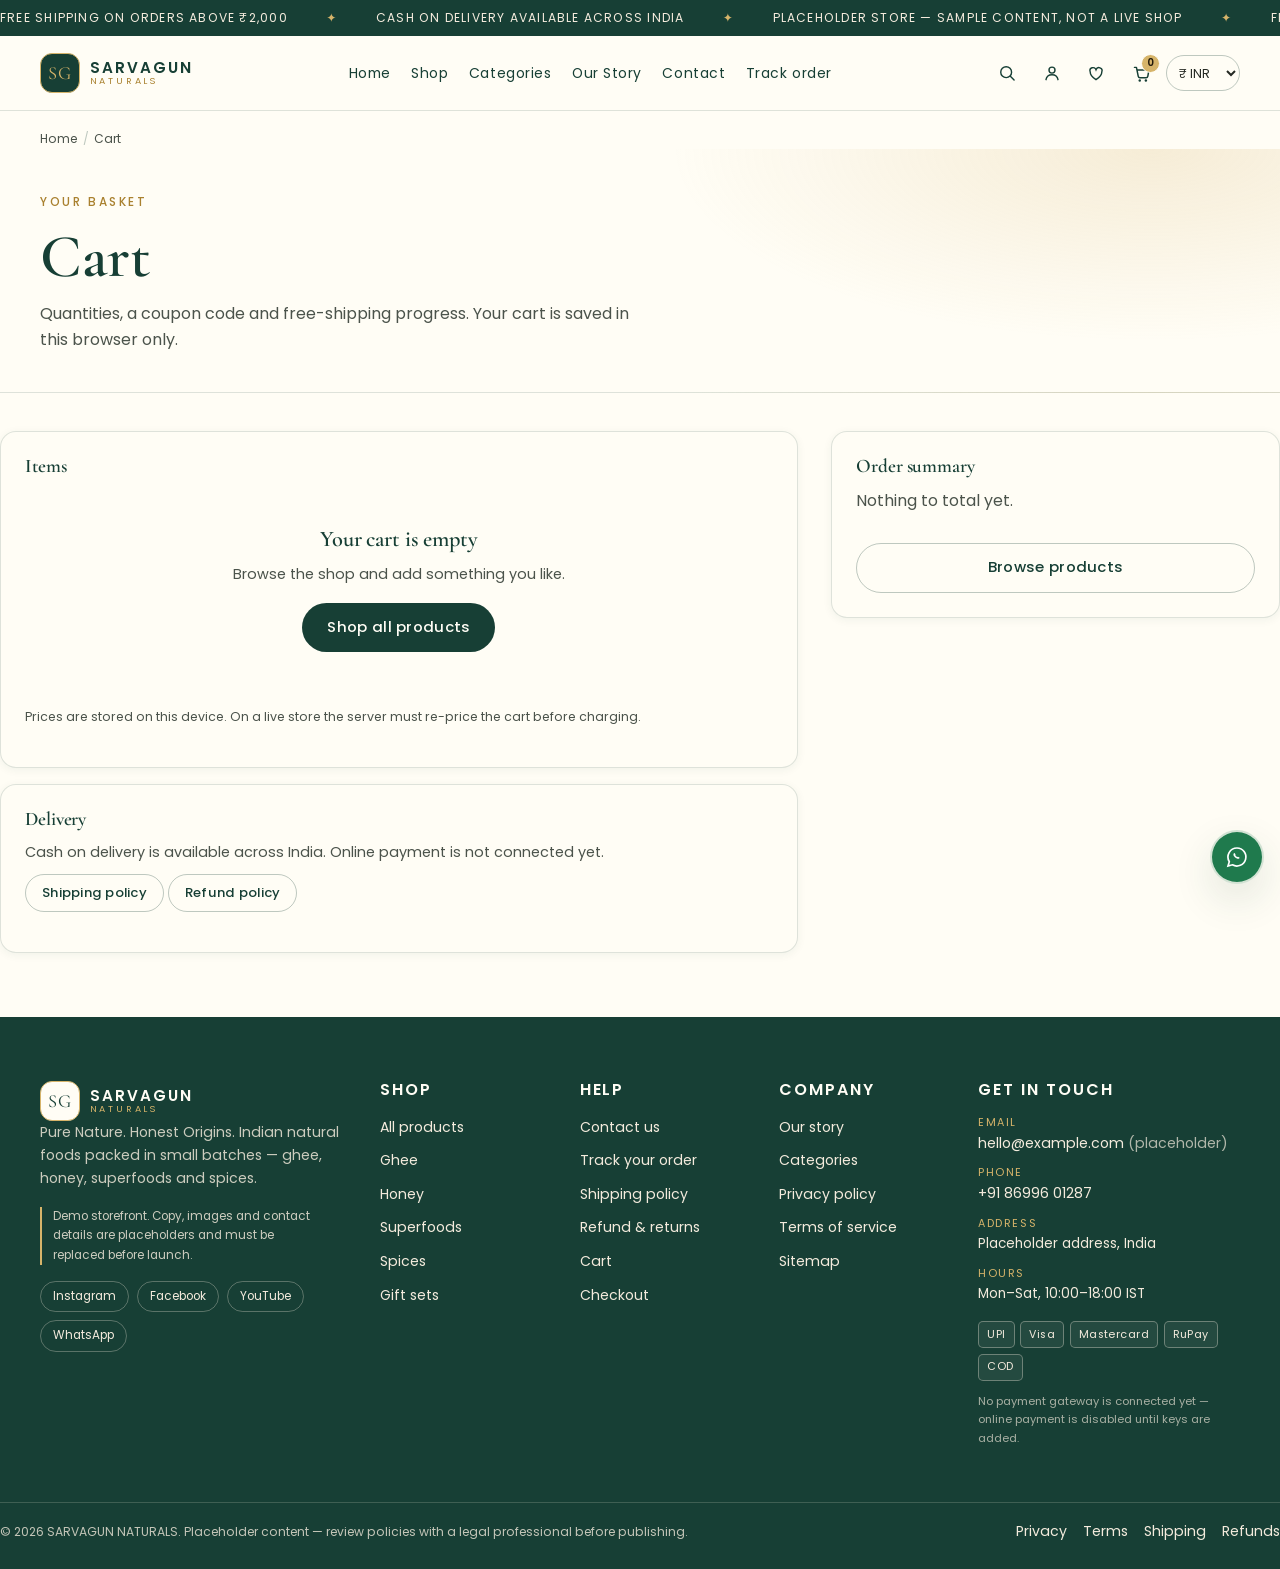
<file: bussiness/cart.html>
<!DOCTYPE html>
<html lang="en-IN">
<head>
<meta charset="utf-8">
<meta name="viewport" content="width=device-width, initial-scale=1">
<script>document.documentElement.className += " js";</script>
<title>Your cart | SARVAGUN NATURALS</title>
<meta name="description" content="Review your cart, change quantities, apply a coupon and see free-shipping progress. Your basket is stored in your own browser only.">
<link rel="canonical" href="https://sarvagunnaturals.example/cart.html">
<meta name="theme-color" content="#173F35">
<meta property="og:type" content="website">
<meta property="og:site_name" content="SARVAGUN NATURALS">
<meta property="og:title" content="Your cart | SARVAGUN NATURALS">
<meta property="og:description" content="Review your cart, change quantities, apply a coupon and see free-shipping progress. Your basket is stored in your own browser only.">
<meta property="og:url" content="https://sarvagunnaturals.example/cart.html">
<meta property="og:image" content="https://placehold.co/1200x630/173F35/F4EBDD?text=SARVAGUN+NATURALS">
<meta name="twitter:card" content="summary_large_image">
<meta name="twitter:title" content="Your cart | SARVAGUN NATURALS">
<meta name="twitter:description" content="Review your cart, change quantities, apply a coupon and see free-shipping progress. Your basket is stored in your own browser only.">
<meta name="twitter:image" content="https://placehold.co/1200x630/173F35/F4EBDD?text=SARVAGUN+NATURALS">
<link rel="preconnect" href="https://fonts.googleapis.com">
<link rel="preconnect" href="https://fonts.gstatic.com" crossorigin>
<link href="https://fonts.googleapis.com/css2?family=Cormorant+Garamond:wght@500;600;700&family=Poppins:wght@300;400;500;600&display=swap" rel="stylesheet">
<link rel="stylesheet" href="css/style.css">
<link rel="stylesheet" href="css/animations.css">
<link rel="stylesheet" href="css/responsive.css">
<link rel="icon" href="data:image/svg+xml,%3Csvg xmlns='http://www.w3.org/2000/svg' viewBox='0 0 64 64'%3E%3Crect width='64' height='64' rx='14' fill='%23173F35'/%3E%3Ctext x='32' y='42' font-family='Georgia,serif' font-size='26' fill='%23D6B46A' text-anchor='middle'%3ESG%3C/text%3E%3C/svg%3E">
<script type="application/ld+json">
{
  "@context": "https://schema.org",
  "@type": "BreadcrumbList",
  "itemListElement": [
    {
      "@type": "ListItem",
      "position": 1,
      "name": "Home",
      "item": "https://sarvagunnaturals.example/index.html"
    },
    {
      "@type": "ListItem",
      "position": 2,
      "name": "Cart",
      "item": "https://sarvagunnaturals.example/cart.html"
    }
  ]
}
</script>

</head>
<body class="page">
<a class="skip-link" href="#main">Skip to main content</a>

<div class="announce" role="region" aria-label="Store announcements">
  <div class="announce__track" aria-hidden="false">
    <span>Free shipping on orders above &#8377;2,000</span>
    <span aria-hidden="true">&#10022;</span>
    <span>Cash on Delivery available across India</span>
    <span aria-hidden="true">&#10022;</span>
    <span>Placeholder store &mdash; sample content, not a live shop</span>
    <span aria-hidden="true">&#10022;</span>
    <span>Free shipping on orders above &#8377;2,000</span>
    <span aria-hidden="true">&#10022;</span>
    <span>Cash on Delivery available across India</span>
    <span aria-hidden="true">&#10022;</span>
    <span>Placeholder store &mdash; sample content, not a live shop</span>
    <span aria-hidden="true">&#10022;</span>
  </div>
</div>

<header class="site-header" id="siteHeader">
  <div class="container header__inner">
    <button class="icon-btn nav-toggle" type="button" data-nav-toggle
            aria-label="Open menu" aria-expanded="false" aria-controls="mobileNav">
      <span class="burger" aria-hidden="true"></span>
    </button>

    <a class="logo" href="index.html" aria-label="SARVAGUN NATURALS home">
      <span class="logo__mark" aria-hidden="true">SG</span>
      <span class="logo__text">SARVAGUN<span>NATURALS</span></span>
    </a>

    <nav class="primary-nav" aria-label="Primary">
      <ul>
            <li><a href="index.html">Home</a></li>
            <li><a href="shop.html">Shop</a></li>
            <li><a href="categories.html">Categories</a></li>
            <li><a href="about.html">Our Story</a></li>
            <li><a href="contact.html">Contact</a></li>
            <li><a href="track-order.html">Track order</a></li>
      </ul>
    </nav>

    <div class="header__actions">
      <button class="icon-btn" type="button" data-search-toggle aria-expanded="false" aria-controls="searchBar" aria-label="Search products">
        <svg viewBox="0 0 24 24" width="20" height="20" aria-hidden="true"><circle cx="11" cy="11" r="6.5" fill="none" stroke="currentColor" stroke-width="1.7"/><path d="m16 16 4.5 4.5" stroke="currentColor" stroke-width="1.7" stroke-linecap="round"/></svg>
      </button>
      <a class="icon-btn" href="track-order.html" aria-label="Account and order tracking">
        <svg viewBox="0 0 24 24" width="20" height="20" aria-hidden="true"><circle cx="12" cy="8.5" r="3.6" fill="none" stroke="currentColor" stroke-width="1.7"/><path d="M4.8 20c.6-3.9 3.6-6 7.2-6s6.6 2.1 7.2 6" fill="none" stroke="currentColor" stroke-width="1.7" stroke-linecap="round"/></svg>
      </a>
      <button class="icon-btn icon-btn--wish" type="button" data-wishlist-open aria-label="Wishlist">
        <svg viewBox="0 0 24 24" width="20" height="20" aria-hidden="true"><path d="M12 20s-7-4.35-7-9.5A3.5 3.5 0 0 1 12 8a3.5 3.5 0 0 1 7 2.5C19 15.65 12 20 12 20Z" fill="none" stroke="currentColor" stroke-width="1.7"/></svg>
        <span class="badge-dot" data-wishlist-count hidden>0</span>
      </button>
      <button class="icon-btn icon-btn--cart" type="button" data-cart-open aria-label="Open cart">
        <svg viewBox="0 0 24 24" width="21" height="21" aria-hidden="true"><path d="M4 5h2.2l2.1 10.2a2 2 0 0 0 2 1.6h6.9a2 2 0 0 0 2-1.55L20.5 8H7" fill="none" stroke="currentColor" stroke-width="1.7" stroke-linecap="round" stroke-linejoin="round"/><circle cx="10" cy="20" r="1.4" fill="currentColor"/><circle cx="17" cy="20" r="1.4" fill="currentColor"/></svg>
        <span class="badge-count" data-cart-count>0</span>
      </button>
      <div class="currency">
        <label class="visually-hidden" for="currencySelect">Display currency</label>
        <select id="currencySelect" data-currency>
          <option value="INR">&#8377; INR</option>
          <option value="USD">$ USD</option>
          <option value="GBP">&pound; GBP</option>
          <option value="EUR">&euro; EUR</option>
          <option value="AED">AED</option>
          <option value="SAR">SAR</option>
        </select>
      </div>
    </div>
  </div>

  <div class="search-bar" id="searchBar" hidden>
    <form class="container search-bar__form" action="shop.html" method="get" role="search">
      <label class="visually-hidden" for="headerSearch">Search products</label>
      <input id="headerSearch" type="search" name="q" placeholder="Search ghee, honey, spices&hellip;">
      <button class="btn btn--primary" type="submit">Search</button>
    </form>
    <p class="search-bar__note container">Search runs on the shop page. Displayed prices are in INR; other currencies use a live exchange rate.</p>
  </div>

  <nav class="mobile-nav" id="mobileNav" aria-label="Mobile" hidden>
    <ul>
            <li><a href="index.html">Home</a></li>
            <li><a href="shop.html">Shop</a></li>
            <li><a href="categories.html">Categories</a></li>
            <li><a href="about.html">Our Story</a></li>
            <li><a href="contact.html">Contact</a></li>
            <li><a href="track-order.html">Track order</a></li>
      <li><a href="cart.html">Cart</a></li>
      <li><button class="mobile-nav__btn" type="button" data-wishlist-open>Wishlist</button></li>
    </ul>
    <label class="field-label" for="currencySelectMobile" style="margin-top:1rem">Display currency</label>
    <select id="currencySelectMobile" data-currency>
      <option value="INR">&#8377; INR</option>
      <option value="USD">$ USD</option>
      <option value="GBP">&pound; GBP</option>
      <option value="EUR">&euro; EUR</option>
      <option value="AED">AED</option>
      <option value="SAR">SAR</option>
    </select>
    <p class="mobile-nav__note">Prices are charged in INR. Cash on Delivery available.</p>
  </nav>
</header>

<main id="main">

<nav class="breadcrumbs container" aria-label="Breadcrumb"><ol><li><a href="index.html">Home</a></li><li aria-current="page">Cart</li></ol></nav>
<section class="page-hero">
  <div class="container">
    <p class="eyebrow" data-reveal>Your basket</p>
    <h1 data-reveal data-delay="1">Cart</h1>
    <p class="page-hero__sub" data-reveal data-delay="2">Quantities, a coupon code and free-shipping progress. Your cart is saved in this browser only.</p>
  </div>
</section>

<section class="container cart-layout">
  <div>
    <div class="panel">
      <h2>Items</h2>
      <div data-cart-lines>
        <p class="muted">Loading your cart&hellip;</p>
      </div>
      <p class="form-note" style="margin-top:1rem">Prices are stored on this device. On a live store the server must re-price the cart before charging.</p>
    </div>
    <div class="panel">
      <h2>Delivery</h2>
      <p class="muted" style="font-size:.9rem;margin-bottom:.6rem">Cash on delivery is available across India. Online payment is not connected yet.</p>
      <p><a class="btn btn--outline btn--sm" href="shipping-policy.html">Shipping policy</a>
         <a class="btn btn--outline btn--sm" href="refund-policy.html">Refund policy</a></p>
    </div>
  </div>

  <aside class="panel summary" aria-label="Order summary">
    <div data-cart-summary>
      <p class="muted">Loading summary&hellip;</p>
    </div>
  </aside>
</section>

</main>

<footer class="site-footer">
  <div class="container footer__grid">
    <div class="footer__brand">
      <a class="logo logo--footer" href="index.html">
        <span class="logo__mark" aria-hidden="true">SG</span>
        <span class="logo__text">SARVAGUN<span>NATURALS</span></span>
      </a>
      <p>Pure Nature. Honest Origins. Indian natural foods packed in small batches &mdash; ghee, honey, superfoods and spices.</p>
      <p class="footer__disclaimer">Demo storefront. Copy, images and contact details are placeholders and must be replaced before launch.</p>
      <ul class="social" aria-label="Social links">
        <li><a href="https://www.instagram.com/mr_jeetgill_75/?utm_source=ig_web_button_share_sheet" target="_blank" rel="noopener noreferrer" aria-label="Instagram">Instagram</a></li>
        <li><a href="#" data-placeholder-link aria-label="Facebook (link not set yet)">Facebook</a></li>
        <li><a href="#" data-placeholder-link aria-label="YouTube (link not set yet)">YouTube</a></li>
        <li><a href="https://wa.me/6284859751" aria-label="WhatsApp">WhatsApp</a></li>
      </ul>
    </div>

    <nav class="footer__col" aria-label="Shop">
      <h2>Shop</h2>
      <ul>
        <li><a href="shop.html">All products</a></li>
        <li><a href="shop.html?cat=ghee">Ghee</a></li>
        <li><a href="shop.html?cat=honey">Honey</a></li>
        <li><a href="shop.html?cat=superfoods">Superfoods</a></li>
        <li><a href="shop.html?cat=spices">Spices</a></li>
        <li><a href="shop.html?cat=gifts">Gift sets</a></li>
      </ul>
    </nav>

    <nav class="footer__col" aria-label="Help">
      <h2>Help</h2>
      <ul>
        <li><a href="contact.html">Contact us</a></li>
        <li><a href="track-order.html">Track your order</a></li>
        <li><a href="shipping-policy.html">Shipping policy</a></li>
        <li><a href="refund-policy.html">Refund &amp; returns</a></li>
        <li><a href="cart.html">Cart</a></li>
        <li><a href="checkout.html">Checkout</a></li>
      </ul>
    </nav>

    <nav class="footer__col" aria-label="Company">
      <h2>Company</h2>
      <ul>
        <li><a href="about.html">Our story</a></li>
        <li><a href="categories.html">Categories</a></li>
        <li><a href="privacy-policy.html">Privacy policy</a></li>
        <li><a href="terms.html">Terms of service</a></li>
        <li><a href="sitemap.xml">Sitemap</a></li>
      </ul>
    </nav>

    <div class="footer__contact">
      <h2>Get in touch</h2>
      <ul class="footer__contact-list">
        <li><span>Email</span><a href="mailto:hello@example.com">hello@example.com <em>(placeholder)</em></a></li>
        <li><span>Phone</span><a href="tel:+918699601287">+91 86996 01287</a></li>
        <li><span>Address</span>Placeholder address, India</li>
        <li><span>Hours</span>Mon&ndash;Sat, 10:00&ndash;18:00 IST</li>
      </ul>
      <div class="pay-icons" aria-label="Payment methods accepted">
        <span>UPI</span><span>Visa</span><span>Mastercard</span><span>RuPay</span><span>COD</span>
      </div>
      <p class="footer__small">No payment gateway is connected yet &mdash; online payment is disabled until keys are added.</p>
    </div>
  </div>

  <div class="container footer__bottom">
    <p>&copy; <span data-year>2025</span> SARVAGUN NATURALS. Placeholder content &mdash; review policies with a legal professional before publishing.</p>
    <ul>
      <li><a href="privacy-policy.html">Privacy</a></li>
      <li><a href="terms.html">Terms</a></li>
      <li><a href="shipping-policy.html">Shipping</a></li>
      <li><a href="refund-policy.html">Refunds</a></li>
    </ul>
  </div>
</footer>

<!-- cart drawer (shared markup, rendered by js/cart.js) -->
<aside class="cart-drawer" id="cartDrawer" role="dialog" aria-modal="true" aria-labelledby="cartDrawerTitle" aria-hidden="true">
  <div class="cart-drawer__head">
    <h2 id="cartDrawerTitle">Your cart</h2>
    <button class="icon-btn" type="button" data-cart-close aria-label="Close cart">
      <svg viewBox="0 0 24 24" width="20" height="20" aria-hidden="true"><path d="m6 6 12 12M18 6 6 18" stroke="currentColor" stroke-width="1.8" stroke-linecap="round"/></svg>
    </button>
  </div>
  <div class="cart-drawer__body" data-cart-drawer-items></div>
  <div class="cart-drawer__foot" data-cart-drawer-foot></div>
</aside>

<div class="overlay" data-overlay hidden></div>

<div class="toasts" id="toasts" role="status" aria-live="polite" aria-atomic="false"></div>

<a class="wa-float" href="https://wa.me/6284859751?text=Hello%20SARVAGUN%20NATURALS"
   aria-label="Chat on WhatsApp">
  <svg viewBox="0 0 24 24" width="24" height="24" aria-hidden="true"><path d="M12 3a9 9 0 0 0-7.7 13.7L3 21l4.4-1.2A9 9 0 1 0 12 3Z" fill="none" stroke="currentColor" stroke-width="1.7"/><path d="M8.7 8.4c-.3.7-.5 1.9.6 3.2 1.1 1.4 2.4 2 3.2 2.2.8.2 1.6-.1 1.9-.6l.3-.5-1.7-1-.5.4c-.6-.2-1.7-.8-2.3-2l.4-.6-1-1.6Z" fill="currentColor"/></svg>
  <span class="visually-hidden">WhatsApp</span>
</a>

<button class="to-top" type="button" data-to-top aria-label="Back to top">
  <svg viewBox="0 0 24 24" width="20" height="20" aria-hidden="true"><path d="m6 14 6-6 6 6" fill="none" stroke="currentColor" stroke-width="1.8" stroke-linecap="round" stroke-linejoin="round"/></svg>
</button>

<script src="js/main.js" defer></script>
<script src="js/cart.js" defer></script>

</body>
</html>
</file>
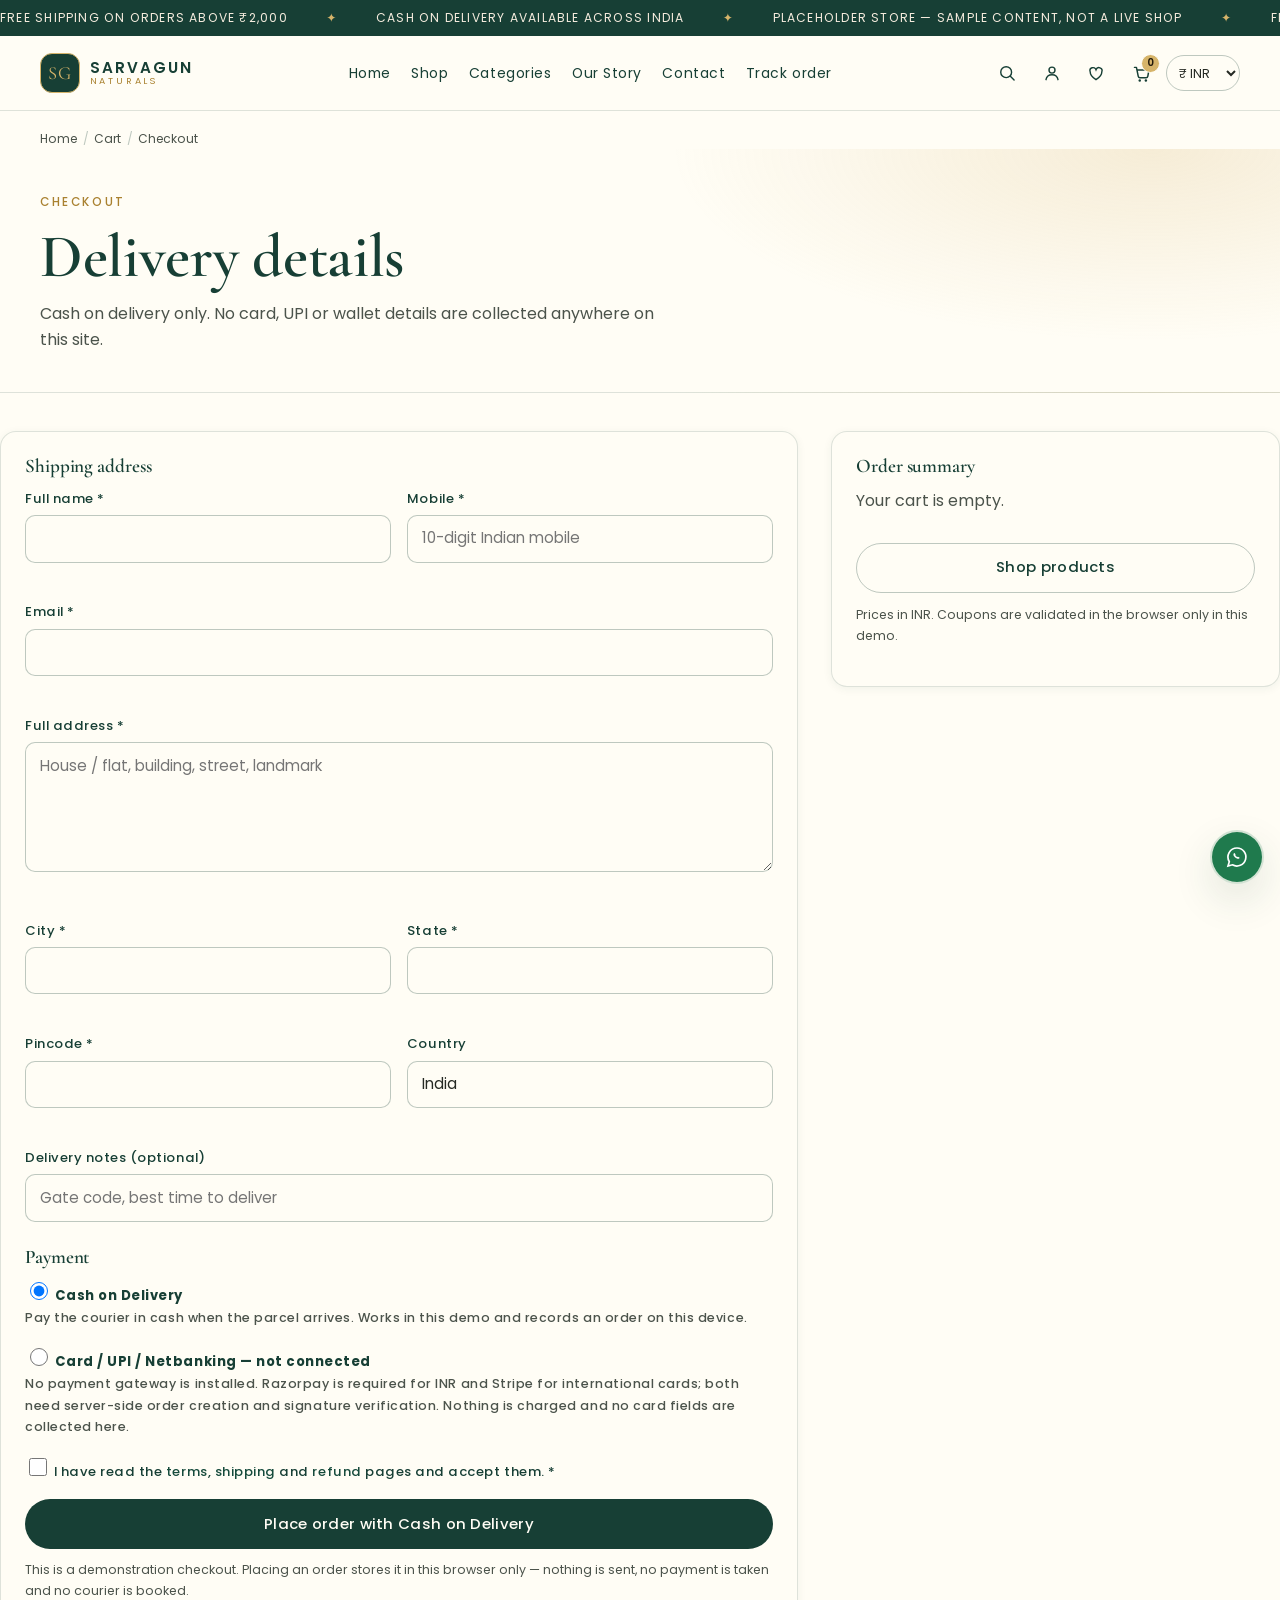
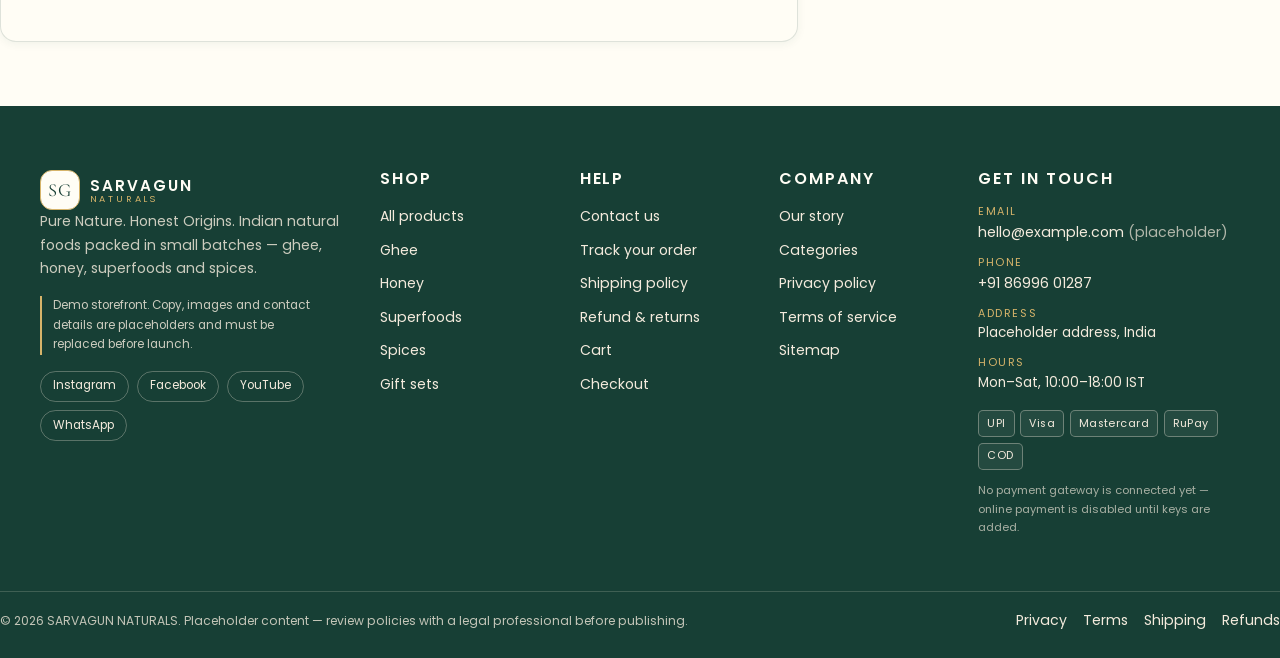
<file: bussiness/checkout.html>
<!DOCTYPE html>
<html lang="en-IN">
<head>
<meta charset="utf-8">
<meta name="viewport" content="width=device-width, initial-scale=1">
<script>document.documentElement.className += " js";</script>
<title>Checkout | SARVAGUN NATURALS</title>
<meta name="description" content="Cash on delivery checkout with address validation and an order summary. Online payment is not connected and no card details are collected.">
<link rel="canonical" href="https://sarvagunnaturals.example/checkout.html">
<meta name="theme-color" content="#173F35">
<meta property="og:type" content="website">
<meta property="og:site_name" content="SARVAGUN NATURALS">
<meta property="og:title" content="Checkout | SARVAGUN NATURALS">
<meta property="og:description" content="Cash on delivery checkout with address validation and an order summary. Online payment is not connected and no card details are collected.">
<meta property="og:url" content="https://sarvagunnaturals.example/checkout.html">
<meta property="og:image" content="https://placehold.co/1200x630/173F35/F4EBDD?text=SARVAGUN+NATURALS">
<meta name="twitter:card" content="summary_large_image">
<meta name="twitter:title" content="Checkout | SARVAGUN NATURALS">
<meta name="twitter:description" content="Cash on delivery checkout with address validation and an order summary. Online payment is not connected and no card details are collected.">
<meta name="twitter:image" content="https://placehold.co/1200x630/173F35/F4EBDD?text=SARVAGUN+NATURALS">
<link rel="preconnect" href="https://fonts.googleapis.com">
<link rel="preconnect" href="https://fonts.gstatic.com" crossorigin>
<link href="https://fonts.googleapis.com/css2?family=Cormorant+Garamond:wght@500;600;700&family=Poppins:wght@300;400;500;600&display=swap" rel="stylesheet">
<link rel="stylesheet" href="css/style.css">
<link rel="stylesheet" href="css/animations.css">
<link rel="stylesheet" href="css/responsive.css">
<link rel="icon" href="data:image/svg+xml,%3Csvg xmlns='http://www.w3.org/2000/svg' viewBox='0 0 64 64'%3E%3Crect width='64' height='64' rx='14' fill='%23173F35'/%3E%3Ctext x='32' y='42' font-family='Georgia,serif' font-size='26' fill='%23D6B46A' text-anchor='middle'%3ESG%3C/text%3E%3C/svg%3E">
<script type="application/ld+json">
{
  "@context": "https://schema.org",
  "@type": "BreadcrumbList",
  "itemListElement": [
    {
      "@type": "ListItem",
      "position": 1,
      "name": "Home",
      "item": "https://sarvagunnaturals.example/index.html"
    },
    {
      "@type": "ListItem",
      "position": 2,
      "name": "Cart",
      "item": "https://sarvagunnaturals.example/cart.html"
    },
    {
      "@type": "ListItem",
      "position": 3,
      "name": "Checkout",
      "item": "https://sarvagunnaturals.example/checkout.html"
    }
  ]
}
</script>

</head>
<body class="page">
<a class="skip-link" href="#main">Skip to main content</a>

<div class="announce" role="region" aria-label="Store announcements">
  <div class="announce__track" aria-hidden="false">
    <span>Free shipping on orders above &#8377;2,000</span>
    <span aria-hidden="true">&#10022;</span>
    <span>Cash on Delivery available across India</span>
    <span aria-hidden="true">&#10022;</span>
    <span>Placeholder store &mdash; sample content, not a live shop</span>
    <span aria-hidden="true">&#10022;</span>
    <span>Free shipping on orders above &#8377;2,000</span>
    <span aria-hidden="true">&#10022;</span>
    <span>Cash on Delivery available across India</span>
    <span aria-hidden="true">&#10022;</span>
    <span>Placeholder store &mdash; sample content, not a live shop</span>
    <span aria-hidden="true">&#10022;</span>
  </div>
</div>

<header class="site-header" id="siteHeader">
  <div class="container header__inner">
    <button class="icon-btn nav-toggle" type="button" data-nav-toggle
            aria-label="Open menu" aria-expanded="false" aria-controls="mobileNav">
      <span class="burger" aria-hidden="true"></span>
    </button>

    <a class="logo" href="index.html" aria-label="SARVAGUN NATURALS home">
      <span class="logo__mark" aria-hidden="true">SG</span>
      <span class="logo__text">SARVAGUN<span>NATURALS</span></span>
    </a>

    <nav class="primary-nav" aria-label="Primary">
      <ul>
            <li><a href="index.html">Home</a></li>
            <li><a href="shop.html">Shop</a></li>
            <li><a href="categories.html">Categories</a></li>
            <li><a href="about.html">Our Story</a></li>
            <li><a href="contact.html">Contact</a></li>
            <li><a href="track-order.html">Track order</a></li>
      </ul>
    </nav>

    <div class="header__actions">
      <button class="icon-btn" type="button" data-search-toggle aria-expanded="false" aria-controls="searchBar" aria-label="Search products">
        <svg viewBox="0 0 24 24" width="20" height="20" aria-hidden="true"><circle cx="11" cy="11" r="6.5" fill="none" stroke="currentColor" stroke-width="1.7"/><path d="m16 16 4.5 4.5" stroke="currentColor" stroke-width="1.7" stroke-linecap="round"/></svg>
      </button>
      <a class="icon-btn" href="track-order.html" aria-label="Account and order tracking">
        <svg viewBox="0 0 24 24" width="20" height="20" aria-hidden="true"><circle cx="12" cy="8.5" r="3.6" fill="none" stroke="currentColor" stroke-width="1.7"/><path d="M4.8 20c.6-3.9 3.6-6 7.2-6s6.6 2.1 7.2 6" fill="none" stroke="currentColor" stroke-width="1.7" stroke-linecap="round"/></svg>
      </a>
      <button class="icon-btn icon-btn--wish" type="button" data-wishlist-open aria-label="Wishlist">
        <svg viewBox="0 0 24 24" width="20" height="20" aria-hidden="true"><path d="M12 20s-7-4.35-7-9.5A3.5 3.5 0 0 1 12 8a3.5 3.5 0 0 1 7 2.5C19 15.65 12 20 12 20Z" fill="none" stroke="currentColor" stroke-width="1.7"/></svg>
        <span class="badge-dot" data-wishlist-count hidden>0</span>
      </button>
      <button class="icon-btn icon-btn--cart" type="button" data-cart-open aria-label="Open cart">
        <svg viewBox="0 0 24 24" width="21" height="21" aria-hidden="true"><path d="M4 5h2.2l2.1 10.2a2 2 0 0 0 2 1.6h6.9a2 2 0 0 0 2-1.55L20.5 8H7" fill="none" stroke="currentColor" stroke-width="1.7" stroke-linecap="round" stroke-linejoin="round"/><circle cx="10" cy="20" r="1.4" fill="currentColor"/><circle cx="17" cy="20" r="1.4" fill="currentColor"/></svg>
        <span class="badge-count" data-cart-count>0</span>
      </button>
      <div class="currency">
        <label class="visually-hidden" for="currencySelect">Display currency</label>
        <select id="currencySelect" data-currency>
          <option value="INR">&#8377; INR</option>
          <option value="USD">$ USD</option>
          <option value="GBP">&pound; GBP</option>
          <option value="EUR">&euro; EUR</option>
          <option value="AED">AED</option>
          <option value="SAR">SAR</option>
        </select>
      </div>
    </div>
  </div>

  <div class="search-bar" id="searchBar" hidden>
    <form class="container search-bar__form" action="shop.html" method="get" role="search">
      <label class="visually-hidden" for="headerSearch">Search products</label>
      <input id="headerSearch" type="search" name="q" placeholder="Search ghee, honey, spices&hellip;">
      <button class="btn btn--primary" type="submit">Search</button>
    </form>
    <p class="search-bar__note container">Search runs on the shop page. Displayed prices are in INR; other currencies use a live exchange rate.</p>
  </div>

  <nav class="mobile-nav" id="mobileNav" aria-label="Mobile" hidden>
    <ul>
            <li><a href="index.html">Home</a></li>
            <li><a href="shop.html">Shop</a></li>
            <li><a href="categories.html">Categories</a></li>
            <li><a href="about.html">Our Story</a></li>
            <li><a href="contact.html">Contact</a></li>
            <li><a href="track-order.html">Track order</a></li>
      <li><a href="cart.html">Cart</a></li>
      <li><button class="mobile-nav__btn" type="button" data-wishlist-open>Wishlist</button></li>
    </ul>
    <label class="field-label" for="currencySelectMobile" style="margin-top:1rem">Display currency</label>
    <select id="currencySelectMobile" data-currency>
      <option value="INR">&#8377; INR</option>
      <option value="USD">$ USD</option>
      <option value="GBP">&pound; GBP</option>
      <option value="EUR">&euro; EUR</option>
      <option value="AED">AED</option>
      <option value="SAR">SAR</option>
    </select>
    <p class="mobile-nav__note">Prices are charged in INR. Cash on Delivery available.</p>
  </nav>
</header>

<main id="main">

<nav class="breadcrumbs container" aria-label="Breadcrumb"><ol><li><a href="index.html">Home</a></li><li><a href="cart.html">Cart</a></li><li aria-current="page">Checkout</li></ol></nav>
<section class="page-hero">
  <div class="container">
    <p class="eyebrow" data-reveal>Checkout</p>
    <h1 data-reveal data-delay="1">Delivery details</h1>
    <p class="page-hero__sub" data-reveal data-delay="2">Cash on delivery only. No card, UPI or wallet details are collected anywhere on this site.</p>
  </div>
</section>

<section class="container cart-layout">
  <div>
    <div class="panel">
      <h2>Shipping address</h2>
      <form id="checkoutForm" novalidate>
        <div class="form-row" style="grid-template-columns:1fr 1fr">
          <div class="field">
            <label for="coName">Full name *</label>
            <input id="coName" name="name" type="text" autocomplete="name" required>
            <span class="field__error" role="alert"></span>
          </div>
          <div class="field">
            <label for="coPhone">Mobile *</label>
            <input id="coPhone" name="phone" type="tel" inputmode="numeric" autocomplete="tel" placeholder="10-digit Indian mobile" required>
            <span class="field__error" role="alert"></span>
          </div>
        </div>
        <div class="field">
          <label for="coEmail">Email *</label>
          <input id="coEmail" name="email" type="email" autocomplete="email" required>
          <span class="field__error" role="alert"></span>
        </div>
        <div class="field">
          <label for="coAddress">Full address *</label>
          <textarea id="coAddress" name="address" autocomplete="street-address" required placeholder="House / flat, building, street, landmark"></textarea>
          <span class="field__error" role="alert"></span>
        </div>
        <div class="form-row" style="grid-template-columns:1fr 1fr">
          <div class="field">
            <label for="coCity">City *</label>
            <input id="coCity" name="city" type="text" autocomplete="address-level2" required>
            <span class="field__error" role="alert"></span>
          </div>
          <div class="field">
            <label for="coState">State *</label>
            <input id="coState" name="state" type="text" autocomplete="address-level1" required>
            <span class="field__error" role="alert"></span>
          </div>
        </div>
        <div class="form-row" style="grid-template-columns:1fr 1fr">
          <div class="field">
            <label for="coPincode">Pincode *</label>
            <input id="coPincode" name="pincode" type="text" inputmode="numeric" maxlength="6" autocomplete="postal-code" required>
            <span class="field__error" role="alert"></span>
          </div>
          <div class="field">
            <label for="coCountry">Country</label>
            <input id="coCountry" name="country" type="text" value="India" readonly>
            <span class="field__error"></span>
          </div>
        </div>
        <div class="field">
          <label for="coNotes">Delivery notes (optional)</label>
          <input id="coNotes" name="notes" type="text" placeholder="Gate code, best time to deliver">
        </div>

        <h2 style="margin-top:1.6rem">Payment</h2>
        <div class="field">
          <label class="checkbox">
            <input type="radio" name="payment" value="cod" checked>
            <span><strong>Cash on Delivery</strong><br><span class="form-note">Pay the courier in cash when the parcel arrives. Works in this demo and records an order on this device.</span></span>
          </label>
        </div>
        <div class="field">
          <label class="checkbox">
            <input type="radio" name="payment" value="online" data-online-payment>
            <span><strong>Card / UPI / Netbanking &mdash; not connected</strong><br><span class="form-note">No payment gateway is installed. Razorpay is required for INR and Stripe for international cards; both need server-side order creation and signature verification. Nothing is charged and no card fields are collected here.</span></span>
          </label>
        </div>

        <div class="field">
          <label class="checkbox">
            <input type="checkbox" name="terms" required>
            <span>I have read the <a href="terms.html">terms</a>, <a href="shipping-policy.html">shipping</a> and <a href="refund-policy.html">refund</a> pages and accept them. *</span>
          </label>
        </div>

        <p class="notice" data-form-status hidden></p>
        <button class="btn btn--primary btn--block" type="submit">Place order with Cash on Delivery</button>
        <p class="form-note" style="margin-top:.7rem">This is a demonstration checkout. Placing an order stores it in this browser only &mdash; nothing is sent, no payment is taken and no courier is booked.</p>
      </form>
    </div>

    <div class="panel" id="orderConfirmation" hidden>
      <h2>Order recorded</h2>
      <p>Your order number is <strong data-order-number>&mdash;</strong>.</p>
      <p>Amount due: <strong data-order-total>&mdash;</strong></p>
      <p class="muted" style="font-size:.9rem">Keep this number. It is stored on this device only, so it cannot be looked up from another browser, and no email or SMS has been sent because no email or messaging service is connected.</p>
      <p><a class="btn btn--primary" data-order-track href="track-order.html">Track this order</a>
         <a class="btn btn--outline" href="shop.html">Continue shopping</a></p>
    </div>
  </div>

  <aside class="panel summary" aria-label="Order summary">
    <div data-checkout-summary>
      <p class="muted">Loading summary&hellip;</p>
    </div>
    <p class="form-note" style="margin-top:.8rem">Prices in INR. Coupons are validated in the browser only in this demo.</p>
  </aside>
</section>

</main>

<footer class="site-footer">
  <div class="container footer__grid">
    <div class="footer__brand">
      <a class="logo logo--footer" href="index.html">
        <span class="logo__mark" aria-hidden="true">SG</span>
        <span class="logo__text">SARVAGUN<span>NATURALS</span></span>
      </a>
      <p>Pure Nature. Honest Origins. Indian natural foods packed in small batches &mdash; ghee, honey, superfoods and spices.</p>
      <p class="footer__disclaimer">Demo storefront. Copy, images and contact details are placeholders and must be replaced before launch.</p>
      <ul class="social" aria-label="Social links">
        <li><a href="https://www.instagram.com/mr_jeetgill_75/?utm_source=ig_web_button_share_sheet" target="_blank" rel="noopener noreferrer" aria-label="Instagram">Instagram</a></li>
        <li><a href="#" data-placeholder-link aria-label="Facebook (link not set yet)">Facebook</a></li>
        <li><a href="#" data-placeholder-link aria-label="YouTube (link not set yet)">YouTube</a></li>
        <li><a href="https://wa.me/6284859751" aria-label="WhatsApp">WhatsApp</a></li>
      </ul>
    </div>

    <nav class="footer__col" aria-label="Shop">
      <h2>Shop</h2>
      <ul>
        <li><a href="shop.html">All products</a></li>
        <li><a href="shop.html?cat=ghee">Ghee</a></li>
        <li><a href="shop.html?cat=honey">Honey</a></li>
        <li><a href="shop.html?cat=superfoods">Superfoods</a></li>
        <li><a href="shop.html?cat=spices">Spices</a></li>
        <li><a href="shop.html?cat=gifts">Gift sets</a></li>
      </ul>
    </nav>

    <nav class="footer__col" aria-label="Help">
      <h2>Help</h2>
      <ul>
        <li><a href="contact.html">Contact us</a></li>
        <li><a href="track-order.html">Track your order</a></li>
        <li><a href="shipping-policy.html">Shipping policy</a></li>
        <li><a href="refund-policy.html">Refund &amp; returns</a></li>
        <li><a href="cart.html">Cart</a></li>
        <li><a href="checkout.html">Checkout</a></li>
      </ul>
    </nav>

    <nav class="footer__col" aria-label="Company">
      <h2>Company</h2>
      <ul>
        <li><a href="about.html">Our story</a></li>
        <li><a href="categories.html">Categories</a></li>
        <li><a href="privacy-policy.html">Privacy policy</a></li>
        <li><a href="terms.html">Terms of service</a></li>
        <li><a href="sitemap.xml">Sitemap</a></li>
      </ul>
    </nav>

    <div class="footer__contact">
      <h2>Get in touch</h2>
      <ul class="footer__contact-list">
        <li><span>Email</span><a href="mailto:hello@example.com">hello@example.com <em>(placeholder)</em></a></li>
        <li><span>Phone</span><a href="tel:+918699601287">+91 86996 01287</a></li>
        <li><span>Address</span>Placeholder address, India</li>
        <li><span>Hours</span>Mon&ndash;Sat, 10:00&ndash;18:00 IST</li>
      </ul>
      <div class="pay-icons" aria-label="Payment methods accepted">
        <span>UPI</span><span>Visa</span><span>Mastercard</span><span>RuPay</span><span>COD</span>
      </div>
      <p class="footer__small">No payment gateway is connected yet &mdash; online payment is disabled until keys are added.</p>
    </div>
  </div>

  <div class="container footer__bottom">
    <p>&copy; <span data-year>2025</span> SARVAGUN NATURALS. Placeholder content &mdash; review policies with a legal professional before publishing.</p>
    <ul>
      <li><a href="privacy-policy.html">Privacy</a></li>
      <li><a href="terms.html">Terms</a></li>
      <li><a href="shipping-policy.html">Shipping</a></li>
      <li><a href="refund-policy.html">Refunds</a></li>
    </ul>
  </div>
</footer>

<!-- cart drawer (shared markup, rendered by js/cart.js) -->
<aside class="cart-drawer" id="cartDrawer" role="dialog" aria-modal="true" aria-labelledby="cartDrawerTitle" aria-hidden="true">
  <div class="cart-drawer__head">
    <h2 id="cartDrawerTitle">Your cart</h2>
    <button class="icon-btn" type="button" data-cart-close aria-label="Close cart">
      <svg viewBox="0 0 24 24" width="20" height="20" aria-hidden="true"><path d="m6 6 12 12M18 6 6 18" stroke="currentColor" stroke-width="1.8" stroke-linecap="round"/></svg>
    </button>
  </div>
  <div class="cart-drawer__body" data-cart-drawer-items></div>
  <div class="cart-drawer__foot" data-cart-drawer-foot></div>
</aside>

<div class="overlay" data-overlay hidden></div>

<div class="toasts" id="toasts" role="status" aria-live="polite" aria-atomic="false"></div>

<a class="wa-float" href="https://wa.me/6284859751?text=Hello%20SARVAGUN%20NATURALS"
   aria-label="Chat on WhatsApp">
  <svg viewBox="0 0 24 24" width="24" height="24" aria-hidden="true"><path d="M12 3a9 9 0 0 0-7.7 13.7L3 21l4.4-1.2A9 9 0 1 0 12 3Z" fill="none" stroke="currentColor" stroke-width="1.7"/><path d="M8.7 8.4c-.3.7-.5 1.9.6 3.2 1.1 1.4 2.4 2 3.2 2.2.8.2 1.6-.1 1.9-.6l.3-.5-1.7-1-.5.4c-.6-.2-1.7-.8-2.3-2l.4-.6-1-1.6Z" fill="currentColor"/></svg>
  <span class="visually-hidden">WhatsApp</span>
</a>

<button class="to-top" type="button" data-to-top aria-label="Back to top">
  <svg viewBox="0 0 24 24" width="20" height="20" aria-hidden="true"><path d="m6 14 6-6 6 6" fill="none" stroke="currentColor" stroke-width="1.8" stroke-linecap="round" stroke-linejoin="round"/></svg>
</button>

<script src="js/main.js" defer></script>
<script src="js/cart.js" defer></script>

</body>
</html>
</file>
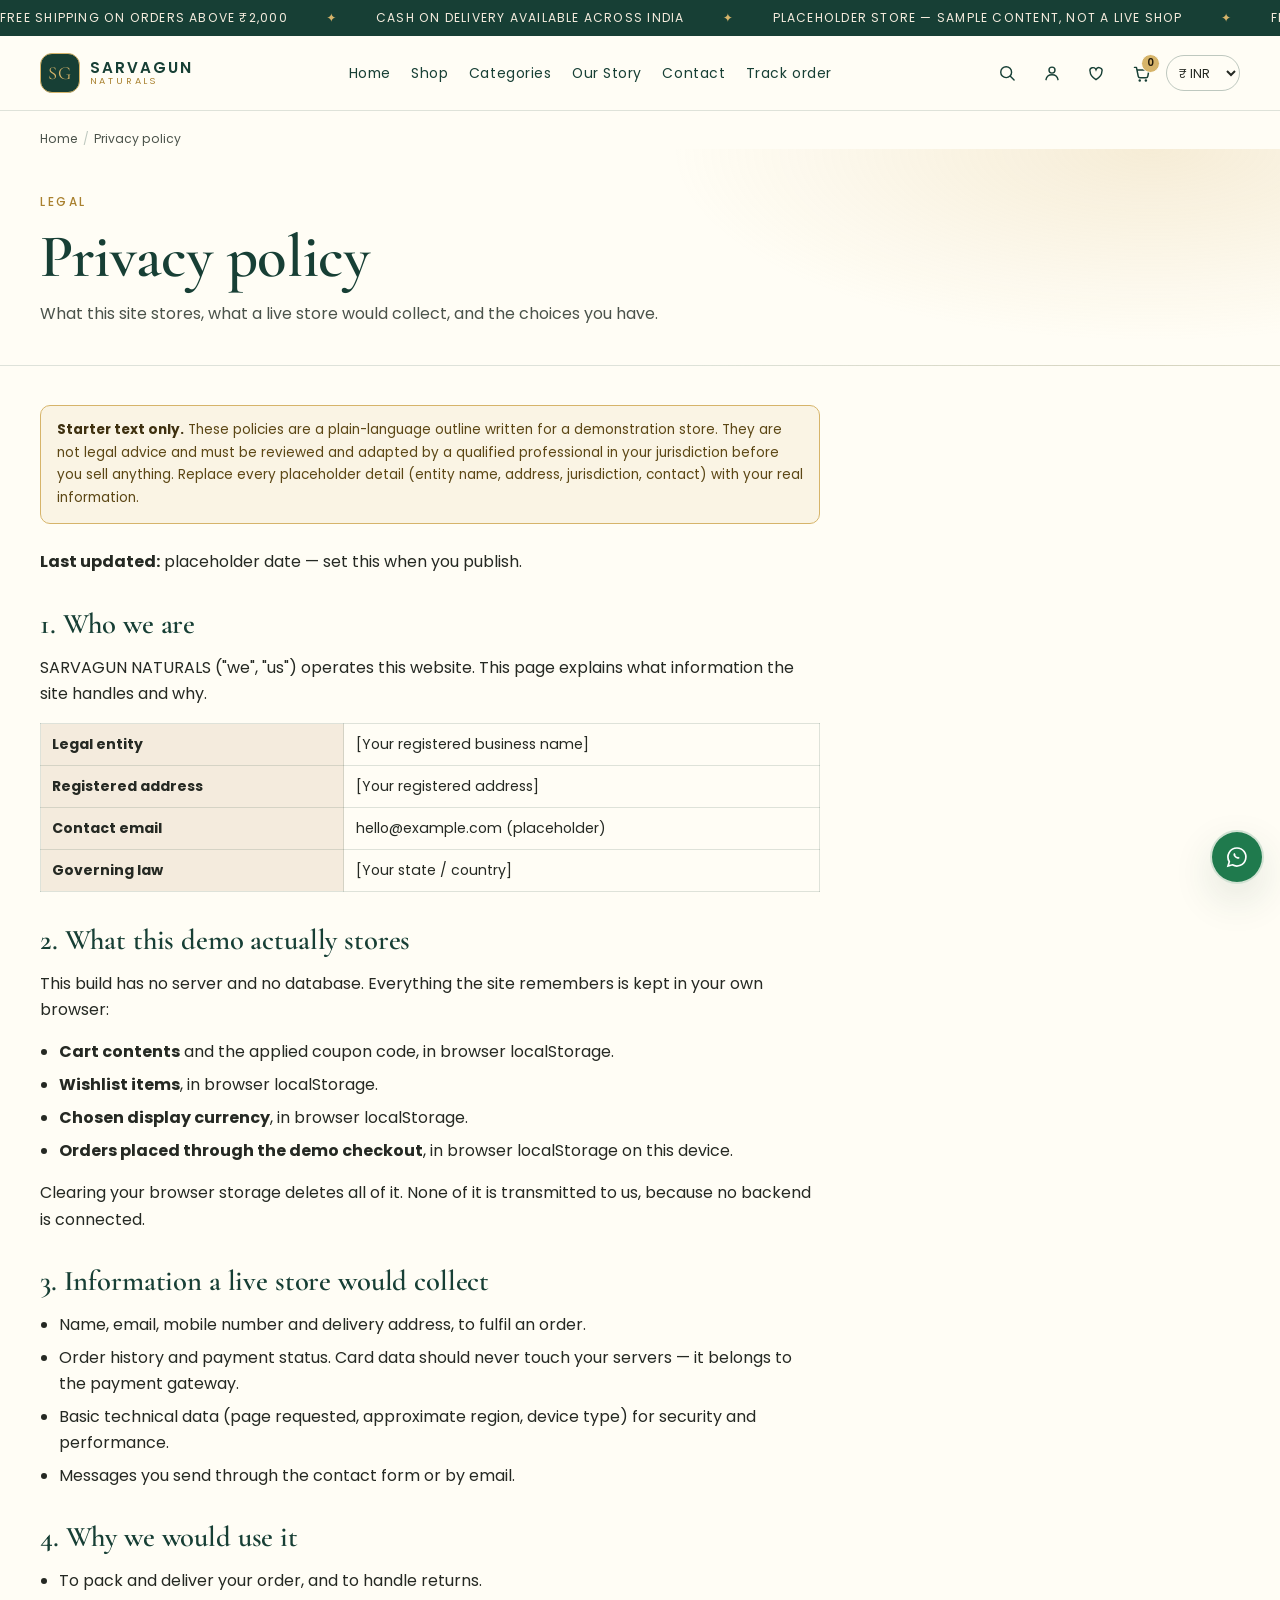
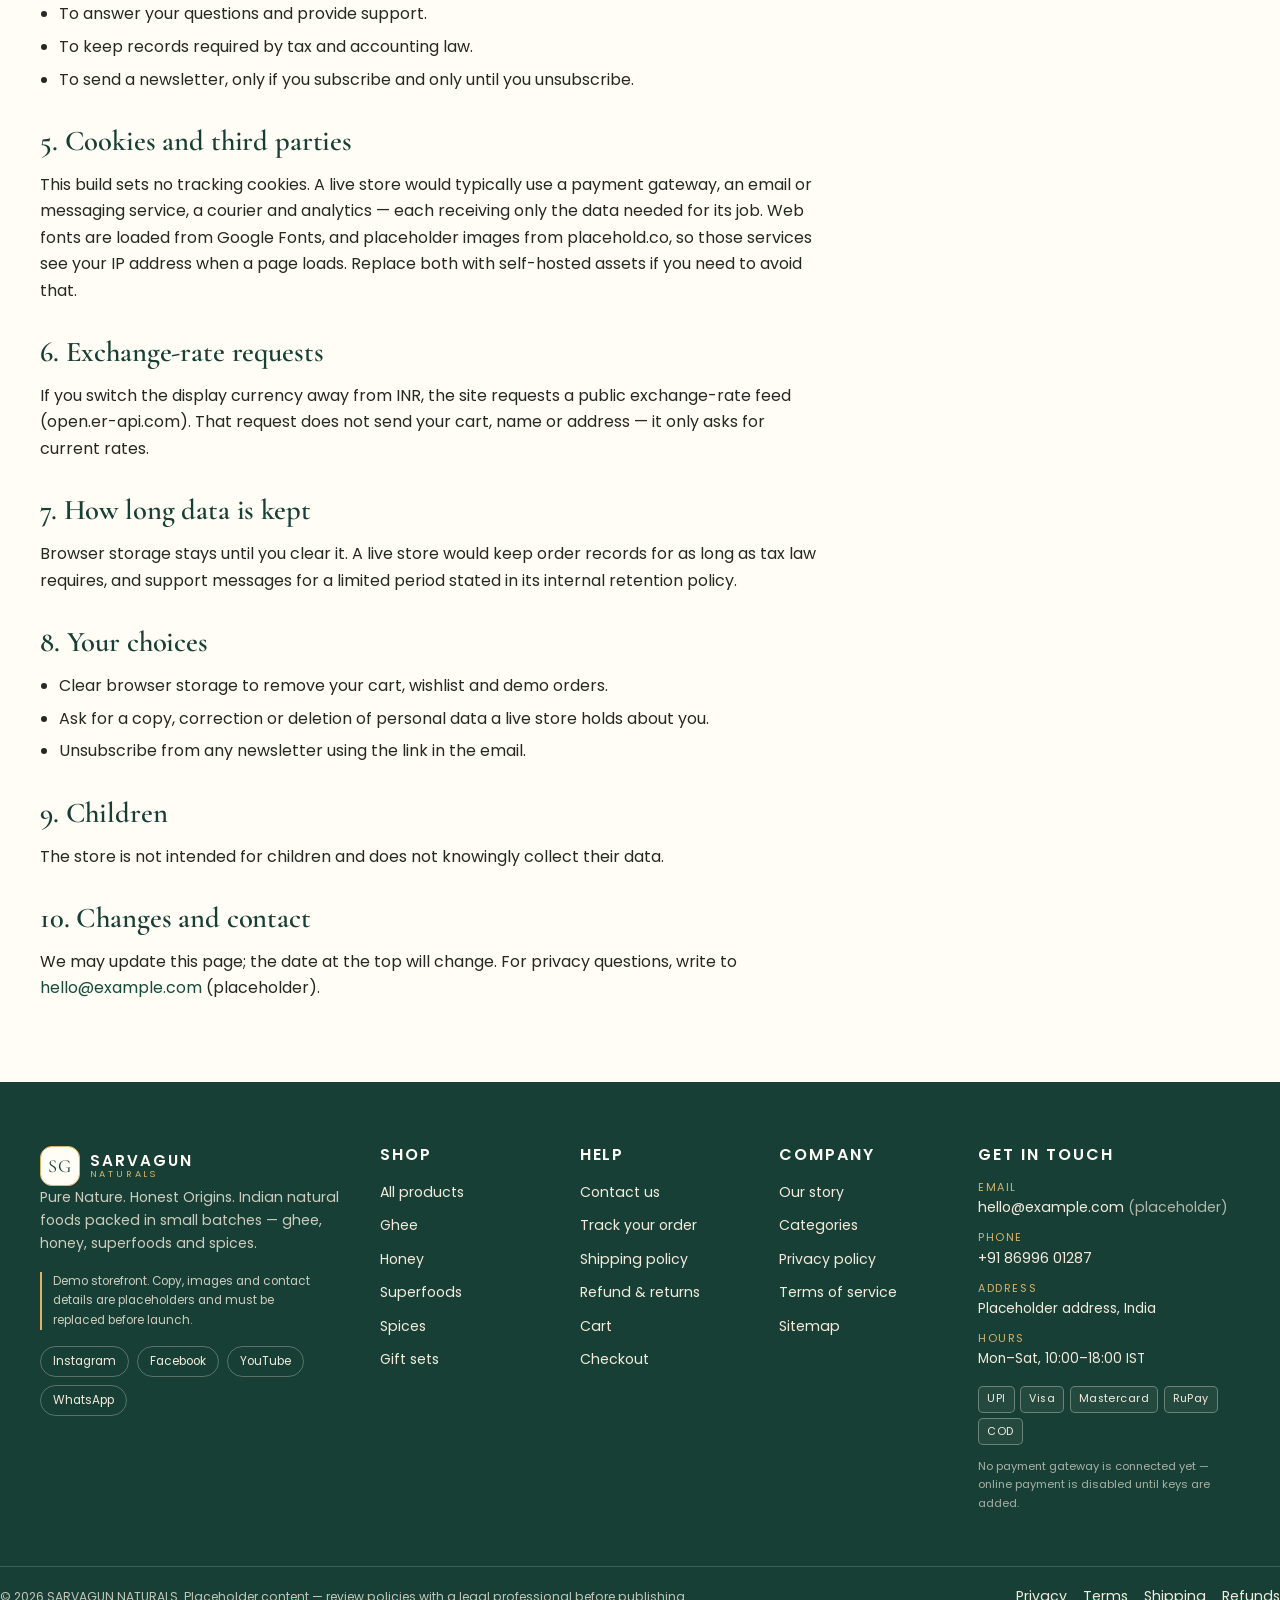
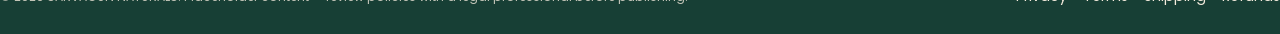
<file: bussiness/privacy-policy.html>
<!DOCTYPE html>
<html lang="en-IN">
<head>
<meta charset="utf-8">
<meta name="viewport" content="width=device-width, initial-scale=1">
<script>document.documentElement.className += " js";</script>
<title>Privacy policy | SARVAGUN NATURALS</title>
<meta name="description" content="What this site stores in your browser, what a live store would collect, and the choices you have. Starter text for legal review.">
<link rel="canonical" href="https://sarvagunnaturals.example/privacy-policy.html">
<meta name="theme-color" content="#173F35">
<meta property="og:type" content="website">
<meta property="og:site_name" content="SARVAGUN NATURALS">
<meta property="og:title" content="Privacy policy | SARVAGUN NATURALS">
<meta property="og:description" content="What this site stores in your browser, what a live store would collect, and the choices you have. Starter text for legal review.">
<meta property="og:url" content="https://sarvagunnaturals.example/privacy-policy.html">
<meta property="og:image" content="https://placehold.co/1200x630/173F35/F4EBDD?text=SARVAGUN+NATURALS">
<meta name="twitter:card" content="summary_large_image">
<meta name="twitter:title" content="Privacy policy | SARVAGUN NATURALS">
<meta name="twitter:description" content="What this site stores in your browser, what a live store would collect, and the choices you have. Starter text for legal review.">
<meta name="twitter:image" content="https://placehold.co/1200x630/173F35/F4EBDD?text=SARVAGUN+NATURALS">
<link rel="preconnect" href="https://fonts.googleapis.com">
<link rel="preconnect" href="https://fonts.gstatic.com" crossorigin>
<link href="https://fonts.googleapis.com/css2?family=Cormorant+Garamond:wght@500;600;700&family=Poppins:wght@300;400;500;600&display=swap" rel="stylesheet">
<link rel="stylesheet" href="css/style.css">
<link rel="stylesheet" href="css/animations.css">
<link rel="stylesheet" href="css/responsive.css">
<link rel="icon" href="data:image/svg+xml,%3Csvg xmlns='http://www.w3.org/2000/svg' viewBox='0 0 64 64'%3E%3Crect width='64' height='64' rx='14' fill='%23173F35'/%3E%3Ctext x='32' y='42' font-family='Georgia,serif' font-size='26' fill='%23D6B46A' text-anchor='middle'%3ESG%3C/text%3E%3C/svg%3E">
<script type="application/ld+json">
{
  "@context": "https://schema.org",
  "@type": "BreadcrumbList",
  "itemListElement": [
    {
      "@type": "ListItem",
      "position": 1,
      "name": "Home",
      "item": "https://sarvagunnaturals.example/index.html"
    },
    {
      "@type": "ListItem",
      "position": 2,
      "name": "Privacy policy",
      "item": "https://sarvagunnaturals.example/privacy-policy.html"
    }
  ]
}
</script>

</head>
<body class="page">
<a class="skip-link" href="#main">Skip to main content</a>

<div class="announce" role="region" aria-label="Store announcements">
  <div class="announce__track" aria-hidden="false">
    <span>Free shipping on orders above &#8377;2,000</span>
    <span aria-hidden="true">&#10022;</span>
    <span>Cash on Delivery available across India</span>
    <span aria-hidden="true">&#10022;</span>
    <span>Placeholder store &mdash; sample content, not a live shop</span>
    <span aria-hidden="true">&#10022;</span>
    <span>Free shipping on orders above &#8377;2,000</span>
    <span aria-hidden="true">&#10022;</span>
    <span>Cash on Delivery available across India</span>
    <span aria-hidden="true">&#10022;</span>
    <span>Placeholder store &mdash; sample content, not a live shop</span>
    <span aria-hidden="true">&#10022;</span>
  </div>
</div>

<header class="site-header" id="siteHeader">
  <div class="container header__inner">
    <button class="icon-btn nav-toggle" type="button" data-nav-toggle
            aria-label="Open menu" aria-expanded="false" aria-controls="mobileNav">
      <span class="burger" aria-hidden="true"></span>
    </button>

    <a class="logo" href="index.html" aria-label="SARVAGUN NATURALS home">
      <span class="logo__mark" aria-hidden="true">SG</span>
      <span class="logo__text">SARVAGUN<span>NATURALS</span></span>
    </a>

    <nav class="primary-nav" aria-label="Primary">
      <ul>
            <li><a href="index.html">Home</a></li>
            <li><a href="shop.html">Shop</a></li>
            <li><a href="categories.html">Categories</a></li>
            <li><a href="about.html">Our Story</a></li>
            <li><a href="contact.html">Contact</a></li>
            <li><a href="track-order.html">Track order</a></li>
      </ul>
    </nav>

    <div class="header__actions">
      <button class="icon-btn" type="button" data-search-toggle aria-expanded="false" aria-controls="searchBar" aria-label="Search products">
        <svg viewBox="0 0 24 24" width="20" height="20" aria-hidden="true"><circle cx="11" cy="11" r="6.5" fill="none" stroke="currentColor" stroke-width="1.7"/><path d="m16 16 4.5 4.5" stroke="currentColor" stroke-width="1.7" stroke-linecap="round"/></svg>
      </button>
      <a class="icon-btn" href="track-order.html" aria-label="Account and order tracking">
        <svg viewBox="0 0 24 24" width="20" height="20" aria-hidden="true"><circle cx="12" cy="8.5" r="3.6" fill="none" stroke="currentColor" stroke-width="1.7"/><path d="M4.8 20c.6-3.9 3.6-6 7.2-6s6.6 2.1 7.2 6" fill="none" stroke="currentColor" stroke-width="1.7" stroke-linecap="round"/></svg>
      </a>
      <button class="icon-btn icon-btn--wish" type="button" data-wishlist-open aria-label="Wishlist">
        <svg viewBox="0 0 24 24" width="20" height="20" aria-hidden="true"><path d="M12 20s-7-4.35-7-9.5A3.5 3.5 0 0 1 12 8a3.5 3.5 0 0 1 7 2.5C19 15.65 12 20 12 20Z" fill="none" stroke="currentColor" stroke-width="1.7"/></svg>
        <span class="badge-dot" data-wishlist-count hidden>0</span>
      </button>
      <button class="icon-btn icon-btn--cart" type="button" data-cart-open aria-label="Open cart">
        <svg viewBox="0 0 24 24" width="21" height="21" aria-hidden="true"><path d="M4 5h2.2l2.1 10.2a2 2 0 0 0 2 1.6h6.9a2 2 0 0 0 2-1.55L20.5 8H7" fill="none" stroke="currentColor" stroke-width="1.7" stroke-linecap="round" stroke-linejoin="round"/><circle cx="10" cy="20" r="1.4" fill="currentColor"/><circle cx="17" cy="20" r="1.4" fill="currentColor"/></svg>
        <span class="badge-count" data-cart-count>0</span>
      </button>
      <div class="currency">
        <label class="visually-hidden" for="currencySelect">Display currency</label>
        <select id="currencySelect" data-currency>
          <option value="INR">&#8377; INR</option>
          <option value="USD">$ USD</option>
          <option value="GBP">&pound; GBP</option>
          <option value="EUR">&euro; EUR</option>
          <option value="AED">AED</option>
          <option value="SAR">SAR</option>
        </select>
      </div>
    </div>
  </div>

  <div class="search-bar" id="searchBar" hidden>
    <form class="container search-bar__form" action="shop.html" method="get" role="search">
      <label class="visually-hidden" for="headerSearch">Search products</label>
      <input id="headerSearch" type="search" name="q" placeholder="Search ghee, honey, spices&hellip;">
      <button class="btn btn--primary" type="submit">Search</button>
    </form>
    <p class="search-bar__note container">Search runs on the shop page. Displayed prices are in INR; other currencies use a live exchange rate.</p>
  </div>

  <nav class="mobile-nav" id="mobileNav" aria-label="Mobile" hidden>
    <ul>
            <li><a href="index.html">Home</a></li>
            <li><a href="shop.html">Shop</a></li>
            <li><a href="categories.html">Categories</a></li>
            <li><a href="about.html">Our Story</a></li>
            <li><a href="contact.html">Contact</a></li>
            <li><a href="track-order.html">Track order</a></li>
      <li><a href="cart.html">Cart</a></li>
      <li><button class="mobile-nav__btn" type="button" data-wishlist-open>Wishlist</button></li>
    </ul>
    <label class="field-label" for="currencySelectMobile" style="margin-top:1rem">Display currency</label>
    <select id="currencySelectMobile" data-currency>
      <option value="INR">&#8377; INR</option>
      <option value="USD">$ USD</option>
      <option value="GBP">&pound; GBP</option>
      <option value="EUR">&euro; EUR</option>
      <option value="AED">AED</option>
      <option value="SAR">SAR</option>
    </select>
    <p class="mobile-nav__note">Prices are charged in INR. Cash on Delivery available.</p>
  </nav>
</header>

<main id="main">

<nav class="breadcrumbs container" aria-label="Breadcrumb"><ol><li><a href="index.html">Home</a></li><li aria-current="page">Privacy policy</li></ol></nav>
<section class="page-hero">
  <div class="container">
    <p class="eyebrow" data-reveal>Legal</p>
    <h1 data-reveal data-delay="1">Privacy policy</h1>
    <p class="page-hero__sub" data-reveal data-delay="2">What this site stores, what a live store would collect, and the choices you have.</p>
  </div>
</section>
<section class="container">
  <div class="prose">
    <div class="notice" style="margin-bottom:1.6rem">
  <strong>Starter text only.</strong> These policies are a plain-language outline written for a demonstration store. They are not legal advice and must be reviewed and adapted by a qualified professional in your jurisdiction before you sell anything. Replace every placeholder detail (entity name, address, jurisdiction, contact) with your real information.
</div>
    
    <p><strong>Last updated:</strong> placeholder date &mdash; set this when you publish.</p>

    <h2>1. Who we are</h2>
    <p>SARVAGUN NATURALS ("we", "us") operates this website. This page explains what information the site handles and why.</p>
    <table>
  <caption class="visually-hidden">Placeholder company details</caption>
  <tr><th>Legal entity</th><td>[Your registered business name]</td></tr>
  <tr><th>Registered address</th><td>[Your registered address]</td></tr>
  <tr><th>Contact email</th><td>hello@example.com (placeholder)</td></tr>
  <tr><th>Governing law</th><td>[Your state / country]</td></tr>
</table>

    <h2>2. What this demo actually stores</h2>
    <p>This build has no server and no database. Everything the site remembers is kept in your own browser:</p>
    <ul>
      <li><strong>Cart contents</strong> and the applied coupon code, in browser localStorage.</li>
      <li><strong>Wishlist items</strong>, in browser localStorage.</li>
      <li><strong>Chosen display currency</strong>, in browser localStorage.</li>
      <li><strong>Orders placed through the demo checkout</strong>, in browser localStorage on this device.</li>
    </ul>
    <p>Clearing your browser storage deletes all of it. None of it is transmitted to us, because no backend is connected.</p>

    <h2>3. Information a live store would collect</h2>
    <ul>
      <li>Name, email, mobile number and delivery address, to fulfil an order.</li>
      <li>Order history and payment status. Card data should never touch your servers &mdash; it belongs to the payment gateway.</li>
      <li>Basic technical data (page requested, approximate region, device type) for security and performance.</li>
      <li>Messages you send through the contact form or by email.</li>
    </ul>

    <h2>4. Why we would use it</h2>
    <ul>
      <li>To pack and deliver your order, and to handle returns.</li>
      <li>To answer your questions and provide support.</li>
      <li>To keep records required by tax and accounting law.</li>
      <li>To send a newsletter, only if you subscribe and only until you unsubscribe.</li>
    </ul>

    <h2>5. Cookies and third parties</h2>
    <p>This build sets no tracking cookies. A live store would typically use a payment gateway, an email or messaging service, a courier and analytics &mdash; each receiving only the data needed for its job. Web fonts are loaded from Google Fonts, and placeholder images from placehold.co, so those services see your IP address when a page loads. Replace both with self-hosted assets if you need to avoid that.</p>

    <h2>6. Exchange-rate requests</h2>
    <p>If you switch the display currency away from INR, the site requests a public exchange-rate feed (open.er-api.com). That request does not send your cart, name or address &mdash; it only asks for current rates.</p>

    <h2>7. How long data is kept</h2>
    <p>Browser storage stays until you clear it. A live store would keep order records for as long as tax law requires, and support messages for a limited period stated in its internal retention policy.</p>

    <h2>8. Your choices</h2>
    <ul>
      <li>Clear browser storage to remove your cart, wishlist and demo orders.</li>
      <li>Ask for a copy, correction or deletion of personal data a live store holds about you.</li>
      <li>Unsubscribe from any newsletter using the link in the email.</li>
    </ul>

    <h2>9. Children</h2>
    <p>The store is not intended for children and does not knowingly collect their data.</p>

    <h2>10. Changes and contact</h2>
    <p>We may update this page; the date at the top will change. For privacy questions, write to <a href="mailto:hello@example.com">hello@example.com</a> (placeholder).</p>
    
  </div>
</section>

</main>

<footer class="site-footer">
  <div class="container footer__grid">
    <div class="footer__brand">
      <a class="logo logo--footer" href="index.html">
        <span class="logo__mark" aria-hidden="true">SG</span>
        <span class="logo__text">SARVAGUN<span>NATURALS</span></span>
      </a>
      <p>Pure Nature. Honest Origins. Indian natural foods packed in small batches &mdash; ghee, honey, superfoods and spices.</p>
      <p class="footer__disclaimer">Demo storefront. Copy, images and contact details are placeholders and must be replaced before launch.</p>
      <ul class="social" aria-label="Social links">
        <li><a href="https://www.instagram.com/mr_jeetgill_75/?utm_source=ig_web_button_share_sheet" target="_blank" rel="noopener noreferrer" aria-label="Instagram">Instagram</a></li>
        <li><a href="#" data-placeholder-link aria-label="Facebook (link not set yet)">Facebook</a></li>
        <li><a href="#" data-placeholder-link aria-label="YouTube (link not set yet)">YouTube</a></li>
        <li><a href="https://wa.me/6284859751" aria-label="WhatsApp">WhatsApp</a></li>
      </ul>
    </div>

    <nav class="footer__col" aria-label="Shop">
      <h2>Shop</h2>
      <ul>
        <li><a href="shop.html">All products</a></li>
        <li><a href="shop.html?cat=ghee">Ghee</a></li>
        <li><a href="shop.html?cat=honey">Honey</a></li>
        <li><a href="shop.html?cat=superfoods">Superfoods</a></li>
        <li><a href="shop.html?cat=spices">Spices</a></li>
        <li><a href="shop.html?cat=gifts">Gift sets</a></li>
      </ul>
    </nav>

    <nav class="footer__col" aria-label="Help">
      <h2>Help</h2>
      <ul>
        <li><a href="contact.html">Contact us</a></li>
        <li><a href="track-order.html">Track your order</a></li>
        <li><a href="shipping-policy.html">Shipping policy</a></li>
        <li><a href="refund-policy.html">Refund &amp; returns</a></li>
        <li><a href="cart.html">Cart</a></li>
        <li><a href="checkout.html">Checkout</a></li>
      </ul>
    </nav>

    <nav class="footer__col" aria-label="Company">
      <h2>Company</h2>
      <ul>
        <li><a href="about.html">Our story</a></li>
        <li><a href="categories.html">Categories</a></li>
        <li><a href="privacy-policy.html">Privacy policy</a></li>
        <li><a href="terms.html">Terms of service</a></li>
        <li><a href="sitemap.xml">Sitemap</a></li>
      </ul>
    </nav>

    <div class="footer__contact">
      <h2>Get in touch</h2>
      <ul class="footer__contact-list">
        <li><span>Email</span><a href="mailto:hello@example.com">hello@example.com <em>(placeholder)</em></a></li>
        <li><span>Phone</span><a href="tel:+918699601287">+91 86996 01287</a></li>
        <li><span>Address</span>Placeholder address, India</li>
        <li><span>Hours</span>Mon&ndash;Sat, 10:00&ndash;18:00 IST</li>
      </ul>
      <div class="pay-icons" aria-label="Payment methods accepted">
        <span>UPI</span><span>Visa</span><span>Mastercard</span><span>RuPay</span><span>COD</span>
      </div>
      <p class="footer__small">No payment gateway is connected yet &mdash; online payment is disabled until keys are added.</p>
    </div>
  </div>

  <div class="container footer__bottom">
    <p>&copy; <span data-year>2025</span> SARVAGUN NATURALS. Placeholder content &mdash; review policies with a legal professional before publishing.</p>
    <ul>
      <li><a href="privacy-policy.html">Privacy</a></li>
      <li><a href="terms.html">Terms</a></li>
      <li><a href="shipping-policy.html">Shipping</a></li>
      <li><a href="refund-policy.html">Refunds</a></li>
    </ul>
  </div>
</footer>

<!-- cart drawer (shared markup, rendered by js/cart.js) -->
<aside class="cart-drawer" id="cartDrawer" role="dialog" aria-modal="true" aria-labelledby="cartDrawerTitle" aria-hidden="true">
  <div class="cart-drawer__head">
    <h2 id="cartDrawerTitle">Your cart</h2>
    <button class="icon-btn" type="button" data-cart-close aria-label="Close cart">
      <svg viewBox="0 0 24 24" width="20" height="20" aria-hidden="true"><path d="m6 6 12 12M18 6 6 18" stroke="currentColor" stroke-width="1.8" stroke-linecap="round"/></svg>
    </button>
  </div>
  <div class="cart-drawer__body" data-cart-drawer-items></div>
  <div class="cart-drawer__foot" data-cart-drawer-foot></div>
</aside>

<div class="overlay" data-overlay hidden></div>

<div class="toasts" id="toasts" role="status" aria-live="polite" aria-atomic="false"></div>

<a class="wa-float" href="https://wa.me/6284859751?text=Hello%20SARVAGUN%20NATURALS"
   aria-label="Chat on WhatsApp">
  <svg viewBox="0 0 24 24" width="24" height="24" aria-hidden="true"><path d="M12 3a9 9 0 0 0-7.7 13.7L3 21l4.4-1.2A9 9 0 1 0 12 3Z" fill="none" stroke="currentColor" stroke-width="1.7"/><path d="M8.7 8.4c-.3.7-.5 1.9.6 3.2 1.1 1.4 2.4 2 3.2 2.2.8.2 1.6-.1 1.9-.6l.3-.5-1.7-1-.5.4c-.6-.2-1.7-.8-2.3-2l.4-.6-1-1.6Z" fill="currentColor"/></svg>
  <span class="visually-hidden">WhatsApp</span>
</a>

<button class="to-top" type="button" data-to-top aria-label="Back to top">
  <svg viewBox="0 0 24 24" width="20" height="20" aria-hidden="true"><path d="m6 14 6-6 6 6" fill="none" stroke="currentColor" stroke-width="1.8" stroke-linecap="round" stroke-linejoin="round"/></svg>
</button>

<script src="js/main.js" defer></script>
<script src="js/cart.js" defer></script>

</body>
</html>
</file>
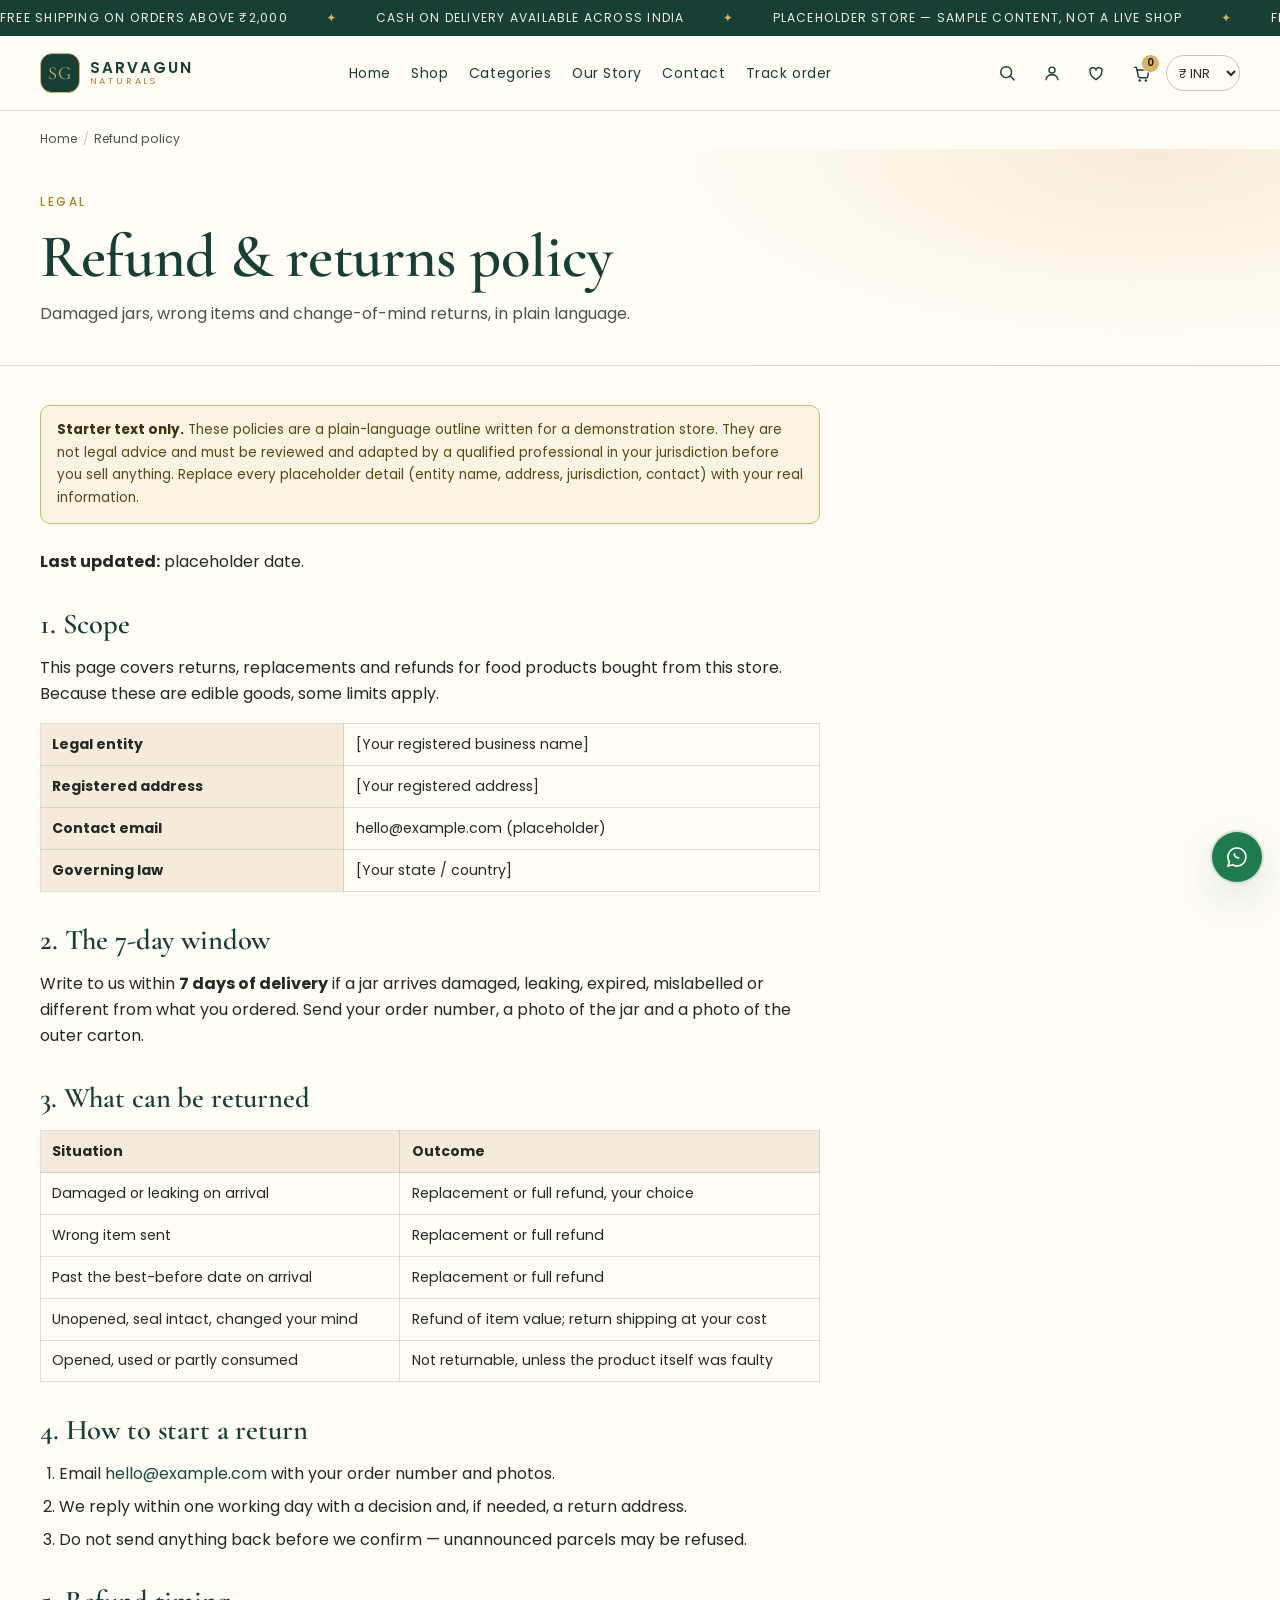
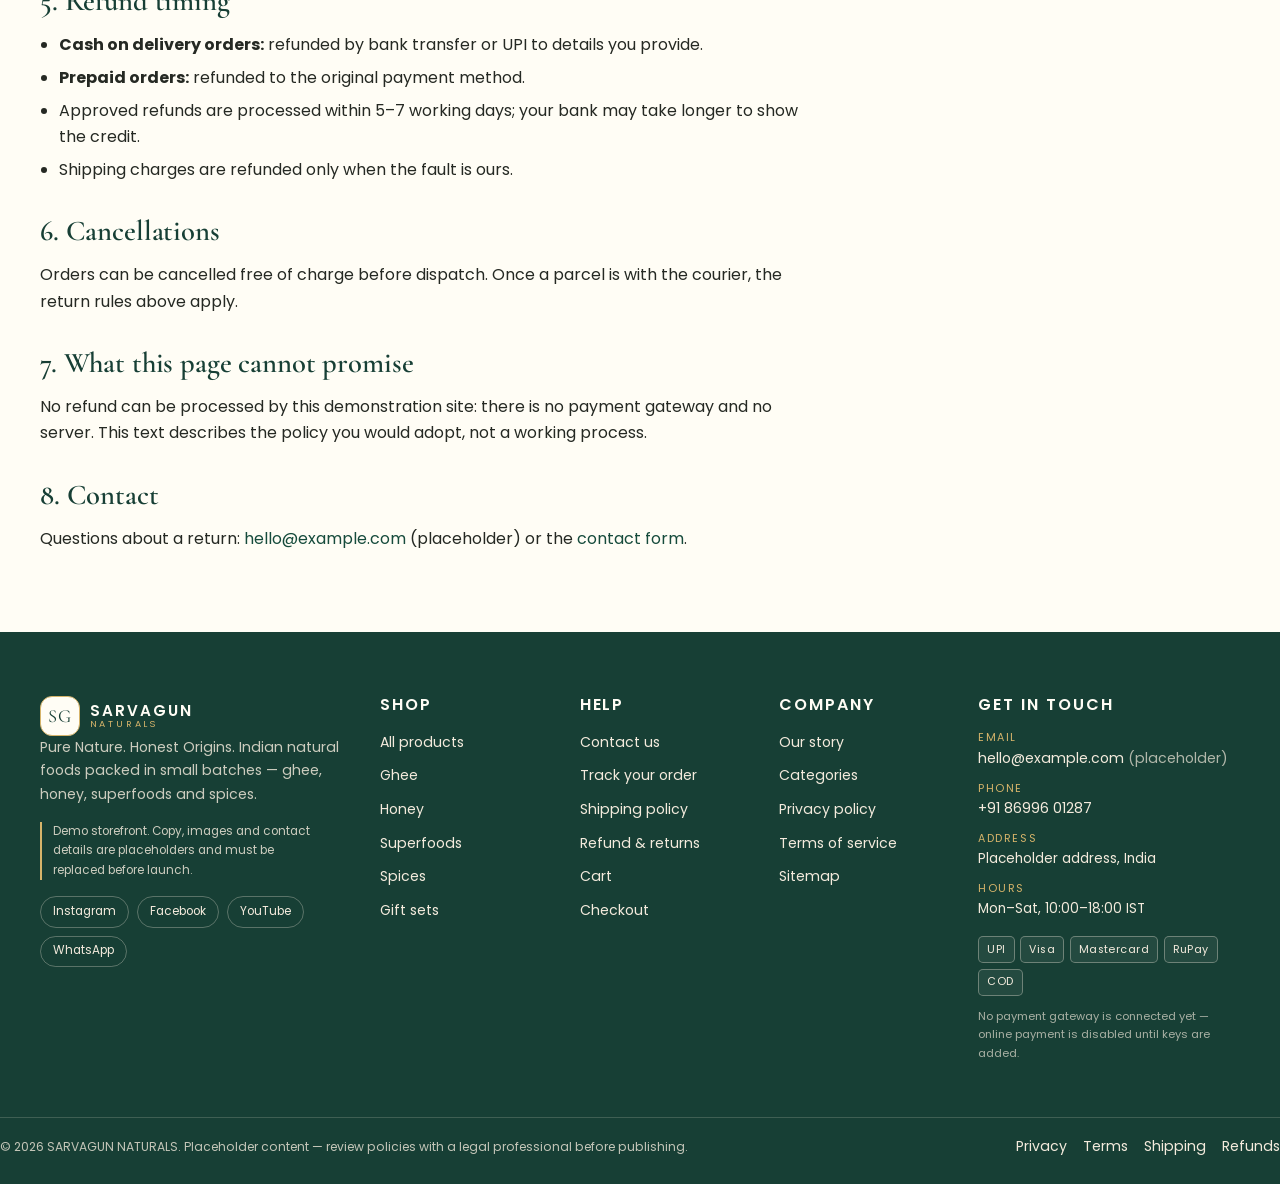
<file: bussiness/refund-policy.html>
<!DOCTYPE html>
<html lang="en-IN">
<head>
<meta charset="utf-8">
<meta name="viewport" content="width=device-width, initial-scale=1">
<script>document.documentElement.className += " js";</script>
<title>Refund and returns policy | SARVAGUN NATURALS</title>
<meta name="description" content="Damaged, wrong or unwanted jars: the returns window, what can be returned and how refunds are processed. Starter text for legal review.">
<link rel="canonical" href="https://sarvagunnaturals.example/refund-policy.html">
<meta name="theme-color" content="#173F35">
<meta property="og:type" content="website">
<meta property="og:site_name" content="SARVAGUN NATURALS">
<meta property="og:title" content="Refund and returns policy | SARVAGUN NATURALS">
<meta property="og:description" content="Damaged, wrong or unwanted jars: the returns window, what can be returned and how refunds are processed. Starter text for legal review.">
<meta property="og:url" content="https://sarvagunnaturals.example/refund-policy.html">
<meta property="og:image" content="https://placehold.co/1200x630/173F35/F4EBDD?text=SARVAGUN+NATURALS">
<meta name="twitter:card" content="summary_large_image">
<meta name="twitter:title" content="Refund and returns policy | SARVAGUN NATURALS">
<meta name="twitter:description" content="Damaged, wrong or unwanted jars: the returns window, what can be returned and how refunds are processed. Starter text for legal review.">
<meta name="twitter:image" content="https://placehold.co/1200x630/173F35/F4EBDD?text=SARVAGUN+NATURALS">
<link rel="preconnect" href="https://fonts.googleapis.com">
<link rel="preconnect" href="https://fonts.gstatic.com" crossorigin>
<link href="https://fonts.googleapis.com/css2?family=Cormorant+Garamond:wght@500;600;700&family=Poppins:wght@300;400;500;600&display=swap" rel="stylesheet">
<link rel="stylesheet" href="css/style.css">
<link rel="stylesheet" href="css/animations.css">
<link rel="stylesheet" href="css/responsive.css">
<link rel="icon" href="data:image/svg+xml,%3Csvg xmlns='http://www.w3.org/2000/svg' viewBox='0 0 64 64'%3E%3Crect width='64' height='64' rx='14' fill='%23173F35'/%3E%3Ctext x='32' y='42' font-family='Georgia,serif' font-size='26' fill='%23D6B46A' text-anchor='middle'%3ESG%3C/text%3E%3C/svg%3E">
<script type="application/ld+json">
{
  "@context": "https://schema.org",
  "@type": "BreadcrumbList",
  "itemListElement": [
    {
      "@type": "ListItem",
      "position": 1,
      "name": "Home",
      "item": "https://sarvagunnaturals.example/index.html"
    },
    {
      "@type": "ListItem",
      "position": 2,
      "name": "Refund policy",
      "item": "https://sarvagunnaturals.example/refund-policy.html"
    }
  ]
}
</script>

</head>
<body class="page">
<a class="skip-link" href="#main">Skip to main content</a>

<div class="announce" role="region" aria-label="Store announcements">
  <div class="announce__track" aria-hidden="false">
    <span>Free shipping on orders above &#8377;2,000</span>
    <span aria-hidden="true">&#10022;</span>
    <span>Cash on Delivery available across India</span>
    <span aria-hidden="true">&#10022;</span>
    <span>Placeholder store &mdash; sample content, not a live shop</span>
    <span aria-hidden="true">&#10022;</span>
    <span>Free shipping on orders above &#8377;2,000</span>
    <span aria-hidden="true">&#10022;</span>
    <span>Cash on Delivery available across India</span>
    <span aria-hidden="true">&#10022;</span>
    <span>Placeholder store &mdash; sample content, not a live shop</span>
    <span aria-hidden="true">&#10022;</span>
  </div>
</div>

<header class="site-header" id="siteHeader">
  <div class="container header__inner">
    <button class="icon-btn nav-toggle" type="button" data-nav-toggle
            aria-label="Open menu" aria-expanded="false" aria-controls="mobileNav">
      <span class="burger" aria-hidden="true"></span>
    </button>

    <a class="logo" href="index.html" aria-label="SARVAGUN NATURALS home">
      <span class="logo__mark" aria-hidden="true">SG</span>
      <span class="logo__text">SARVAGUN<span>NATURALS</span></span>
    </a>

    <nav class="primary-nav" aria-label="Primary">
      <ul>
            <li><a href="index.html">Home</a></li>
            <li><a href="shop.html">Shop</a></li>
            <li><a href="categories.html">Categories</a></li>
            <li><a href="about.html">Our Story</a></li>
            <li><a href="contact.html">Contact</a></li>
            <li><a href="track-order.html">Track order</a></li>
      </ul>
    </nav>

    <div class="header__actions">
      <button class="icon-btn" type="button" data-search-toggle aria-expanded="false" aria-controls="searchBar" aria-label="Search products">
        <svg viewBox="0 0 24 24" width="20" height="20" aria-hidden="true"><circle cx="11" cy="11" r="6.5" fill="none" stroke="currentColor" stroke-width="1.7"/><path d="m16 16 4.5 4.5" stroke="currentColor" stroke-width="1.7" stroke-linecap="round"/></svg>
      </button>
      <a class="icon-btn" href="track-order.html" aria-label="Account and order tracking">
        <svg viewBox="0 0 24 24" width="20" height="20" aria-hidden="true"><circle cx="12" cy="8.5" r="3.6" fill="none" stroke="currentColor" stroke-width="1.7"/><path d="M4.8 20c.6-3.9 3.6-6 7.2-6s6.6 2.1 7.2 6" fill="none" stroke="currentColor" stroke-width="1.7" stroke-linecap="round"/></svg>
      </a>
      <button class="icon-btn icon-btn--wish" type="button" data-wishlist-open aria-label="Wishlist">
        <svg viewBox="0 0 24 24" width="20" height="20" aria-hidden="true"><path d="M12 20s-7-4.35-7-9.5A3.5 3.5 0 0 1 12 8a3.5 3.5 0 0 1 7 2.5C19 15.65 12 20 12 20Z" fill="none" stroke="currentColor" stroke-width="1.7"/></svg>
        <span class="badge-dot" data-wishlist-count hidden>0</span>
      </button>
      <button class="icon-btn icon-btn--cart" type="button" data-cart-open aria-label="Open cart">
        <svg viewBox="0 0 24 24" width="21" height="21" aria-hidden="true"><path d="M4 5h2.2l2.1 10.2a2 2 0 0 0 2 1.6h6.9a2 2 0 0 0 2-1.55L20.5 8H7" fill="none" stroke="currentColor" stroke-width="1.7" stroke-linecap="round" stroke-linejoin="round"/><circle cx="10" cy="20" r="1.4" fill="currentColor"/><circle cx="17" cy="20" r="1.4" fill="currentColor"/></svg>
        <span class="badge-count" data-cart-count>0</span>
      </button>
      <div class="currency">
        <label class="visually-hidden" for="currencySelect">Display currency</label>
        <select id="currencySelect" data-currency>
          <option value="INR">&#8377; INR</option>
          <option value="USD">$ USD</option>
          <option value="GBP">&pound; GBP</option>
          <option value="EUR">&euro; EUR</option>
          <option value="AED">AED</option>
          <option value="SAR">SAR</option>
        </select>
      </div>
    </div>
  </div>

  <div class="search-bar" id="searchBar" hidden>
    <form class="container search-bar__form" action="shop.html" method="get" role="search">
      <label class="visually-hidden" for="headerSearch">Search products</label>
      <input id="headerSearch" type="search" name="q" placeholder="Search ghee, honey, spices&hellip;">
      <button class="btn btn--primary" type="submit">Search</button>
    </form>
    <p class="search-bar__note container">Search runs on the shop page. Displayed prices are in INR; other currencies use a live exchange rate.</p>
  </div>

  <nav class="mobile-nav" id="mobileNav" aria-label="Mobile" hidden>
    <ul>
            <li><a href="index.html">Home</a></li>
            <li><a href="shop.html">Shop</a></li>
            <li><a href="categories.html">Categories</a></li>
            <li><a href="about.html">Our Story</a></li>
            <li><a href="contact.html">Contact</a></li>
            <li><a href="track-order.html">Track order</a></li>
      <li><a href="cart.html">Cart</a></li>
      <li><button class="mobile-nav__btn" type="button" data-wishlist-open>Wishlist</button></li>
    </ul>
    <label class="field-label" for="currencySelectMobile" style="margin-top:1rem">Display currency</label>
    <select id="currencySelectMobile" data-currency>
      <option value="INR">&#8377; INR</option>
      <option value="USD">$ USD</option>
      <option value="GBP">&pound; GBP</option>
      <option value="EUR">&euro; EUR</option>
      <option value="AED">AED</option>
      <option value="SAR">SAR</option>
    </select>
    <p class="mobile-nav__note">Prices are charged in INR. Cash on Delivery available.</p>
  </nav>
</header>

<main id="main">

<nav class="breadcrumbs container" aria-label="Breadcrumb"><ol><li><a href="index.html">Home</a></li><li aria-current="page">Refund policy</li></ol></nav>
<section class="page-hero">
  <div class="container">
    <p class="eyebrow" data-reveal>Legal</p>
    <h1 data-reveal data-delay="1">Refund &amp; returns policy</h1>
    <p class="page-hero__sub" data-reveal data-delay="2">Damaged jars, wrong items and change-of-mind returns, in plain language.</p>
  </div>
</section>
<section class="container">
  <div class="prose">
    <div class="notice" style="margin-bottom:1.6rem">
  <strong>Starter text only.</strong> These policies are a plain-language outline written for a demonstration store. They are not legal advice and must be reviewed and adapted by a qualified professional in your jurisdiction before you sell anything. Replace every placeholder detail (entity name, address, jurisdiction, contact) with your real information.
</div>
    
    <p><strong>Last updated:</strong> placeholder date.</p>

    <h2>1. Scope</h2>
    <p>This page covers returns, replacements and refunds for food products bought from this store. Because these are edible goods, some limits apply.</p>
    <table>
  <caption class="visually-hidden">Placeholder company details</caption>
  <tr><th>Legal entity</th><td>[Your registered business name]</td></tr>
  <tr><th>Registered address</th><td>[Your registered address]</td></tr>
  <tr><th>Contact email</th><td>hello@example.com (placeholder)</td></tr>
  <tr><th>Governing law</th><td>[Your state / country]</td></tr>
</table>

    <h2>2. The 7-day window</h2>
    <p>Write to us within <strong>7 days of delivery</strong> if a jar arrives damaged, leaking, expired, mislabelled or different from what you ordered. Send your order number, a photo of the jar and a photo of the outer carton.</p>

    <h2>3. What can be returned</h2>
    <table>
      <tr><th>Situation</th><th>Outcome</th></tr>
      <tr><td>Damaged or leaking on arrival</td><td>Replacement or full refund, your choice</td></tr>
      <tr><td>Wrong item sent</td><td>Replacement or full refund</td></tr>
      <tr><td>Past the best-before date on arrival</td><td>Replacement or full refund</td></tr>
      <tr><td>Unopened, seal intact, changed your mind</td><td>Refund of item value; return shipping at your cost</td></tr>
      <tr><td>Opened, used or partly consumed</td><td>Not returnable, unless the product itself was faulty</td></tr>
    </table>

    <h2>4. How to start a return</h2>
    <ol>
      <li>Email <a href="mailto:hello@example.com">hello@example.com</a> with your order number and photos.</li>
      <li>We reply within one working day with a decision and, if needed, a return address.</li>
      <li>Do not send anything back before we confirm &mdash; unannounced parcels may be refused.</li>
    </ol>

    <h2>5. Refund timing</h2>
    <ul>
      <li><strong>Cash on delivery orders:</strong> refunded by bank transfer or UPI to details you provide.</li>
      <li><strong>Prepaid orders:</strong> refunded to the original payment method.</li>
      <li>Approved refunds are processed within 5&ndash;7 working days; your bank may take longer to show the credit.</li>
      <li>Shipping charges are refunded only when the fault is ours.</li>
    </ul>

    <h2>6. Cancellations</h2>
    <p>Orders can be cancelled free of charge before dispatch. Once a parcel is with the courier, the return rules above apply.</p>

    <h2>7. What this page cannot promise</h2>
    <p>No refund can be processed by this demonstration site: there is no payment gateway and no server. This text describes the policy you would adopt, not a working process.</p>

    <h2>8. Contact</h2>
    <p>Questions about a return: <a href="mailto:hello@example.com">hello@example.com</a> (placeholder) or the <a href="contact.html">contact form</a>.</p>
    
  </div>
</section>

</main>

<footer class="site-footer">
  <div class="container footer__grid">
    <div class="footer__brand">
      <a class="logo logo--footer" href="index.html">
        <span class="logo__mark" aria-hidden="true">SG</span>
        <span class="logo__text">SARVAGUN<span>NATURALS</span></span>
      </a>
      <p>Pure Nature. Honest Origins. Indian natural foods packed in small batches &mdash; ghee, honey, superfoods and spices.</p>
      <p class="footer__disclaimer">Demo storefront. Copy, images and contact details are placeholders and must be replaced before launch.</p>
      <ul class="social" aria-label="Social links">
        <li><a href="https://www.instagram.com/mr_jeetgill_75/?utm_source=ig_web_button_share_sheet" target="_blank" rel="noopener noreferrer" aria-label="Instagram">Instagram</a></li>
        <li><a href="#" data-placeholder-link aria-label="Facebook (link not set yet)">Facebook</a></li>
        <li><a href="#" data-placeholder-link aria-label="YouTube (link not set yet)">YouTube</a></li>
        <li><a href="https://wa.me/6284859751" aria-label="WhatsApp">WhatsApp</a></li>
      </ul>
    </div>

    <nav class="footer__col" aria-label="Shop">
      <h2>Shop</h2>
      <ul>
        <li><a href="shop.html">All products</a></li>
        <li><a href="shop.html?cat=ghee">Ghee</a></li>
        <li><a href="shop.html?cat=honey">Honey</a></li>
        <li><a href="shop.html?cat=superfoods">Superfoods</a></li>
        <li><a href="shop.html?cat=spices">Spices</a></li>
        <li><a href="shop.html?cat=gifts">Gift sets</a></li>
      </ul>
    </nav>

    <nav class="footer__col" aria-label="Help">
      <h2>Help</h2>
      <ul>
        <li><a href="contact.html">Contact us</a></li>
        <li><a href="track-order.html">Track your order</a></li>
        <li><a href="shipping-policy.html">Shipping policy</a></li>
        <li><a href="refund-policy.html">Refund &amp; returns</a></li>
        <li><a href="cart.html">Cart</a></li>
        <li><a href="checkout.html">Checkout</a></li>
      </ul>
    </nav>

    <nav class="footer__col" aria-label="Company">
      <h2>Company</h2>
      <ul>
        <li><a href="about.html">Our story</a></li>
        <li><a href="categories.html">Categories</a></li>
        <li><a href="privacy-policy.html">Privacy policy</a></li>
        <li><a href="terms.html">Terms of service</a></li>
        <li><a href="sitemap.xml">Sitemap</a></li>
      </ul>
    </nav>

    <div class="footer__contact">
      <h2>Get in touch</h2>
      <ul class="footer__contact-list">
        <li><span>Email</span><a href="mailto:hello@example.com">hello@example.com <em>(placeholder)</em></a></li>
        <li><span>Phone</span><a href="tel:+918699601287">+91 86996 01287</a></li>
        <li><span>Address</span>Placeholder address, India</li>
        <li><span>Hours</span>Mon&ndash;Sat, 10:00&ndash;18:00 IST</li>
      </ul>
      <div class="pay-icons" aria-label="Payment methods accepted">
        <span>UPI</span><span>Visa</span><span>Mastercard</span><span>RuPay</span><span>COD</span>
      </div>
      <p class="footer__small">No payment gateway is connected yet &mdash; online payment is disabled until keys are added.</p>
    </div>
  </div>

  <div class="container footer__bottom">
    <p>&copy; <span data-year>2025</span> SARVAGUN NATURALS. Placeholder content &mdash; review policies with a legal professional before publishing.</p>
    <ul>
      <li><a href="privacy-policy.html">Privacy</a></li>
      <li><a href="terms.html">Terms</a></li>
      <li><a href="shipping-policy.html">Shipping</a></li>
      <li><a href="refund-policy.html">Refunds</a></li>
    </ul>
  </div>
</footer>

<!-- cart drawer (shared markup, rendered by js/cart.js) -->
<aside class="cart-drawer" id="cartDrawer" role="dialog" aria-modal="true" aria-labelledby="cartDrawerTitle" aria-hidden="true">
  <div class="cart-drawer__head">
    <h2 id="cartDrawerTitle">Your cart</h2>
    <button class="icon-btn" type="button" data-cart-close aria-label="Close cart">
      <svg viewBox="0 0 24 24" width="20" height="20" aria-hidden="true"><path d="m6 6 12 12M18 6 6 18" stroke="currentColor" stroke-width="1.8" stroke-linecap="round"/></svg>
    </button>
  </div>
  <div class="cart-drawer__body" data-cart-drawer-items></div>
  <div class="cart-drawer__foot" data-cart-drawer-foot></div>
</aside>

<div class="overlay" data-overlay hidden></div>

<div class="toasts" id="toasts" role="status" aria-live="polite" aria-atomic="false"></div>

<a class="wa-float" href="https://wa.me/6284859751?text=Hello%20SARVAGUN%20NATURALS"
   aria-label="Chat on WhatsApp">
  <svg viewBox="0 0 24 24" width="24" height="24" aria-hidden="true"><path d="M12 3a9 9 0 0 0-7.7 13.7L3 21l4.4-1.2A9 9 0 1 0 12 3Z" fill="none" stroke="currentColor" stroke-width="1.7"/><path d="M8.7 8.4c-.3.7-.5 1.9.6 3.2 1.1 1.4 2.4 2 3.2 2.2.8.2 1.6-.1 1.9-.6l.3-.5-1.7-1-.5.4c-.6-.2-1.7-.8-2.3-2l.4-.6-1-1.6Z" fill="currentColor"/></svg>
  <span class="visually-hidden">WhatsApp</span>
</a>

<button class="to-top" type="button" data-to-top aria-label="Back to top">
  <svg viewBox="0 0 24 24" width="20" height="20" aria-hidden="true"><path d="m6 14 6-6 6 6" fill="none" stroke="currentColor" stroke-width="1.8" stroke-linecap="round" stroke-linejoin="round"/></svg>
</button>

<script src="js/main.js" defer></script>
<script src="js/cart.js" defer></script>

</body>
</html>
</file>
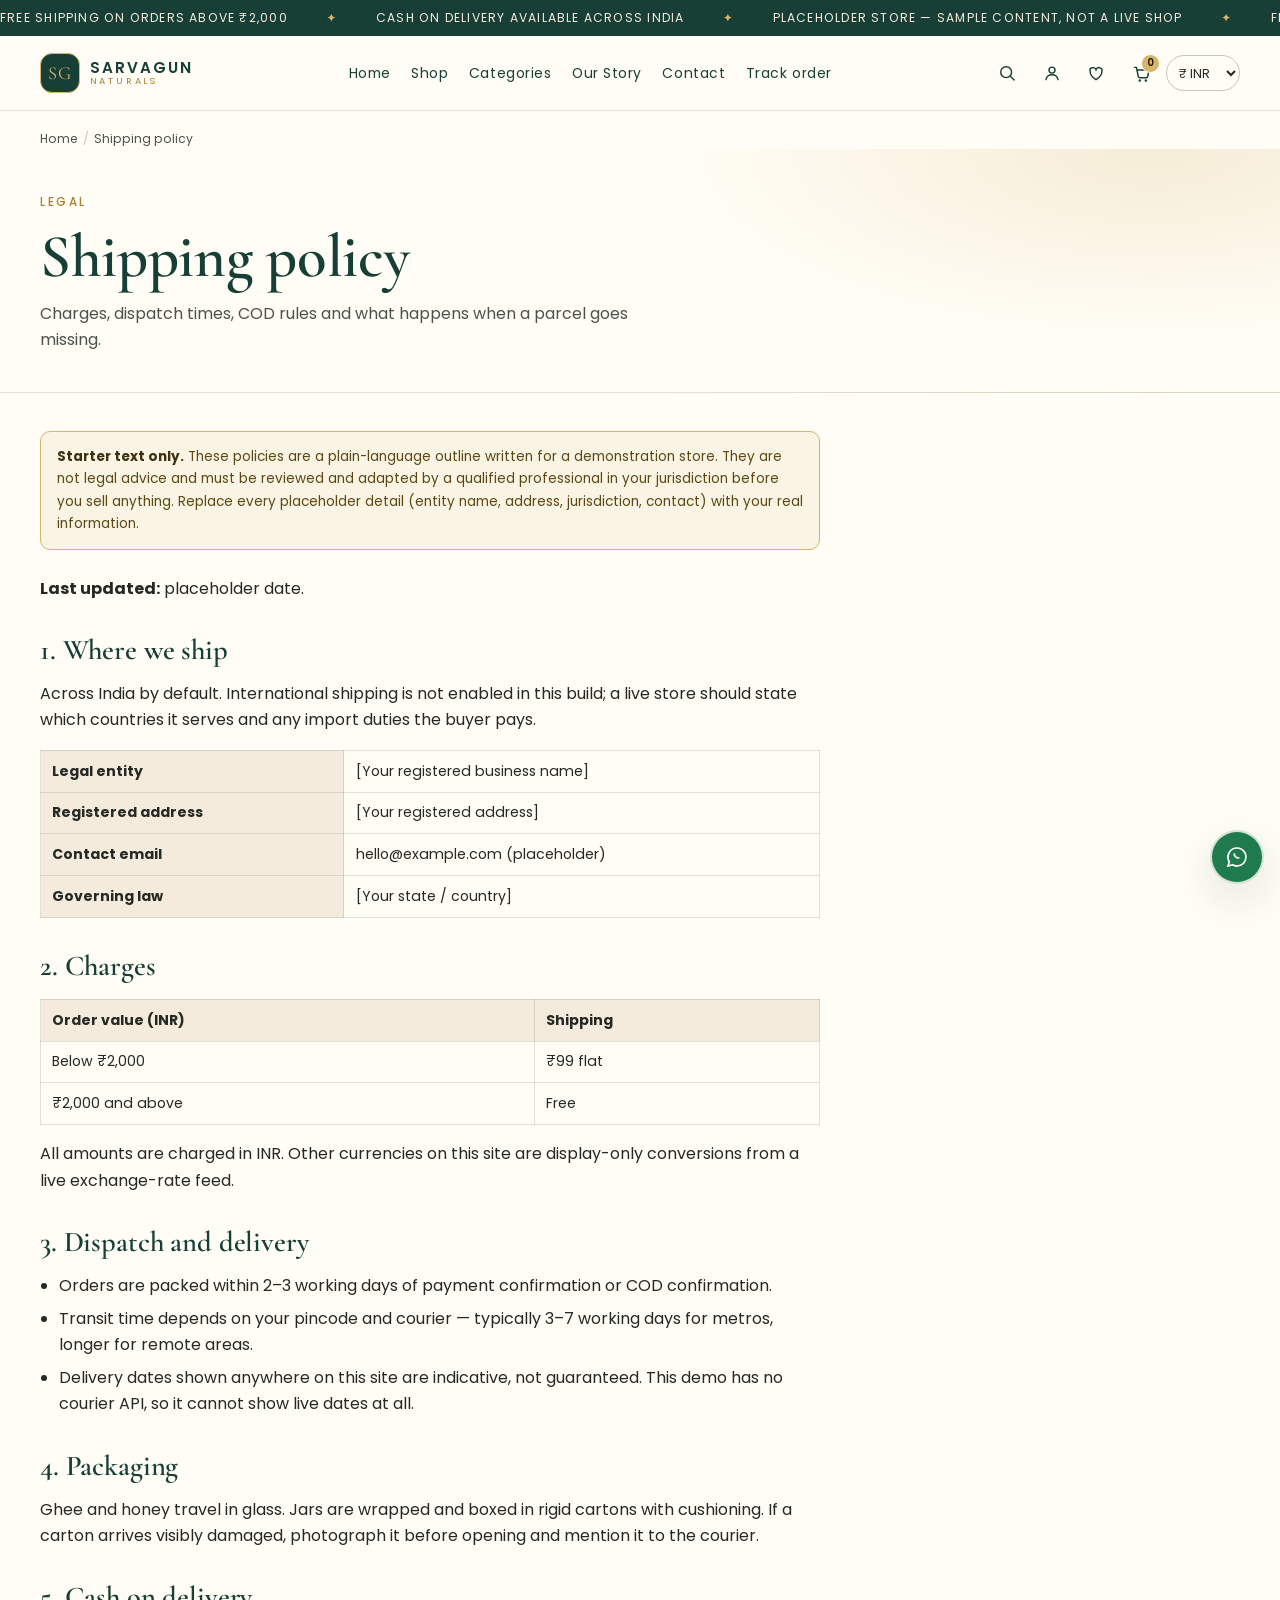
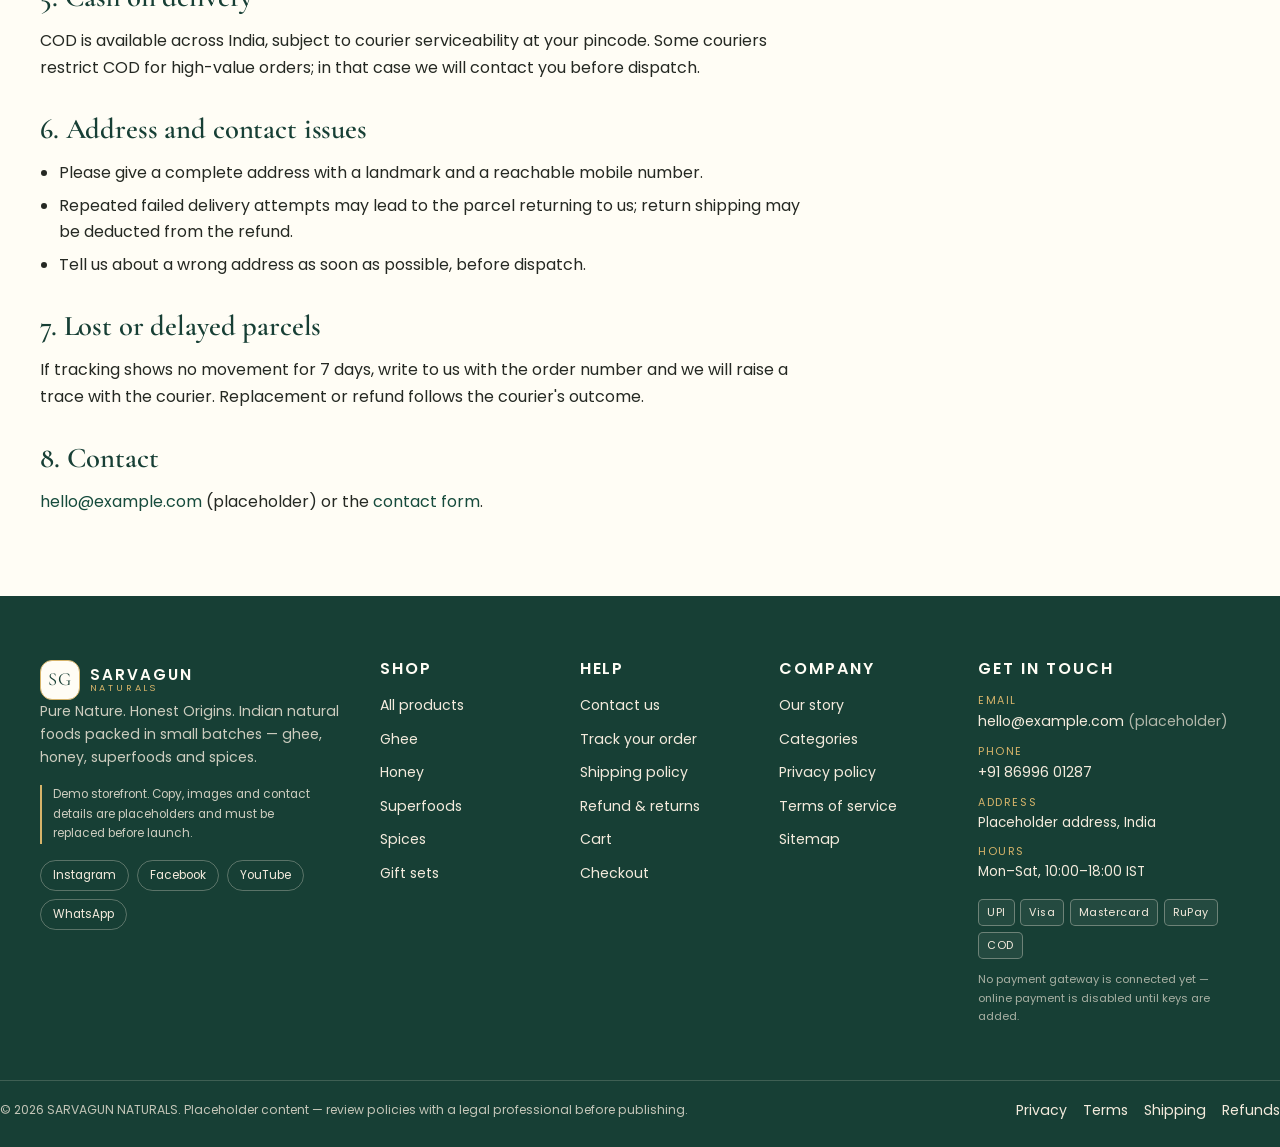
<file: bussiness/shipping-policy.html>
<!DOCTYPE html>
<html lang="en-IN">
<head>
<meta charset="utf-8">
<meta name="viewport" content="width=device-width, initial-scale=1">
<script>document.documentElement.className += " js";</script>
<title>Shipping policy | SARVAGUN NATURALS</title>
<meta name="description" content="Shipping charges, the free-shipping threshold at Rs 2,000, dispatch times, packaging and cash-on-delivery rules. Starter text for legal review.">
<link rel="canonical" href="https://sarvagunnaturals.example/shipping-policy.html">
<meta name="theme-color" content="#173F35">
<meta property="og:type" content="website">
<meta property="og:site_name" content="SARVAGUN NATURALS">
<meta property="og:title" content="Shipping policy | SARVAGUN NATURALS">
<meta property="og:description" content="Shipping charges, the free-shipping threshold at Rs 2,000, dispatch times, packaging and cash-on-delivery rules. Starter text for legal review.">
<meta property="og:url" content="https://sarvagunnaturals.example/shipping-policy.html">
<meta property="og:image" content="https://placehold.co/1200x630/173F35/F4EBDD?text=SARVAGUN+NATURALS">
<meta name="twitter:card" content="summary_large_image">
<meta name="twitter:title" content="Shipping policy | SARVAGUN NATURALS">
<meta name="twitter:description" content="Shipping charges, the free-shipping threshold at Rs 2,000, dispatch times, packaging and cash-on-delivery rules. Starter text for legal review.">
<meta name="twitter:image" content="https://placehold.co/1200x630/173F35/F4EBDD?text=SARVAGUN+NATURALS">
<link rel="preconnect" href="https://fonts.googleapis.com">
<link rel="preconnect" href="https://fonts.gstatic.com" crossorigin>
<link href="https://fonts.googleapis.com/css2?family=Cormorant+Garamond:wght@500;600;700&family=Poppins:wght@300;400;500;600&display=swap" rel="stylesheet">
<link rel="stylesheet" href="css/style.css">
<link rel="stylesheet" href="css/animations.css">
<link rel="stylesheet" href="css/responsive.css">
<link rel="icon" href="data:image/svg+xml,%3Csvg xmlns='http://www.w3.org/2000/svg' viewBox='0 0 64 64'%3E%3Crect width='64' height='64' rx='14' fill='%23173F35'/%3E%3Ctext x='32' y='42' font-family='Georgia,serif' font-size='26' fill='%23D6B46A' text-anchor='middle'%3ESG%3C/text%3E%3C/svg%3E">
<script type="application/ld+json">
{
  "@context": "https://schema.org",
  "@type": "BreadcrumbList",
  "itemListElement": [
    {
      "@type": "ListItem",
      "position": 1,
      "name": "Home",
      "item": "https://sarvagunnaturals.example/index.html"
    },
    {
      "@type": "ListItem",
      "position": 2,
      "name": "Shipping policy",
      "item": "https://sarvagunnaturals.example/shipping-policy.html"
    }
  ]
}
</script>

</head>
<body class="page">
<a class="skip-link" href="#main">Skip to main content</a>

<div class="announce" role="region" aria-label="Store announcements">
  <div class="announce__track" aria-hidden="false">
    <span>Free shipping on orders above &#8377;2,000</span>
    <span aria-hidden="true">&#10022;</span>
    <span>Cash on Delivery available across India</span>
    <span aria-hidden="true">&#10022;</span>
    <span>Placeholder store &mdash; sample content, not a live shop</span>
    <span aria-hidden="true">&#10022;</span>
    <span>Free shipping on orders above &#8377;2,000</span>
    <span aria-hidden="true">&#10022;</span>
    <span>Cash on Delivery available across India</span>
    <span aria-hidden="true">&#10022;</span>
    <span>Placeholder store &mdash; sample content, not a live shop</span>
    <span aria-hidden="true">&#10022;</span>
  </div>
</div>

<header class="site-header" id="siteHeader">
  <div class="container header__inner">
    <button class="icon-btn nav-toggle" type="button" data-nav-toggle
            aria-label="Open menu" aria-expanded="false" aria-controls="mobileNav">
      <span class="burger" aria-hidden="true"></span>
    </button>

    <a class="logo" href="index.html" aria-label="SARVAGUN NATURALS home">
      <span class="logo__mark" aria-hidden="true">SG</span>
      <span class="logo__text">SARVAGUN<span>NATURALS</span></span>
    </a>

    <nav class="primary-nav" aria-label="Primary">
      <ul>
            <li><a href="index.html">Home</a></li>
            <li><a href="shop.html">Shop</a></li>
            <li><a href="categories.html">Categories</a></li>
            <li><a href="about.html">Our Story</a></li>
            <li><a href="contact.html">Contact</a></li>
            <li><a href="track-order.html">Track order</a></li>
      </ul>
    </nav>

    <div class="header__actions">
      <button class="icon-btn" type="button" data-search-toggle aria-expanded="false" aria-controls="searchBar" aria-label="Search products">
        <svg viewBox="0 0 24 24" width="20" height="20" aria-hidden="true"><circle cx="11" cy="11" r="6.5" fill="none" stroke="currentColor" stroke-width="1.7"/><path d="m16 16 4.5 4.5" stroke="currentColor" stroke-width="1.7" stroke-linecap="round"/></svg>
      </button>
      <a class="icon-btn" href="track-order.html" aria-label="Account and order tracking">
        <svg viewBox="0 0 24 24" width="20" height="20" aria-hidden="true"><circle cx="12" cy="8.5" r="3.6" fill="none" stroke="currentColor" stroke-width="1.7"/><path d="M4.8 20c.6-3.9 3.6-6 7.2-6s6.6 2.1 7.2 6" fill="none" stroke="currentColor" stroke-width="1.7" stroke-linecap="round"/></svg>
      </a>
      <button class="icon-btn icon-btn--wish" type="button" data-wishlist-open aria-label="Wishlist">
        <svg viewBox="0 0 24 24" width="20" height="20" aria-hidden="true"><path d="M12 20s-7-4.35-7-9.5A3.5 3.5 0 0 1 12 8a3.5 3.5 0 0 1 7 2.5C19 15.65 12 20 12 20Z" fill="none" stroke="currentColor" stroke-width="1.7"/></svg>
        <span class="badge-dot" data-wishlist-count hidden>0</span>
      </button>
      <button class="icon-btn icon-btn--cart" type="button" data-cart-open aria-label="Open cart">
        <svg viewBox="0 0 24 24" width="21" height="21" aria-hidden="true"><path d="M4 5h2.2l2.1 10.2a2 2 0 0 0 2 1.6h6.9a2 2 0 0 0 2-1.55L20.5 8H7" fill="none" stroke="currentColor" stroke-width="1.7" stroke-linecap="round" stroke-linejoin="round"/><circle cx="10" cy="20" r="1.4" fill="currentColor"/><circle cx="17" cy="20" r="1.4" fill="currentColor"/></svg>
        <span class="badge-count" data-cart-count>0</span>
      </button>
      <div class="currency">
        <label class="visually-hidden" for="currencySelect">Display currency</label>
        <select id="currencySelect" data-currency>
          <option value="INR">&#8377; INR</option>
          <option value="USD">$ USD</option>
          <option value="GBP">&pound; GBP</option>
          <option value="EUR">&euro; EUR</option>
          <option value="AED">AED</option>
          <option value="SAR">SAR</option>
        </select>
      </div>
    </div>
  </div>

  <div class="search-bar" id="searchBar" hidden>
    <form class="container search-bar__form" action="shop.html" method="get" role="search">
      <label class="visually-hidden" for="headerSearch">Search products</label>
      <input id="headerSearch" type="search" name="q" placeholder="Search ghee, honey, spices&hellip;">
      <button class="btn btn--primary" type="submit">Search</button>
    </form>
    <p class="search-bar__note container">Search runs on the shop page. Displayed prices are in INR; other currencies use a live exchange rate.</p>
  </div>

  <nav class="mobile-nav" id="mobileNav" aria-label="Mobile" hidden>
    <ul>
            <li><a href="index.html">Home</a></li>
            <li><a href="shop.html">Shop</a></li>
            <li><a href="categories.html">Categories</a></li>
            <li><a href="about.html">Our Story</a></li>
            <li><a href="contact.html">Contact</a></li>
            <li><a href="track-order.html">Track order</a></li>
      <li><a href="cart.html">Cart</a></li>
      <li><button class="mobile-nav__btn" type="button" data-wishlist-open>Wishlist</button></li>
    </ul>
    <label class="field-label" for="currencySelectMobile" style="margin-top:1rem">Display currency</label>
    <select id="currencySelectMobile" data-currency>
      <option value="INR">&#8377; INR</option>
      <option value="USD">$ USD</option>
      <option value="GBP">&pound; GBP</option>
      <option value="EUR">&euro; EUR</option>
      <option value="AED">AED</option>
      <option value="SAR">SAR</option>
    </select>
    <p class="mobile-nav__note">Prices are charged in INR. Cash on Delivery available.</p>
  </nav>
</header>

<main id="main">

<nav class="breadcrumbs container" aria-label="Breadcrumb"><ol><li><a href="index.html">Home</a></li><li aria-current="page">Shipping policy</li></ol></nav>
<section class="page-hero">
  <div class="container">
    <p class="eyebrow" data-reveal>Legal</p>
    <h1 data-reveal data-delay="1">Shipping policy</h1>
    <p class="page-hero__sub" data-reveal data-delay="2">Charges, dispatch times, COD rules and what happens when a parcel goes missing.</p>
  </div>
</section>
<section class="container">
  <div class="prose">
    <div class="notice" style="margin-bottom:1.6rem">
  <strong>Starter text only.</strong> These policies are a plain-language outline written for a demonstration store. They are not legal advice and must be reviewed and adapted by a qualified professional in your jurisdiction before you sell anything. Replace every placeholder detail (entity name, address, jurisdiction, contact) with your real information.
</div>
    
    <p><strong>Last updated:</strong> placeholder date.</p>

    <h2>1. Where we ship</h2>
    <p>Across India by default. International shipping is not enabled in this build; a live store should state which countries it serves and any import duties the buyer pays.</p>
    <table>
  <caption class="visually-hidden">Placeholder company details</caption>
  <tr><th>Legal entity</th><td>[Your registered business name]</td></tr>
  <tr><th>Registered address</th><td>[Your registered address]</td></tr>
  <tr><th>Contact email</th><td>hello@example.com (placeholder)</td></tr>
  <tr><th>Governing law</th><td>[Your state / country]</td></tr>
</table>

    <h2>2. Charges</h2>
    <table>
      <tr><th>Order value (INR)</th><th>Shipping</th></tr>
      <tr><td>Below &#8377;2,000</td><td>&#8377;99 flat</td></tr>
      <tr><td>&#8377;2,000 and above</td><td>Free</td></tr>
    </table>
    <p>All amounts are charged in INR. Other currencies on this site are display-only conversions from a live exchange-rate feed.</p>

    <h2>3. Dispatch and delivery</h2>
    <ul>
      <li>Orders are packed within 2&ndash;3 working days of payment confirmation or COD confirmation.</li>
      <li>Transit time depends on your pincode and courier &mdash; typically 3&ndash;7 working days for metros, longer for remote areas.</li>
      <li>Delivery dates shown anywhere on this site are indicative, not guaranteed. This demo has no courier API, so it cannot show live dates at all.</li>
    </ul>

    <h2>4. Packaging</h2>
    <p>Ghee and honey travel in glass. Jars are wrapped and boxed in rigid cartons with cushioning. If a carton arrives visibly damaged, photograph it before opening and mention it to the courier.</p>

    <h2>5. Cash on delivery</h2>
    <p>COD is available across India, subject to courier serviceability at your pincode. Some couriers restrict COD for high-value orders; in that case we will contact you before dispatch.</p>

    <h2>6. Address and contact issues</h2>
    <ul>
      <li>Please give a complete address with a landmark and a reachable mobile number.</li>
      <li>Repeated failed delivery attempts may lead to the parcel returning to us; return shipping may be deducted from the refund.</li>
      <li>Tell us about a wrong address as soon as possible, before dispatch.</li>
    </ul>

    <h2>7. Lost or delayed parcels</h2>
    <p>If tracking shows no movement for 7 days, write to us with the order number and we will raise a trace with the courier. Replacement or refund follows the courier's outcome.</p>

    <h2>8. Contact</h2>
    <p><a href="mailto:hello@example.com">hello@example.com</a> (placeholder) or the <a href="contact.html">contact form</a>.</p>
    
  </div>
</section>

</main>

<footer class="site-footer">
  <div class="container footer__grid">
    <div class="footer__brand">
      <a class="logo logo--footer" href="index.html">
        <span class="logo__mark" aria-hidden="true">SG</span>
        <span class="logo__text">SARVAGUN<span>NATURALS</span></span>
      </a>
      <p>Pure Nature. Honest Origins. Indian natural foods packed in small batches &mdash; ghee, honey, superfoods and spices.</p>
      <p class="footer__disclaimer">Demo storefront. Copy, images and contact details are placeholders and must be replaced before launch.</p>
      <ul class="social" aria-label="Social links">
        <li><a href="https://www.instagram.com/mr_jeetgill_75/?utm_source=ig_web_button_share_sheet" target="_blank" rel="noopener noreferrer" aria-label="Instagram">Instagram</a></li>
        <li><a href="#" data-placeholder-link aria-label="Facebook (link not set yet)">Facebook</a></li>
        <li><a href="#" data-placeholder-link aria-label="YouTube (link not set yet)">YouTube</a></li>
        <li><a href="https://wa.me/6284859751" aria-label="WhatsApp">WhatsApp</a></li>
      </ul>
    </div>

    <nav class="footer__col" aria-label="Shop">
      <h2>Shop</h2>
      <ul>
        <li><a href="shop.html">All products</a></li>
        <li><a href="shop.html?cat=ghee">Ghee</a></li>
        <li><a href="shop.html?cat=honey">Honey</a></li>
        <li><a href="shop.html?cat=superfoods">Superfoods</a></li>
        <li><a href="shop.html?cat=spices">Spices</a></li>
        <li><a href="shop.html?cat=gifts">Gift sets</a></li>
      </ul>
    </nav>

    <nav class="footer__col" aria-label="Help">
      <h2>Help</h2>
      <ul>
        <li><a href="contact.html">Contact us</a></li>
        <li><a href="track-order.html">Track your order</a></li>
        <li><a href="shipping-policy.html">Shipping policy</a></li>
        <li><a href="refund-policy.html">Refund &amp; returns</a></li>
        <li><a href="cart.html">Cart</a></li>
        <li><a href="checkout.html">Checkout</a></li>
      </ul>
    </nav>

    <nav class="footer__col" aria-label="Company">
      <h2>Company</h2>
      <ul>
        <li><a href="about.html">Our story</a></li>
        <li><a href="categories.html">Categories</a></li>
        <li><a href="privacy-policy.html">Privacy policy</a></li>
        <li><a href="terms.html">Terms of service</a></li>
        <li><a href="sitemap.xml">Sitemap</a></li>
      </ul>
    </nav>

    <div class="footer__contact">
      <h2>Get in touch</h2>
      <ul class="footer__contact-list">
        <li><span>Email</span><a href="mailto:hello@example.com">hello@example.com <em>(placeholder)</em></a></li>
        <li><span>Phone</span><a href="tel:+918699601287">+91 86996 01287</a></li>
        <li><span>Address</span>Placeholder address, India</li>
        <li><span>Hours</span>Mon&ndash;Sat, 10:00&ndash;18:00 IST</li>
      </ul>
      <div class="pay-icons" aria-label="Payment methods accepted">
        <span>UPI</span><span>Visa</span><span>Mastercard</span><span>RuPay</span><span>COD</span>
      </div>
      <p class="footer__small">No payment gateway is connected yet &mdash; online payment is disabled until keys are added.</p>
    </div>
  </div>

  <div class="container footer__bottom">
    <p>&copy; <span data-year>2025</span> SARVAGUN NATURALS. Placeholder content &mdash; review policies with a legal professional before publishing.</p>
    <ul>
      <li><a href="privacy-policy.html">Privacy</a></li>
      <li><a href="terms.html">Terms</a></li>
      <li><a href="shipping-policy.html">Shipping</a></li>
      <li><a href="refund-policy.html">Refunds</a></li>
    </ul>
  </div>
</footer>

<!-- cart drawer (shared markup, rendered by js/cart.js) -->
<aside class="cart-drawer" id="cartDrawer" role="dialog" aria-modal="true" aria-labelledby="cartDrawerTitle" aria-hidden="true">
  <div class="cart-drawer__head">
    <h2 id="cartDrawerTitle">Your cart</h2>
    <button class="icon-btn" type="button" data-cart-close aria-label="Close cart">
      <svg viewBox="0 0 24 24" width="20" height="20" aria-hidden="true"><path d="m6 6 12 12M18 6 6 18" stroke="currentColor" stroke-width="1.8" stroke-linecap="round"/></svg>
    </button>
  </div>
  <div class="cart-drawer__body" data-cart-drawer-items></div>
  <div class="cart-drawer__foot" data-cart-drawer-foot></div>
</aside>

<div class="overlay" data-overlay hidden></div>

<div class="toasts" id="toasts" role="status" aria-live="polite" aria-atomic="false"></div>

<a class="wa-float" href="https://wa.me/6284859751?text=Hello%20SARVAGUN%20NATURALS"
   aria-label="Chat on WhatsApp">
  <svg viewBox="0 0 24 24" width="24" height="24" aria-hidden="true"><path d="M12 3a9 9 0 0 0-7.7 13.7L3 21l4.4-1.2A9 9 0 1 0 12 3Z" fill="none" stroke="currentColor" stroke-width="1.7"/><path d="M8.7 8.4c-.3.7-.5 1.9.6 3.2 1.1 1.4 2.4 2 3.2 2.2.8.2 1.6-.1 1.9-.6l.3-.5-1.7-1-.5.4c-.6-.2-1.7-.8-2.3-2l.4-.6-1-1.6Z" fill="currentColor"/></svg>
  <span class="visually-hidden">WhatsApp</span>
</a>

<button class="to-top" type="button" data-to-top aria-label="Back to top">
  <svg viewBox="0 0 24 24" width="20" height="20" aria-hidden="true"><path d="m6 14 6-6 6 6" fill="none" stroke="currentColor" stroke-width="1.8" stroke-linecap="round" stroke-linejoin="round"/></svg>
</button>

<script src="js/main.js" defer></script>
<script src="js/cart.js" defer></script>

</body>
</html>
</file>
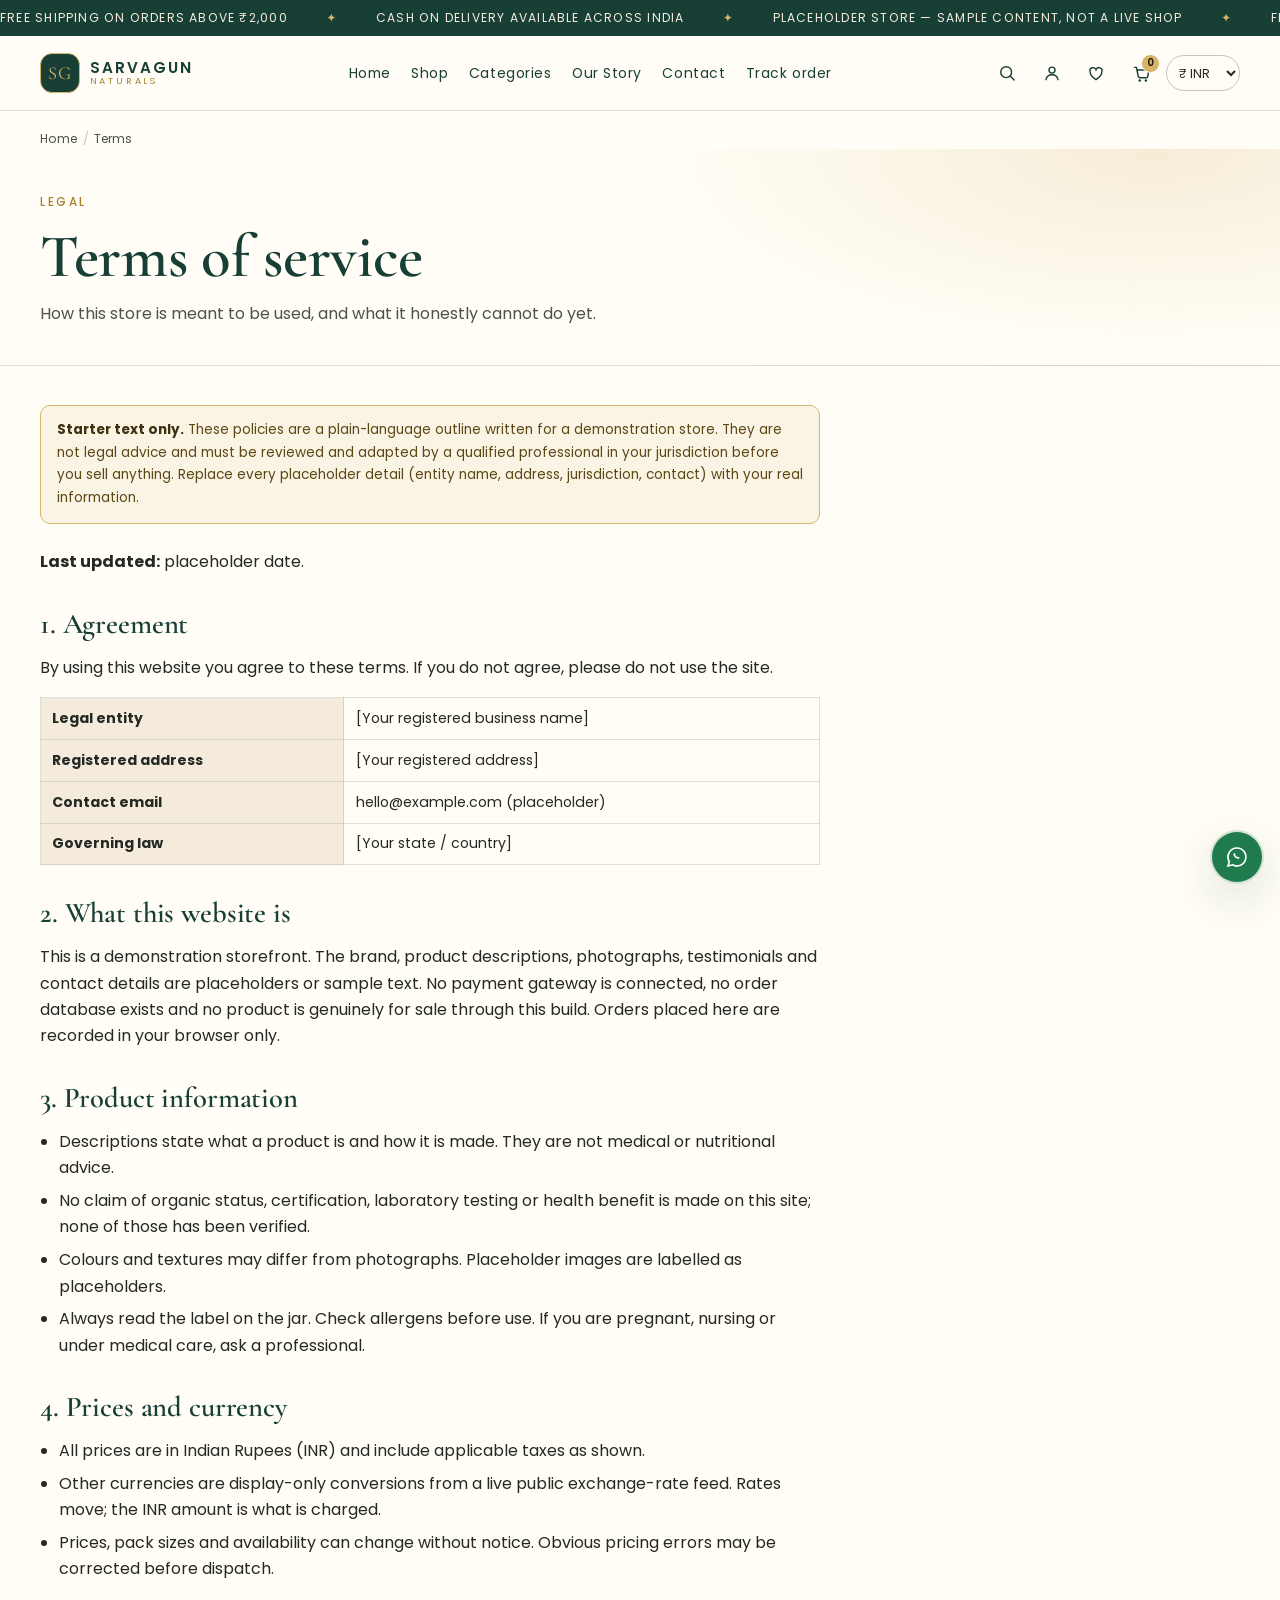
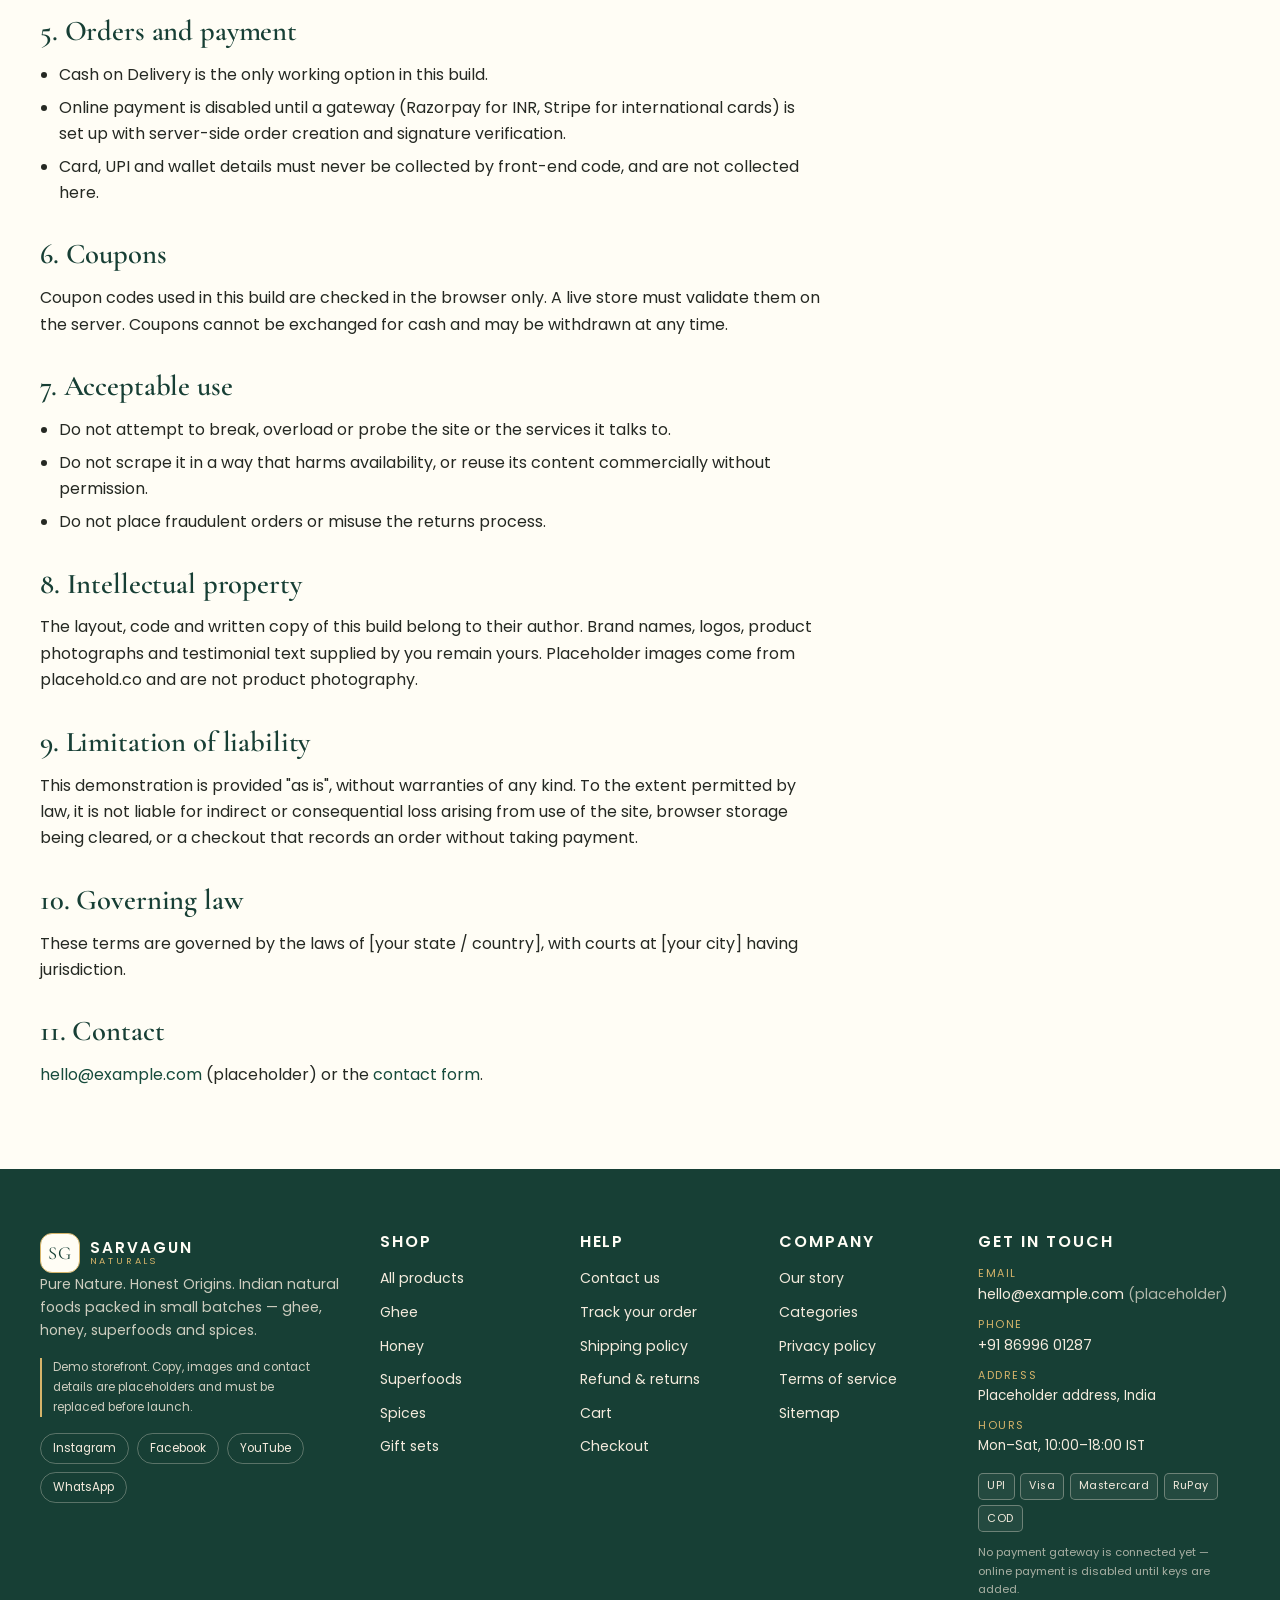
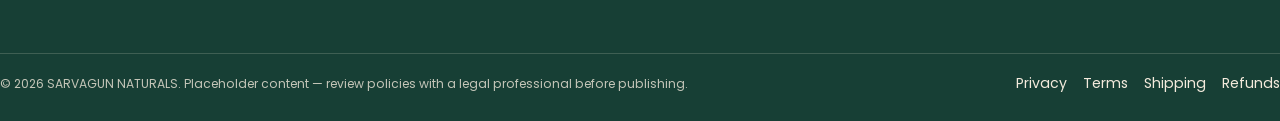
<file: bussiness/terms.html>
<!DOCTYPE html>
<html lang="en-IN">
<head>
<meta charset="utf-8">
<meta name="viewport" content="width=device-width, initial-scale=1">
<script>document.documentElement.className += " js";</script>
<title>Terms of service | SARVAGUN NATURALS</title>
<meta name="description" content="How this store may be used, how prices and currency work, payment limits, coupons and liability. Starter text for legal review.">
<link rel="canonical" href="https://sarvagunnaturals.example/terms.html">
<meta name="theme-color" content="#173F35">
<meta property="og:type" content="website">
<meta property="og:site_name" content="SARVAGUN NATURALS">
<meta property="og:title" content="Terms of service | SARVAGUN NATURALS">
<meta property="og:description" content="How this store may be used, how prices and currency work, payment limits, coupons and liability. Starter text for legal review.">
<meta property="og:url" content="https://sarvagunnaturals.example/terms.html">
<meta property="og:image" content="https://placehold.co/1200x630/173F35/F4EBDD?text=SARVAGUN+NATURALS">
<meta name="twitter:card" content="summary_large_image">
<meta name="twitter:title" content="Terms of service | SARVAGUN NATURALS">
<meta name="twitter:description" content="How this store may be used, how prices and currency work, payment limits, coupons and liability. Starter text for legal review.">
<meta name="twitter:image" content="https://placehold.co/1200x630/173F35/F4EBDD?text=SARVAGUN+NATURALS">
<link rel="preconnect" href="https://fonts.googleapis.com">
<link rel="preconnect" href="https://fonts.gstatic.com" crossorigin>
<link href="https://fonts.googleapis.com/css2?family=Cormorant+Garamond:wght@500;600;700&family=Poppins:wght@300;400;500;600&display=swap" rel="stylesheet">
<link rel="stylesheet" href="css/style.css">
<link rel="stylesheet" href="css/animations.css">
<link rel="stylesheet" href="css/responsive.css">
<link rel="icon" href="data:image/svg+xml,%3Csvg xmlns='http://www.w3.org/2000/svg' viewBox='0 0 64 64'%3E%3Crect width='64' height='64' rx='14' fill='%23173F35'/%3E%3Ctext x='32' y='42' font-family='Georgia,serif' font-size='26' fill='%23D6B46A' text-anchor='middle'%3ESG%3C/text%3E%3C/svg%3E">
<script type="application/ld+json">
{
  "@context": "https://schema.org",
  "@type": "BreadcrumbList",
  "itemListElement": [
    {
      "@type": "ListItem",
      "position": 1,
      "name": "Home",
      "item": "https://sarvagunnaturals.example/index.html"
    },
    {
      "@type": "ListItem",
      "position": 2,
      "name": "Terms",
      "item": "https://sarvagunnaturals.example/terms.html"
    }
  ]
}
</script>

</head>
<body class="page">
<a class="skip-link" href="#main">Skip to main content</a>

<div class="announce" role="region" aria-label="Store announcements">
  <div class="announce__track" aria-hidden="false">
    <span>Free shipping on orders above &#8377;2,000</span>
    <span aria-hidden="true">&#10022;</span>
    <span>Cash on Delivery available across India</span>
    <span aria-hidden="true">&#10022;</span>
    <span>Placeholder store &mdash; sample content, not a live shop</span>
    <span aria-hidden="true">&#10022;</span>
    <span>Free shipping on orders above &#8377;2,000</span>
    <span aria-hidden="true">&#10022;</span>
    <span>Cash on Delivery available across India</span>
    <span aria-hidden="true">&#10022;</span>
    <span>Placeholder store &mdash; sample content, not a live shop</span>
    <span aria-hidden="true">&#10022;</span>
  </div>
</div>

<header class="site-header" id="siteHeader">
  <div class="container header__inner">
    <button class="icon-btn nav-toggle" type="button" data-nav-toggle
            aria-label="Open menu" aria-expanded="false" aria-controls="mobileNav">
      <span class="burger" aria-hidden="true"></span>
    </button>

    <a class="logo" href="index.html" aria-label="SARVAGUN NATURALS home">
      <span class="logo__mark" aria-hidden="true">SG</span>
      <span class="logo__text">SARVAGUN<span>NATURALS</span></span>
    </a>

    <nav class="primary-nav" aria-label="Primary">
      <ul>
            <li><a href="index.html">Home</a></li>
            <li><a href="shop.html">Shop</a></li>
            <li><a href="categories.html">Categories</a></li>
            <li><a href="about.html">Our Story</a></li>
            <li><a href="contact.html">Contact</a></li>
            <li><a href="track-order.html">Track order</a></li>
      </ul>
    </nav>

    <div class="header__actions">
      <button class="icon-btn" type="button" data-search-toggle aria-expanded="false" aria-controls="searchBar" aria-label="Search products">
        <svg viewBox="0 0 24 24" width="20" height="20" aria-hidden="true"><circle cx="11" cy="11" r="6.5" fill="none" stroke="currentColor" stroke-width="1.7"/><path d="m16 16 4.5 4.5" stroke="currentColor" stroke-width="1.7" stroke-linecap="round"/></svg>
      </button>
      <a class="icon-btn" href="track-order.html" aria-label="Account and order tracking">
        <svg viewBox="0 0 24 24" width="20" height="20" aria-hidden="true"><circle cx="12" cy="8.5" r="3.6" fill="none" stroke="currentColor" stroke-width="1.7"/><path d="M4.8 20c.6-3.9 3.6-6 7.2-6s6.6 2.1 7.2 6" fill="none" stroke="currentColor" stroke-width="1.7" stroke-linecap="round"/></svg>
      </a>
      <button class="icon-btn icon-btn--wish" type="button" data-wishlist-open aria-label="Wishlist">
        <svg viewBox="0 0 24 24" width="20" height="20" aria-hidden="true"><path d="M12 20s-7-4.35-7-9.5A3.5 3.5 0 0 1 12 8a3.5 3.5 0 0 1 7 2.5C19 15.65 12 20 12 20Z" fill="none" stroke="currentColor" stroke-width="1.7"/></svg>
        <span class="badge-dot" data-wishlist-count hidden>0</span>
      </button>
      <button class="icon-btn icon-btn--cart" type="button" data-cart-open aria-label="Open cart">
        <svg viewBox="0 0 24 24" width="21" height="21" aria-hidden="true"><path d="M4 5h2.2l2.1 10.2a2 2 0 0 0 2 1.6h6.9a2 2 0 0 0 2-1.55L20.5 8H7" fill="none" stroke="currentColor" stroke-width="1.7" stroke-linecap="round" stroke-linejoin="round"/><circle cx="10" cy="20" r="1.4" fill="currentColor"/><circle cx="17" cy="20" r="1.4" fill="currentColor"/></svg>
        <span class="badge-count" data-cart-count>0</span>
      </button>
      <div class="currency">
        <label class="visually-hidden" for="currencySelect">Display currency</label>
        <select id="currencySelect" data-currency>
          <option value="INR">&#8377; INR</option>
          <option value="USD">$ USD</option>
          <option value="GBP">&pound; GBP</option>
          <option value="EUR">&euro; EUR</option>
          <option value="AED">AED</option>
          <option value="SAR">SAR</option>
        </select>
      </div>
    </div>
  </div>

  <div class="search-bar" id="searchBar" hidden>
    <form class="container search-bar__form" action="shop.html" method="get" role="search">
      <label class="visually-hidden" for="headerSearch">Search products</label>
      <input id="headerSearch" type="search" name="q" placeholder="Search ghee, honey, spices&hellip;">
      <button class="btn btn--primary" type="submit">Search</button>
    </form>
    <p class="search-bar__note container">Search runs on the shop page. Displayed prices are in INR; other currencies use a live exchange rate.</p>
  </div>

  <nav class="mobile-nav" id="mobileNav" aria-label="Mobile" hidden>
    <ul>
            <li><a href="index.html">Home</a></li>
            <li><a href="shop.html">Shop</a></li>
            <li><a href="categories.html">Categories</a></li>
            <li><a href="about.html">Our Story</a></li>
            <li><a href="contact.html">Contact</a></li>
            <li><a href="track-order.html">Track order</a></li>
      <li><a href="cart.html">Cart</a></li>
      <li><button class="mobile-nav__btn" type="button" data-wishlist-open>Wishlist</button></li>
    </ul>
    <label class="field-label" for="currencySelectMobile" style="margin-top:1rem">Display currency</label>
    <select id="currencySelectMobile" data-currency>
      <option value="INR">&#8377; INR</option>
      <option value="USD">$ USD</option>
      <option value="GBP">&pound; GBP</option>
      <option value="EUR">&euro; EUR</option>
      <option value="AED">AED</option>
      <option value="SAR">SAR</option>
    </select>
    <p class="mobile-nav__note">Prices are charged in INR. Cash on Delivery available.</p>
  </nav>
</header>

<main id="main">

<nav class="breadcrumbs container" aria-label="Breadcrumb"><ol><li><a href="index.html">Home</a></li><li aria-current="page">Terms</li></ol></nav>
<section class="page-hero">
  <div class="container">
    <p class="eyebrow" data-reveal>Legal</p>
    <h1 data-reveal data-delay="1">Terms of service</h1>
    <p class="page-hero__sub" data-reveal data-delay="2">How this store is meant to be used, and what it honestly cannot do yet.</p>
  </div>
</section>
<section class="container">
  <div class="prose">
    <div class="notice" style="margin-bottom:1.6rem">
  <strong>Starter text only.</strong> These policies are a plain-language outline written for a demonstration store. They are not legal advice and must be reviewed and adapted by a qualified professional in your jurisdiction before you sell anything. Replace every placeholder detail (entity name, address, jurisdiction, contact) with your real information.
</div>
    
    <p><strong>Last updated:</strong> placeholder date.</p>

    <h2>1. Agreement</h2>
    <p>By using this website you agree to these terms. If you do not agree, please do not use the site.</p>
    <table>
  <caption class="visually-hidden">Placeholder company details</caption>
  <tr><th>Legal entity</th><td>[Your registered business name]</td></tr>
  <tr><th>Registered address</th><td>[Your registered address]</td></tr>
  <tr><th>Contact email</th><td>hello@example.com (placeholder)</td></tr>
  <tr><th>Governing law</th><td>[Your state / country]</td></tr>
</table>

    <h2>2. What this website is</h2>
    <p>This is a demonstration storefront. The brand, product descriptions, photographs, testimonials and contact details are placeholders or sample text. No payment gateway is connected, no order database exists and no product is genuinely for sale through this build. Orders placed here are recorded in your browser only.</p>

    <h2>3. Product information</h2>
    <ul>
      <li>Descriptions state what a product is and how it is made. They are not medical or nutritional advice.</li>
      <li>No claim of organic status, certification, laboratory testing or health benefit is made on this site; none of those has been verified.</li>
      <li>Colours and textures may differ from photographs. Placeholder images are labelled as placeholders.</li>
      <li>Always read the label on the jar. Check allergens before use. If you are pregnant, nursing or under medical care, ask a professional.</li>
    </ul>

    <h2>4. Prices and currency</h2>
    <ul>
      <li>All prices are in Indian Rupees (INR) and include applicable taxes as shown.</li>
      <li>Other currencies are display-only conversions from a live public exchange-rate feed. Rates move; the INR amount is what is charged.</li>
      <li>Prices, pack sizes and availability can change without notice. Obvious pricing errors may be corrected before dispatch.</li>
    </ul>

    <h2>5. Orders and payment</h2>
    <ul>
      <li>Cash on Delivery is the only working option in this build.</li>
      <li>Online payment is disabled until a gateway (Razorpay for INR, Stripe for international cards) is set up with server-side order creation and signature verification.</li>
      <li>Card, UPI and wallet details must never be collected by front-end code, and are not collected here.</li>
    </ul>

    <h2>6. Coupons</h2>
    <p>Coupon codes used in this build are checked in the browser only. A live store must validate them on the server. Coupons cannot be exchanged for cash and may be withdrawn at any time.</p>

    <h2>7. Acceptable use</h2>
    <ul>
      <li>Do not attempt to break, overload or probe the site or the services it talks to.</li>
      <li>Do not scrape it in a way that harms availability, or reuse its content commercially without permission.</li>
      <li>Do not place fraudulent orders or misuse the returns process.</li>
    </ul>

    <h2>8. Intellectual property</h2>
    <p>The layout, code and written copy of this build belong to their author. Brand names, logos, product photographs and testimonial text supplied by you remain yours. Placeholder images come from placehold.co and are not product photography.</p>

    <h2>9. Limitation of liability</h2>
    <p>This demonstration is provided "as is", without warranties of any kind. To the extent permitted by law, it is not liable for indirect or consequential loss arising from use of the site, browser storage being cleared, or a checkout that records an order without taking payment.</p>

    <h2>10. Governing law</h2>
    <p>These terms are governed by the laws of [your state / country], with courts at [your city] having jurisdiction.</p>

    <h2>11. Contact</h2>
    <p><a href="mailto:hello@example.com">hello@example.com</a> (placeholder) or the <a href="contact.html">contact form</a>.</p>
    
  </div>
</section>

</main>

<footer class="site-footer">
  <div class="container footer__grid">
    <div class="footer__brand">
      <a class="logo logo--footer" href="index.html">
        <span class="logo__mark" aria-hidden="true">SG</span>
        <span class="logo__text">SARVAGUN<span>NATURALS</span></span>
      </a>
      <p>Pure Nature. Honest Origins. Indian natural foods packed in small batches &mdash; ghee, honey, superfoods and spices.</p>
      <p class="footer__disclaimer">Demo storefront. Copy, images and contact details are placeholders and must be replaced before launch.</p>
      <ul class="social" aria-label="Social links">
        <li><a href="https://www.instagram.com/mr_jeetgill_75/?utm_source=ig_web_button_share_sheet" target="_blank" rel="noopener noreferrer" aria-label="Instagram">Instagram</a></li>
        <li><a href="#" data-placeholder-link aria-label="Facebook (link not set yet)">Facebook</a></li>
        <li><a href="#" data-placeholder-link aria-label="YouTube (link not set yet)">YouTube</a></li>
        <li><a href="https://wa.me/6284859751" aria-label="WhatsApp">WhatsApp</a></li>
      </ul>
    </div>

    <nav class="footer__col" aria-label="Shop">
      <h2>Shop</h2>
      <ul>
        <li><a href="shop.html">All products</a></li>
        <li><a href="shop.html?cat=ghee">Ghee</a></li>
        <li><a href="shop.html?cat=honey">Honey</a></li>
        <li><a href="shop.html?cat=superfoods">Superfoods</a></li>
        <li><a href="shop.html?cat=spices">Spices</a></li>
        <li><a href="shop.html?cat=gifts">Gift sets</a></li>
      </ul>
    </nav>

    <nav class="footer__col" aria-label="Help">
      <h2>Help</h2>
      <ul>
        <li><a href="contact.html">Contact us</a></li>
        <li><a href="track-order.html">Track your order</a></li>
        <li><a href="shipping-policy.html">Shipping policy</a></li>
        <li><a href="refund-policy.html">Refund &amp; returns</a></li>
        <li><a href="cart.html">Cart</a></li>
        <li><a href="checkout.html">Checkout</a></li>
      </ul>
    </nav>

    <nav class="footer__col" aria-label="Company">
      <h2>Company</h2>
      <ul>
        <li><a href="about.html">Our story</a></li>
        <li><a href="categories.html">Categories</a></li>
        <li><a href="privacy-policy.html">Privacy policy</a></li>
        <li><a href="terms.html">Terms of service</a></li>
        <li><a href="sitemap.xml">Sitemap</a></li>
      </ul>
    </nav>

    <div class="footer__contact">
      <h2>Get in touch</h2>
      <ul class="footer__contact-list">
        <li><span>Email</span><a href="mailto:hello@example.com">hello@example.com <em>(placeholder)</em></a></li>
        <li><span>Phone</span><a href="tel:+918699601287">+91 86996 01287</a></li>
        <li><span>Address</span>Placeholder address, India</li>
        <li><span>Hours</span>Mon&ndash;Sat, 10:00&ndash;18:00 IST</li>
      </ul>
      <div class="pay-icons" aria-label="Payment methods accepted">
        <span>UPI</span><span>Visa</span><span>Mastercard</span><span>RuPay</span><span>COD</span>
      </div>
      <p class="footer__small">No payment gateway is connected yet &mdash; online payment is disabled until keys are added.</p>
    </div>
  </div>

  <div class="container footer__bottom">
    <p>&copy; <span data-year>2025</span> SARVAGUN NATURALS. Placeholder content &mdash; review policies with a legal professional before publishing.</p>
    <ul>
      <li><a href="privacy-policy.html">Privacy</a></li>
      <li><a href="terms.html">Terms</a></li>
      <li><a href="shipping-policy.html">Shipping</a></li>
      <li><a href="refund-policy.html">Refunds</a></li>
    </ul>
  </div>
</footer>

<!-- cart drawer (shared markup, rendered by js/cart.js) -->
<aside class="cart-drawer" id="cartDrawer" role="dialog" aria-modal="true" aria-labelledby="cartDrawerTitle" aria-hidden="true">
  <div class="cart-drawer__head">
    <h2 id="cartDrawerTitle">Your cart</h2>
    <button class="icon-btn" type="button" data-cart-close aria-label="Close cart">
      <svg viewBox="0 0 24 24" width="20" height="20" aria-hidden="true"><path d="m6 6 12 12M18 6 6 18" stroke="currentColor" stroke-width="1.8" stroke-linecap="round"/></svg>
    </button>
  </div>
  <div class="cart-drawer__body" data-cart-drawer-items></div>
  <div class="cart-drawer__foot" data-cart-drawer-foot></div>
</aside>

<div class="overlay" data-overlay hidden></div>

<div class="toasts" id="toasts" role="status" aria-live="polite" aria-atomic="false"></div>

<a class="wa-float" href="https://wa.me/6284859751?text=Hello%20SARVAGUN%20NATURALS"
   aria-label="Chat on WhatsApp">
  <svg viewBox="0 0 24 24" width="24" height="24" aria-hidden="true"><path d="M12 3a9 9 0 0 0-7.7 13.7L3 21l4.4-1.2A9 9 0 1 0 12 3Z" fill="none" stroke="currentColor" stroke-width="1.7"/><path d="M8.7 8.4c-.3.7-.5 1.9.6 3.2 1.1 1.4 2.4 2 3.2 2.2.8.2 1.6-.1 1.9-.6l.3-.5-1.7-1-.5.4c-.6-.2-1.7-.8-2.3-2l.4-.6-1-1.6Z" fill="currentColor"/></svg>
  <span class="visually-hidden">WhatsApp</span>
</a>

<button class="to-top" type="button" data-to-top aria-label="Back to top">
  <svg viewBox="0 0 24 24" width="20" height="20" aria-hidden="true"><path d="m6 14 6-6 6 6" fill="none" stroke="currentColor" stroke-width="1.8" stroke-linecap="round" stroke-linejoin="round"/></svg>
</button>

<script src="js/main.js" defer></script>
<script src="js/cart.js" defer></script>

</body>
</html>
</file>
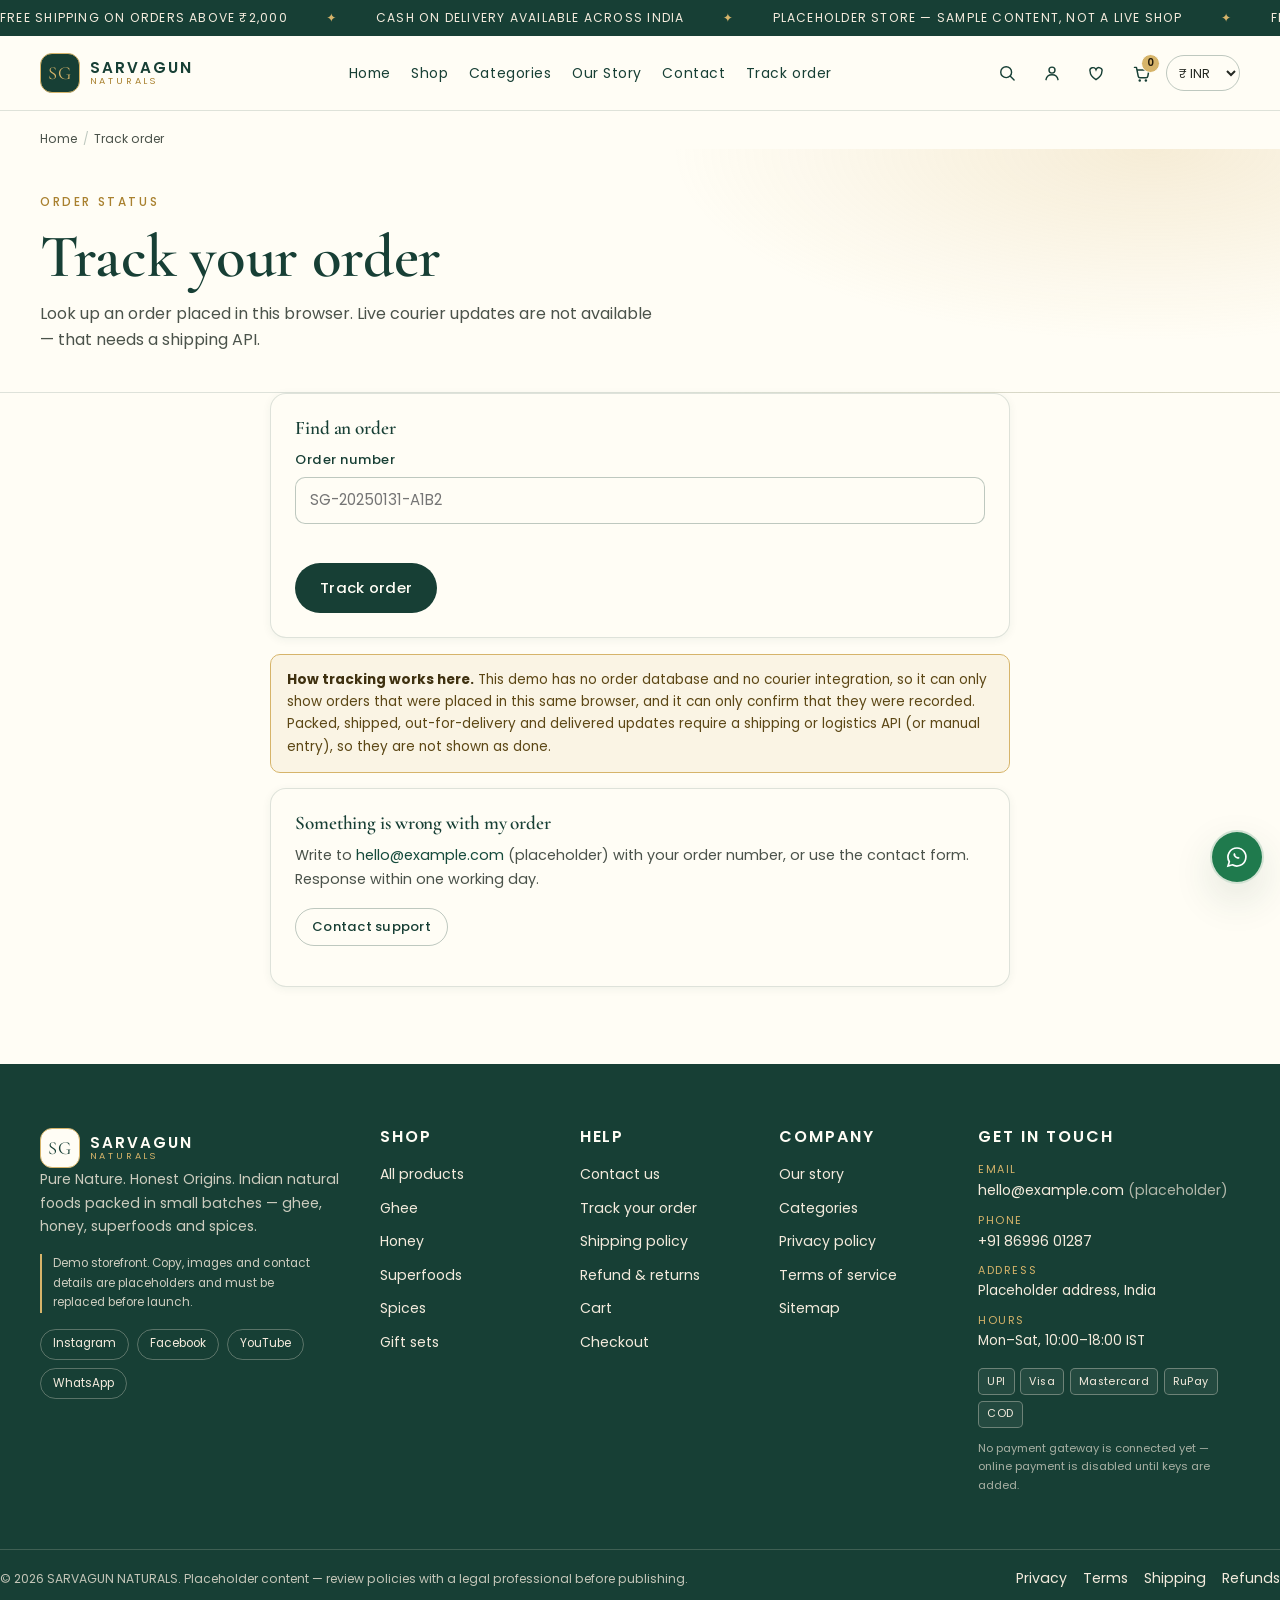
<file: bussiness/track-order.html>
<!DOCTYPE html>
<html lang="en-IN">
<head>
<meta charset="utf-8">
<meta name="viewport" content="width=device-width, initial-scale=1">
<script>document.documentElement.className += " js";</script>
<title>Track your order | SARVAGUN NATURALS</title>
<meta name="description" content="Look up an order placed in this browser and read the honest status timeline. Live courier updates need a shipping API that this demo does not include.">
<link rel="canonical" href="https://sarvagunnaturals.example/track-order.html">
<meta name="theme-color" content="#173F35">
<meta property="og:type" content="website">
<meta property="og:site_name" content="SARVAGUN NATURALS">
<meta property="og:title" content="Track your order | SARVAGUN NATURALS">
<meta property="og:description" content="Look up an order placed in this browser and read the honest status timeline. Live courier updates need a shipping API that this demo does not include.">
<meta property="og:url" content="https://sarvagunnaturals.example/track-order.html">
<meta property="og:image" content="https://placehold.co/1200x630/173F35/F4EBDD?text=SARVAGUN+NATURALS">
<meta name="twitter:card" content="summary_large_image">
<meta name="twitter:title" content="Track your order | SARVAGUN NATURALS">
<meta name="twitter:description" content="Look up an order placed in this browser and read the honest status timeline. Live courier updates need a shipping API that this demo does not include.">
<meta name="twitter:image" content="https://placehold.co/1200x630/173F35/F4EBDD?text=SARVAGUN+NATURALS">
<link rel="preconnect" href="https://fonts.googleapis.com">
<link rel="preconnect" href="https://fonts.gstatic.com" crossorigin>
<link href="https://fonts.googleapis.com/css2?family=Cormorant+Garamond:wght@500;600;700&family=Poppins:wght@300;400;500;600&display=swap" rel="stylesheet">
<link rel="stylesheet" href="css/style.css">
<link rel="stylesheet" href="css/animations.css">
<link rel="stylesheet" href="css/responsive.css">
<link rel="icon" href="data:image/svg+xml,%3Csvg xmlns='http://www.w3.org/2000/svg' viewBox='0 0 64 64'%3E%3Crect width='64' height='64' rx='14' fill='%23173F35'/%3E%3Ctext x='32' y='42' font-family='Georgia,serif' font-size='26' fill='%23D6B46A' text-anchor='middle'%3ESG%3C/text%3E%3C/svg%3E">
<script type="application/ld+json">
{
  "@context": "https://schema.org",
  "@type": "BreadcrumbList",
  "itemListElement": [
    {
      "@type": "ListItem",
      "position": 1,
      "name": "Home",
      "item": "https://sarvagunnaturals.example/index.html"
    },
    {
      "@type": "ListItem",
      "position": 2,
      "name": "Track order",
      "item": "https://sarvagunnaturals.example/track-order.html"
    }
  ]
}
</script>

</head>
<body class="page">
<a class="skip-link" href="#main">Skip to main content</a>

<div class="announce" role="region" aria-label="Store announcements">
  <div class="announce__track" aria-hidden="false">
    <span>Free shipping on orders above &#8377;2,000</span>
    <span aria-hidden="true">&#10022;</span>
    <span>Cash on Delivery available across India</span>
    <span aria-hidden="true">&#10022;</span>
    <span>Placeholder store &mdash; sample content, not a live shop</span>
    <span aria-hidden="true">&#10022;</span>
    <span>Free shipping on orders above &#8377;2,000</span>
    <span aria-hidden="true">&#10022;</span>
    <span>Cash on Delivery available across India</span>
    <span aria-hidden="true">&#10022;</span>
    <span>Placeholder store &mdash; sample content, not a live shop</span>
    <span aria-hidden="true">&#10022;</span>
  </div>
</div>

<header class="site-header" id="siteHeader">
  <div class="container header__inner">
    <button class="icon-btn nav-toggle" type="button" data-nav-toggle
            aria-label="Open menu" aria-expanded="false" aria-controls="mobileNav">
      <span class="burger" aria-hidden="true"></span>
    </button>

    <a class="logo" href="index.html" aria-label="SARVAGUN NATURALS home">
      <span class="logo__mark" aria-hidden="true">SG</span>
      <span class="logo__text">SARVAGUN<span>NATURALS</span></span>
    </a>

    <nav class="primary-nav" aria-label="Primary">
      <ul>
            <li><a href="index.html">Home</a></li>
            <li><a href="shop.html">Shop</a></li>
            <li><a href="categories.html">Categories</a></li>
            <li><a href="about.html">Our Story</a></li>
            <li><a href="contact.html">Contact</a></li>
            <li><a href="track-order.html">Track order</a></li>
      </ul>
    </nav>

    <div class="header__actions">
      <button class="icon-btn" type="button" data-search-toggle aria-expanded="false" aria-controls="searchBar" aria-label="Search products">
        <svg viewBox="0 0 24 24" width="20" height="20" aria-hidden="true"><circle cx="11" cy="11" r="6.5" fill="none" stroke="currentColor" stroke-width="1.7"/><path d="m16 16 4.5 4.5" stroke="currentColor" stroke-width="1.7" stroke-linecap="round"/></svg>
      </button>
      <a class="icon-btn" href="track-order.html" aria-label="Account and order tracking">
        <svg viewBox="0 0 24 24" width="20" height="20" aria-hidden="true"><circle cx="12" cy="8.5" r="3.6" fill="none" stroke="currentColor" stroke-width="1.7"/><path d="M4.8 20c.6-3.9 3.6-6 7.2-6s6.6 2.1 7.2 6" fill="none" stroke="currentColor" stroke-width="1.7" stroke-linecap="round"/></svg>
      </a>
      <button class="icon-btn icon-btn--wish" type="button" data-wishlist-open aria-label="Wishlist">
        <svg viewBox="0 0 24 24" width="20" height="20" aria-hidden="true"><path d="M12 20s-7-4.35-7-9.5A3.5 3.5 0 0 1 12 8a3.5 3.5 0 0 1 7 2.5C19 15.65 12 20 12 20Z" fill="none" stroke="currentColor" stroke-width="1.7"/></svg>
        <span class="badge-dot" data-wishlist-count hidden>0</span>
      </button>
      <button class="icon-btn icon-btn--cart" type="button" data-cart-open aria-label="Open cart">
        <svg viewBox="0 0 24 24" width="21" height="21" aria-hidden="true"><path d="M4 5h2.2l2.1 10.2a2 2 0 0 0 2 1.6h6.9a2 2 0 0 0 2-1.55L20.5 8H7" fill="none" stroke="currentColor" stroke-width="1.7" stroke-linecap="round" stroke-linejoin="round"/><circle cx="10" cy="20" r="1.4" fill="currentColor"/><circle cx="17" cy="20" r="1.4" fill="currentColor"/></svg>
        <span class="badge-count" data-cart-count>0</span>
      </button>
      <div class="currency">
        <label class="visually-hidden" for="currencySelect">Display currency</label>
        <select id="currencySelect" data-currency>
          <option value="INR">&#8377; INR</option>
          <option value="USD">$ USD</option>
          <option value="GBP">&pound; GBP</option>
          <option value="EUR">&euro; EUR</option>
          <option value="AED">AED</option>
          <option value="SAR">SAR</option>
        </select>
      </div>
    </div>
  </div>

  <div class="search-bar" id="searchBar" hidden>
    <form class="container search-bar__form" action="shop.html" method="get" role="search">
      <label class="visually-hidden" for="headerSearch">Search products</label>
      <input id="headerSearch" type="search" name="q" placeholder="Search ghee, honey, spices&hellip;">
      <button class="btn btn--primary" type="submit">Search</button>
    </form>
    <p class="search-bar__note container">Search runs on the shop page. Displayed prices are in INR; other currencies use a live exchange rate.</p>
  </div>

  <nav class="mobile-nav" id="mobileNav" aria-label="Mobile" hidden>
    <ul>
            <li><a href="index.html">Home</a></li>
            <li><a href="shop.html">Shop</a></li>
            <li><a href="categories.html">Categories</a></li>
            <li><a href="about.html">Our Story</a></li>
            <li><a href="contact.html">Contact</a></li>
            <li><a href="track-order.html">Track order</a></li>
      <li><a href="cart.html">Cart</a></li>
      <li><button class="mobile-nav__btn" type="button" data-wishlist-open>Wishlist</button></li>
    </ul>
    <label class="field-label" for="currencySelectMobile" style="margin-top:1rem">Display currency</label>
    <select id="currencySelectMobile" data-currency>
      <option value="INR">&#8377; INR</option>
      <option value="USD">$ USD</option>
      <option value="GBP">&pound; GBP</option>
      <option value="EUR">&euro; EUR</option>
      <option value="AED">AED</option>
      <option value="SAR">SAR</option>
    </select>
    <p class="mobile-nav__note">Prices are charged in INR. Cash on Delivery available.</p>
  </nav>
</header>

<main id="main">

<nav class="breadcrumbs container" aria-label="Breadcrumb"><ol><li><a href="index.html">Home</a></li><li aria-current="page">Track order</li></ol></nav>
<section class="page-hero">
  <div class="container">
    <p class="eyebrow" data-reveal>Order status</p>
    <h1 data-reveal data-delay="1">Track your order</h1>
    <p class="page-hero__sub" data-reveal data-delay="2">Look up an order placed in this browser. Live courier updates are not available &mdash; that needs a shipping API.</p>
  </div>
</section>

<section class="section" style="padding-top:0">
  <div class="container" style="display:grid;gap:1rem;max-width:820px">
    <div class="panel" data-reveal>
      <h2>Find an order</h2>
      <form id="trackForm" novalidate>
        <div class="field">
          <label for="orderNo">Order number</label>
          <input id="orderNo" name="order" type="text" placeholder="SG-20250131-A1B2" autocomplete="off" spellcheck="false">
          <span class="field__error" data-form-status role="alert"></span>
        </div>
        <button class="btn btn--primary" type="submit">Track order</button>
      </form>
    </div>

    <div id="trackResult" class="panel" hidden></div>

    <div class="notice" data-reveal>
      <strong>How tracking works here.</strong> This demo has no order database and no courier integration, so it can only show orders that were placed in this same browser, and it can only confirm that they were recorded. Packed, shipped, out-for-delivery and delivered updates require a shipping or logistics API (or manual entry), so they are not shown as done.
    </div>

    <div class="panel" data-reveal>
      <h2>Something is wrong with my order</h2>
      <p class="muted" style="font-size:.9rem">Write to <a href="mailto:hello@example.com">hello@example.com</a> (placeholder) with your order number, or use the contact form. Response within one working day.</p>
      <p><a class="btn btn--outline btn--sm" href="contact.html">Contact support</a></p>
    </div>
  </div>
</section>

</main>

<footer class="site-footer">
  <div class="container footer__grid">
    <div class="footer__brand">
      <a class="logo logo--footer" href="index.html">
        <span class="logo__mark" aria-hidden="true">SG</span>
        <span class="logo__text">SARVAGUN<span>NATURALS</span></span>
      </a>
      <p>Pure Nature. Honest Origins. Indian natural foods packed in small batches &mdash; ghee, honey, superfoods and spices.</p>
      <p class="footer__disclaimer">Demo storefront. Copy, images and contact details are placeholders and must be replaced before launch.</p>
      <ul class="social" aria-label="Social links">
        <li><a href="https://www.instagram.com/mr_jeetgill_75/?utm_source=ig_web_button_share_sheet" target="_blank" rel="noopener noreferrer" aria-label="Instagram">Instagram</a></li>
        <li><a href="#" data-placeholder-link aria-label="Facebook (link not set yet)">Facebook</a></li>
        <li><a href="#" data-placeholder-link aria-label="YouTube (link not set yet)">YouTube</a></li>
        <li><a href="https://wa.me/6284859751" aria-label="WhatsApp">WhatsApp</a></li>
      </ul>
    </div>

    <nav class="footer__col" aria-label="Shop">
      <h2>Shop</h2>
      <ul>
        <li><a href="shop.html">All products</a></li>
        <li><a href="shop.html?cat=ghee">Ghee</a></li>
        <li><a href="shop.html?cat=honey">Honey</a></li>
        <li><a href="shop.html?cat=superfoods">Superfoods</a></li>
        <li><a href="shop.html?cat=spices">Spices</a></li>
        <li><a href="shop.html?cat=gifts">Gift sets</a></li>
      </ul>
    </nav>

    <nav class="footer__col" aria-label="Help">
      <h2>Help</h2>
      <ul>
        <li><a href="contact.html">Contact us</a></li>
        <li><a href="track-order.html">Track your order</a></li>
        <li><a href="shipping-policy.html">Shipping policy</a></li>
        <li><a href="refund-policy.html">Refund &amp; returns</a></li>
        <li><a href="cart.html">Cart</a></li>
        <li><a href="checkout.html">Checkout</a></li>
      </ul>
    </nav>

    <nav class="footer__col" aria-label="Company">
      <h2>Company</h2>
      <ul>
        <li><a href="about.html">Our story</a></li>
        <li><a href="categories.html">Categories</a></li>
        <li><a href="privacy-policy.html">Privacy policy</a></li>
        <li><a href="terms.html">Terms of service</a></li>
        <li><a href="sitemap.xml">Sitemap</a></li>
      </ul>
    </nav>

    <div class="footer__contact">
      <h2>Get in touch</h2>
      <ul class="footer__contact-list">
        <li><span>Email</span><a href="mailto:hello@example.com">hello@example.com <em>(placeholder)</em></a></li>
        <li><span>Phone</span><a href="tel:+918699601287">+91 86996 01287</a></li>
        <li><span>Address</span>Placeholder address, India</li>
        <li><span>Hours</span>Mon&ndash;Sat, 10:00&ndash;18:00 IST</li>
      </ul>
      <div class="pay-icons" aria-label="Payment methods accepted">
        <span>UPI</span><span>Visa</span><span>Mastercard</span><span>RuPay</span><span>COD</span>
      </div>
      <p class="footer__small">No payment gateway is connected yet &mdash; online payment is disabled until keys are added.</p>
    </div>
  </div>

  <div class="container footer__bottom">
    <p>&copy; <span data-year>2025</span> SARVAGUN NATURALS. Placeholder content &mdash; review policies with a legal professional before publishing.</p>
    <ul>
      <li><a href="privacy-policy.html">Privacy</a></li>
      <li><a href="terms.html">Terms</a></li>
      <li><a href="shipping-policy.html">Shipping</a></li>
      <li><a href="refund-policy.html">Refunds</a></li>
    </ul>
  </div>
</footer>

<!-- cart drawer (shared markup, rendered by js/cart.js) -->
<aside class="cart-drawer" id="cartDrawer" role="dialog" aria-modal="true" aria-labelledby="cartDrawerTitle" aria-hidden="true">
  <div class="cart-drawer__head">
    <h2 id="cartDrawerTitle">Your cart</h2>
    <button class="icon-btn" type="button" data-cart-close aria-label="Close cart">
      <svg viewBox="0 0 24 24" width="20" height="20" aria-hidden="true"><path d="m6 6 12 12M18 6 6 18" stroke="currentColor" stroke-width="1.8" stroke-linecap="round"/></svg>
    </button>
  </div>
  <div class="cart-drawer__body" data-cart-drawer-items></div>
  <div class="cart-drawer__foot" data-cart-drawer-foot></div>
</aside>

<div class="overlay" data-overlay hidden></div>

<div class="toasts" id="toasts" role="status" aria-live="polite" aria-atomic="false"></div>

<a class="wa-float" href="https://wa.me/6284859751?text=Hello%20SARVAGUN%20NATURALS"
   aria-label="Chat on WhatsApp">
  <svg viewBox="0 0 24 24" width="24" height="24" aria-hidden="true"><path d="M12 3a9 9 0 0 0-7.7 13.7L3 21l4.4-1.2A9 9 0 1 0 12 3Z" fill="none" stroke="currentColor" stroke-width="1.7"/><path d="M8.7 8.4c-.3.7-.5 1.9.6 3.2 1.1 1.4 2.4 2 3.2 2.2.8.2 1.6-.1 1.9-.6l.3-.5-1.7-1-.5.4c-.6-.2-1.7-.8-2.3-2l.4-.6-1-1.6Z" fill="currentColor"/></svg>
  <span class="visually-hidden">WhatsApp</span>
</a>

<button class="to-top" type="button" data-to-top aria-label="Back to top">
  <svg viewBox="0 0 24 24" width="20" height="20" aria-hidden="true"><path d="m6 14 6-6 6 6" fill="none" stroke="currentColor" stroke-width="1.8" stroke-linecap="round" stroke-linejoin="round"/></svg>
</button>

<script src="js/main.js" defer></script>
<script src="js/cart.js" defer></script>

</body>
</html>
</file>
<file: bussiness/css/style.css>
/* =============================================================
   SARVAGUN NATURALS - core stylesheet
   Sections: tokens, reset, typography, utilities, buttons, forms,
   announcement, header, nav, hero, sections, cards, footer, drawer,
   shop, product page, cart/checkout, policies, toasts, misc.
   ============================================================= */

/* ---------- 1. design tokens ---------- */
:root {
  --green: #173F35;
  --emerald: #164B3C;
  --gold: #D6B46A;
  --gold-deep: #A9812F;      /* darker gold for text on light backgrounds */
  --ivory: #FFFDF5;
  --cream: #F4EBDD;
  --sage: #DCE7D9;
  --charcoal: #252923;
  --purple: #4B2E83;

  --ink: var(--charcoal);
  --ink-soft: #4B534B;
  --line: rgba(23, 63, 53, .14);
  --line-strong: rgba(23, 63, 53, .28);

  --font-head: "Cormorant Garamond", Georgia, "Times New Roman", serif;
  --font-body: "Poppins", system-ui, -apple-system, "Segoe UI", sans-serif;

  --radius-sm: 10px;
  --radius: 16px;
  --radius-lg: 20px;
  --radius-pill: 999px;

  --shadow-xs: 0 2px 10px rgba(23, 63, 53, .06);
  --shadow-sm: 0 8px 24px rgba(23, 63, 53, .08);
  --shadow-md: 0 16px 40px rgba(23, 63, 53, .12);
  --shadow-lg: 0 28px 70px rgba(23, 63, 53, .18);

  --container: 1280px;
  --gutter: clamp(1rem, 4vw, 2.5rem);
  --header-h: 74px;
  --ease: cubic-bezier(.22, .61, .36, 1);
  --ease-out: cubic-bezier(.16, 1, .3, 1);
}

/* ---------- 2. reset ---------- */
*, *::before, *::after { box-sizing: border-box; }
html { -webkit-text-size-adjust: 100%; scroll-behavior: smooth; }
body {
  margin: 0;
  font-family: var(--font-body);
  font-weight: 400;
  font-size: 1rem;
  line-height: 1.65;
  color: var(--ink);
  background: var(--ivory);
  -webkit-font-smoothing: antialiased;
  overflow-x: hidden;
}
img, svg, video { max-width: 100%; display: block; }
img { height: auto; }
a { color: var(--emerald); text-decoration: none; }
button { font: inherit; color: inherit; }
ul, ol { margin: 0; padding: 0; list-style: none; }
[hidden] { display: none !important; }
h1, h2, h3, h4 {
  font-family: var(--font-head);
  font-weight: 600;
  line-height: 1.14;
  margin: 0 0 .5em;
  color: var(--green);
  letter-spacing: -.005em;
}
h1 { font-size: clamp(2.1rem, 1.4rem + 3vw, 4rem); }
h2 { font-size: clamp(1.7rem, 1.2rem + 2vw, 2.9rem); }
h3 { font-size: clamp(1.15rem, 1rem + .5vw, 1.45rem); }
p { margin: 0 0 1rem; }
small { font-size: .8rem; }
hr { border: 0; border-top: 1px solid var(--line); margin: 2rem 0; }
:focus-visible {
  outline: 3px solid var(--gold-deep);
  outline-offset: 3px;
  border-radius: 4px;
}

/* ---------- 3. utilities ---------- */
.container {
  width: 100%;
  max-width: var(--container);
  margin-inline: auto;
  padding-inline: var(--gutter);
}
.visually-hidden {
  position: absolute !important;
  width: 1px; height: 1px;
  padding: 0; margin: -1px;
  overflow: hidden; clip: rect(0 0 0 0);
  white-space: nowrap; border: 0;
}
.skip-link {
  position: absolute; left: 1rem; top: -60px; z-index: 200;
  background: var(--green); color: var(--ivory);
  padding: .7rem 1.1rem; border-radius: 0 0 var(--radius-sm) var(--radius-sm);
  transition: top .2s var(--ease);
}
.skip-link:focus { top: 0; }
.eyebrow {
  font-size: .74rem;
  letter-spacing: .22em;
  text-transform: uppercase;
  font-weight: 500;
  color: var(--gold-deep);
  margin-bottom: .55rem;
}
.lead { font-size: clamp(1.02rem, .98rem + .35vw, 1.18rem); color: var(--ink-soft); }
.muted { color: var(--ink-soft); }
.center { text-align: center; }
.section { padding: clamp(3rem, 6vw, 6rem) 0; }
.section--cream { background: var(--cream); }
.section--sage { background: var(--sage); }
.section--green { background: var(--green); color: var(--ivory); }
.section--green h2, .section--green h3 { color: var(--ivory); }
.section--green .eyebrow { color: var(--gold); }
.gold-rule {
  width: 64px; height: 2px; background: var(--gold);
  margin: 1rem auto 1.6rem; border-radius: 2px;
}
.section-head { max-width: 720px; margin-bottom: clamp(1.6rem, 3vw, 2.8rem); }
.section-head--center { margin-inline: auto; text-align: center; }
.section-head__sub { color: var(--ink-soft); margin: 0; }

/* ---------- 4. buttons ---------- */
.btn {
  --btn-bg: var(--green);
  --btn-fg: var(--ivory);
  position: relative;
  display: inline-flex;
  align-items: center;
  justify-content: center;
  gap: .55rem;
  min-height: 46px;
  padding: .72rem 1.5rem;
  border: 1px solid transparent;
  border-radius: var(--radius-pill);
  background: var(--btn-bg);
  color: var(--btn-fg);
  font-size: .93rem;
  font-weight: 500;
  letter-spacing: .02em;
  cursor: pointer;
  text-align: center;
  overflow: hidden;
  transition: transform .25s var(--ease), box-shadow .25s var(--ease),
              background-color .25s var(--ease), color .25s var(--ease),
              border-color .25s var(--ease);
}
.btn:hover { transform: translateY(-2px); box-shadow: var(--shadow-sm); }
.btn:active { transform: translateY(0); }
.btn--primary { background: var(--green); color: var(--ivory); }
.btn--primary:hover { background: var(--emerald); }
.btn--gold { background: var(--gold); color: #22190A; }
.btn--gold:hover { background: #E3C57F; }
.btn--outline { background: transparent; color: var(--green); border-color: var(--line-strong); }
.btn--outline:hover { border-color: var(--green); background: rgba(23, 63, 53, .05); }
.btn--ghost {
  background: rgba(255, 253, 245, .94);
  color: var(--green);
  border-color: var(--line);
  backdrop-filter: blur(4px);
}
.btn--ghost:hover { background: var(--ivory); }
.btn--light { background: var(--ivory); color: var(--green); }
.btn--block { width: 100%; }
.btn--sm { min-height: 38px; padding: .45rem 1rem; font-size: .82rem; }
.btn[disabled], .btn[aria-disabled="true"] {
  opacity: .55; cursor: not-allowed; transform: none; box-shadow: none;
}
.link-arrow {
  display: inline-flex; align-items: center; gap: .4rem;
  font-weight: 500; font-size: .9rem; color: var(--emerald);
}
.link-arrow::after { content: "\2192"; transition: transform .25s var(--ease); }
.link-arrow:hover::after { transform: translateX(4px); }

/* ---------- 5. forms ---------- */
.field { margin-bottom: 1.05rem; }
.field > label, .field-label {
  display: block;
  font-size: .82rem;
  font-weight: 500;
  letter-spacing: .04em;
  margin-bottom: .35rem;
  color: var(--green);
}
input[type="text"], input[type="email"], input[type="tel"], input[type="search"],
input[type="number"], input[type="password"], select, textarea {
  width: 100%;
  min-height: 46px;
  padding: .65rem .9rem;
  font: inherit;
  font-size: .94rem;
  color: var(--ink);
  background: var(--ivory);
  border: 1px solid var(--line-strong);
  border-radius: var(--radius-sm);
  transition: border-color .2s var(--ease), box-shadow .2s var(--ease);
}
textarea { min-height: 130px; resize: vertical; }
input:focus, select:focus, textarea:focus {
  outline: none;
  border-color: var(--emerald);
  box-shadow: 0 0 0 4px rgba(22, 75, 60, .12);
}
.field__error { display: block; min-height: 1.1rem; font-size: .78rem; color: #9B2C2C; margin-top: .28rem; }
[aria-invalid="true"] { border-color: #9B2C2C !important; }
.form-row { display: grid; gap: 0 1rem; }
.checkbox { display: flex; gap: .6rem; align-items: flex-start; font-size: .86rem; color: var(--ink-soft); }
.checkbox input { min-height: auto; width: 18px; height: 18px; margin-top: .2rem; flex: 0 0 auto; }
.form-note { font-size: .78rem; color: var(--ink-soft); }

/* ---------- 6. announcement bar ---------- */
.announce {
  background: var(--green);
  color: var(--cream);
  font-size: .76rem;
  letter-spacing: .1em;
  text-transform: uppercase;
  overflow: hidden;
  position: relative;
  z-index: 60;
}
.announce__track {
  display: flex;
  gap: 2.4rem;
  width: max-content;
  padding: .5rem 0;
  white-space: nowrap;
}
.announce__track span { flex: 0 0 auto; }
.announce__track span[aria-hidden] { color: var(--gold); }

/* ---------- 7. header ---------- */
.site-header {
  position: sticky;
  top: 0;
  z-index: 70;
  background: rgba(255, 253, 245, .96);
  border-bottom: 1px solid var(--line);
  backdrop-filter: blur(10px);
  transition: padding .3s var(--ease), box-shadow .3s var(--ease);
}
.header__inner {
  display: flex;
  align-items: center;
  gap: clamp(.5rem, 1.5vw, 1.6rem);
  min-height: var(--header-h);
}
.logo { display: inline-flex; align-items: center; gap: .6rem; color: var(--green); }
.logo__mark {
  display: grid; place-items: center;
  width: 40px; height: 40px;
  border-radius: 12px;
  background: var(--green);
  color: var(--gold);
  font-family: var(--font-head);
  font-size: 1.15rem;
  letter-spacing: .04em;
  border: 1px solid var(--gold);
}
.logo__text {
  font-family: var(--font-body);
  font-size: .95rem;
  font-weight: 600;
  letter-spacing: .14em;
  line-height: 1.05;
  display: flex; flex-direction: column;
}
.logo__text span {
  font-size: .58rem;
  font-weight: 400;
  letter-spacing: .3em;
  color: var(--gold-deep);
}
.primary-nav { margin-inline: auto; }
.primary-nav ul { display: flex; align-items: center; gap: clamp(.6rem, 1.6vw, 1.5rem); }
.primary-nav a {
  position: relative;
  display: inline-block;
  padding: .4rem 0;
  font-size: .87rem;
  font-weight: 400;
  letter-spacing: .04em;
  color: var(--green);
}
.primary-nav a[aria-current="page"] { font-weight: 500; }
.header__actions { display: flex; align-items: center; gap: .3rem; }
.icon-btn {
  position: relative;
  display: inline-grid;
  place-items: center;
  width: 40px; height: 40px;
  border: 1px solid transparent;
  border-radius: 50%;
  background: transparent;
  color: var(--green);
  cursor: pointer;
  transition: background-color .2s var(--ease), border-color .2s var(--ease), color .2s var(--ease);
}
.icon-btn:hover { background: var(--cream); border-color: var(--line); }
.badge-count, .badge-dot {
  position: absolute;
  top: 0; right: 0;
  min-width: 19px; height: 19px;
  padding: 0 4px;
  border-radius: 999px;
  background: var(--gold);
  color: #22190A;
  font-size: .66rem;
  font-weight: 600;
  display: grid;
  place-items: center;
  line-height: 1;
  border: 1px solid var(--ivory);
}
.currency select {
  min-height: 36px;
  width: auto;
  padding: .2rem .5rem;
  font-size: .78rem;
  border-radius: var(--radius-pill);
  background: transparent;
  border-color: var(--line-strong);
}
.nav-toggle { display: none; }
.burger, .burger::before, .burger::after {
  display: block; width: 20px; height: 2px; background: currentColor; border-radius: 2px;
}
.burger { position: relative; }
.burger::before, .burger::after { content: ""; position: absolute; left: 0; }
.burger::before { top: -6px; }
.burger::after { top: 6px; }

.search-bar {
  border-top: 1px solid var(--line);
  background: var(--ivory);
  padding: .9rem 0;
}
.search-bar__form { display: flex; gap: .6rem; }
.search-bar__note { font-size: .72rem; color: var(--ink-soft); margin: .5rem 0 0; }

.mobile-nav {
  border-top: 1px solid var(--line);
  background: var(--ivory);
  padding: 1rem var(--gutter) 1.6rem;
}
.mobile-nav ul { display: grid; gap: .1rem; }
.mobile-nav a {
  display: block;
  padding: .78rem .2rem;
  font-size: .96rem;
  border-bottom: 1px solid var(--line);
  color: var(--green);
}
.mobile-nav__note { font-size: .75rem; color: var(--ink-soft); margin: .9rem 0 0; }

/* ---------- 8. hero ---------- */
.hero {
  position: relative;
  overflow: hidden;
  background:
    radial-gradient(1100px 520px at 82% -10%, rgba(214, 180, 106, .28), transparent 62%),
    radial-gradient(760px 480px at 5% 110%, rgba(220, 231, 217, .9), transparent 60%),
    var(--ivory);
  padding: clamp(2.4rem, 5vw, 5rem) 0 clamp(2rem, 4vw, 4rem);
}
.hero__grid {
  display: grid;
  grid-template-columns: 1.02fr .98fr;
  gap: clamp(1.6rem, 4vw, 3.4rem);
  align-items: center;
}
.hero__badge {
  display: inline-flex; align-items: center; gap: .5rem;
  padding: .35rem .9rem;
  border: 1px solid var(--gold);
  border-radius: var(--radius-pill);
  background: rgba(255, 253, 245, .8);
  font-size: .72rem;
  letter-spacing: .16em;
  text-transform: uppercase;
  color: var(--gold-deep);
  margin-bottom: 1rem;
}
.hero h1 { margin-bottom: .8rem; }
.hero h1 em { font-style: italic; color: var(--emerald); }
.hero__sub { max-width: 46ch; color: var(--ink-soft); font-size: clamp(1rem, .96rem + .3vw, 1.12rem); }
.hero__cta { display: flex; flex-wrap: wrap; gap: .7rem; margin-top: 1.5rem; }
.hero__meta {
  display: flex; flex-wrap: wrap; gap: 1.2rem 2rem;
  margin-top: 2rem; padding-top: 1.4rem;
  border-top: 1px solid var(--line);
}
.hero__meta div { display: grid; gap: .1rem; }
.hero__meta strong {
  font-family: var(--font-head); font-size: 1.55rem; color: var(--green); line-height: 1;
}
.hero__meta span { font-size: .74rem; letter-spacing: .1em; text-transform: uppercase; color: var(--ink-soft); }
.hero__media { position: relative; }
.hero__frame {
  position: relative;
  border-radius: 26px;
  overflow: hidden;
  border: 1px solid var(--gold);
  box-shadow: var(--shadow-lg);
  background: var(--cream);
  aspect-ratio: 4 / 4.4;
}
.hero__frame img { width: 100%; height: 100%; object-fit: cover; }
.hero__float {
  position: absolute;
  background: var(--ivory);
  border: 1px solid var(--line);
  border-radius: 14px;
  box-shadow: var(--shadow-md);
  padding: .7rem .95rem;
  font-size: .78rem;
  display: flex; gap: .55rem; align-items: center;
}
.hero__float strong { display: block; font-size: .86rem; color: var(--green); }
.hero__float--a { left: -14px; top: 14%; }
.hero__float--b { right: -10px; bottom: 12%; }
.hero__float svg { color: var(--gold-deep); flex: 0 0 auto; }

/* ---------- 9. trust badges ---------- */
.trust { border-top: 1px solid var(--line); border-bottom: 1px solid var(--line); background: var(--ivory); }
.trust__grid {
  display: grid;
  grid-template-columns: repeat(4, 1fr);
  gap: .4rem;
  padding: 1.4rem 0;
}
.trust__item { display: flex; gap: .7rem; align-items: center; padding: .3rem .6rem; }
.trust__icon {
  width: 38px; height: 38px; flex: 0 0 auto;
  display: grid; place-items: center;
  border-radius: 12px;
  background: var(--sage);
  color: var(--green);
}
.trust__item strong { display: block; font-size: .86rem; font-weight: 500; }
.trust__item span { font-size: .75rem; color: var(--ink-soft); }

/* ---------- 10. category tiles ---------- */
.cat-grid {
  display: grid;
  grid-template-columns: repeat(5, 1fr);
  gap: clamp(.7rem, 1.4vw, 1.2rem);
}
.cat-tile {
  position: relative;
  display: block;
  border-radius: var(--radius);
  overflow: hidden;
  border: 1px solid var(--line);
  background: var(--cream);
  aspect-ratio: 3 / 3.6;
  box-shadow: var(--shadow-xs);
}
.cat-tile img { width: 100%; height: 100%; object-fit: cover; }
.cat-tile__body {
  position: absolute; inset: auto 0 0 0;
  padding: .85rem .9rem;
  background: linear-gradient(to top, rgba(23, 63, 53, .92), rgba(23, 63, 53, .05));
  color: var(--ivory);
}
.cat-tile__body strong { display: block; font-family: var(--font-head); font-size: 1.15rem; }
.cat-tile__body span { font-size: .72rem; opacity: .85; display: block; }

/* ---------- 11. product cards ---------- */
.product-grid {
  display: grid;
  grid-template-columns: repeat(4, minmax(0, 1fr));
  gap: clamp(.9rem, 1.8vw, 1.6rem);
}
.product-card {
  display: flex;
  flex-direction: column;
  background: var(--ivory);
  border: 1px solid var(--line);
  border-radius: var(--radius);
  overflow: hidden;
  box-shadow: var(--shadow-xs);
  transition: box-shadow .35s var(--ease), border-color .35s var(--ease), transform .35s var(--ease);
}
.product-card:hover { box-shadow: var(--shadow-md); border-color: var(--gold); transform: translateY(-4px); }
.product-card__media { position: relative; overflow: hidden; background: var(--cream); aspect-ratio: 1 / 1; }
.product-card__media img { width: 100%; height: 100%; object-fit: cover; transition: transform .7s var(--ease-out); }
.product-card:hover .product-card__media img { transform: scale(1.07); }
.badge {
  position: absolute; top: .7rem; left: .7rem; z-index: 2;
  padding: .22rem .6rem;
  border-radius: var(--radius-pill);
  font-size: .68rem;
  font-weight: 500;
  letter-spacing: .06em;
  text-transform: uppercase;
  background: var(--green); color: var(--ivory);
}
.badge--off { background: var(--gold); color: #22190A; }
.wish {
  position: absolute; top: .6rem; right: .6rem; z-index: 2;
  width: 34px; height: 34px;
  display: grid; place-items: center;
  border-radius: 50%;
  border: 1px solid var(--line);
  background: rgba(255, 253, 245, .92);
  color: var(--green);
  cursor: pointer;
  transition: color .2s var(--ease), background-color .2s var(--ease), transform .2s var(--ease);
}
.wish:hover { transform: scale(1.08); }
.wish[aria-pressed="true"] { color: #8C1D2E; }
.wish[aria-pressed="true"] svg path { fill: currentColor; }
.product-card__quick {
  position: absolute; inset: auto .6rem .6rem;
  opacity: 0; transform: translateY(8px);
  transition: opacity .3s var(--ease), transform .3s var(--ease);
  min-height: 38px; font-size: .8rem;
}
.product-card:hover .product-card__quick,
.product-card:focus-within .product-card__quick { opacity: 1; transform: translateY(0); }
.product-card__body { padding: .9rem 1rem 1.1rem; display: flex; flex-direction: column; flex: 1; }
.product-card__cat { font-size: .68rem; letter-spacing: .16em; text-transform: uppercase; color: var(--gold-deep); margin: 0 0 .25rem; }
.product-card__name { font-size: 1.05rem; margin: 0 0 .1rem; }
.product-card__name a { color: var(--green); }
.product-card__size { font-size: .78rem; color: var(--ink-soft); margin: 0 0 .55rem; }
.price { display: flex; align-items: baseline; gap: .5rem; margin-bottom: .85rem; }
.price__now { font-weight: 500; font-size: 1rem; color: var(--green); }
.price__was { font-size: .82rem; color: var(--ink-soft); }
.product-card .btn--primary { margin-top: auto; }

/* ---------- 12. story / split blocks ---------- */
.split {
  display: grid;
  grid-template-columns: 1fr 1fr;
  gap: clamp(1.6rem, 4vw, 3.4rem);
  align-items: center;
}
.split--reverse .split__media { order: 2; }
.split__media {
  border-radius: 24px;
  overflow: hidden;
  border: 1px solid var(--gold);
  box-shadow: var(--shadow-md);
  aspect-ratio: 5 / 4;
  background: var(--cream);
}
.split__media img { width: 100%; height: 100%; object-fit: cover; }
.feature-list { display: grid; gap: .85rem; margin: 1.4rem 0 0; }
.feature-list li { display: flex; gap: .7rem; align-items: flex-start; font-size: .93rem; }
.feature-list li::before {
  content: "\2726";
  color: var(--gold-deep);
  flex: 0 0 auto;
  line-height: 1.5;
}
.stat-row { display: grid; grid-template-columns: repeat(3, 1fr); gap: 1rem; margin-top: 1.8rem; }
.stat-row div { border-left: 2px solid var(--gold); padding-left: .8rem; }
.stat-row strong { font-family: var(--font-head); font-size: clamp(1.5rem, 1.2rem + 1vw, 2rem); display: block; color: var(--green); line-height: 1; }
.stat-row span { font-size: .74rem; color: var(--ink-soft); letter-spacing: .06em; text-transform: uppercase; }

/* ---------- 13. video / story tiles ---------- */
.tile-grid { display: grid; grid-template-columns: repeat(3, 1fr); gap: clamp(.8rem, 1.6vw, 1.3rem); }
.tile {
  position: relative;
  display: block;
  border-radius: var(--radius);
  overflow: hidden;
  aspect-ratio: 4 / 3;
  border: 1px solid var(--line);
  background: var(--green);
}
.tile img { width: 100%; height: 100%; object-fit: cover; opacity: .82; transition: transform .7s var(--ease-out), opacity .3s var(--ease); }
.tile:hover img { transform: scale(1.05); opacity: .9; }
.tile__label {
  position: absolute; inset: auto 0 0 0; padding: 1rem;
  color: var(--ivory);
  background: linear-gradient(to top, rgba(23, 63, 53, .9), transparent);
}
.tile__label strong { font-family: var(--font-head); font-size: 1.1rem; display: block; }
.tile__label span { font-size: .74rem; opacity: .85; }
.tile__play {
  position: absolute; top: 50%; left: 50%; transform: translate(-50%, -50%);
  width: 52px; height: 52px; border-radius: 50%;
  display: grid; place-items: center;
  background: rgba(255, 253, 245, .9); color: var(--green);
  border: 1px solid var(--gold);
}

/* ---------- 14. banner ---------- */
.banner {
  position: relative;
  overflow: hidden;
  border-radius: var(--radius-lg);
  border: 1px solid var(--gold);
  background: var(--green);
  color: var(--ivory);
  padding: clamp(1.8rem, 4vw, 3.6rem);
  display: grid;
  grid-template-columns: 1.1fr .9fr;
  gap: 2rem;
  align-items: center;
}
.banner h2 { color: var(--ivory); }
.banner p { color: var(--cream); }
.banner__media { border-radius: var(--radius); overflow: hidden; border: 1px solid rgba(214, 180, 106, .5); aspect-ratio: 4/3; }
.banner__media img { width: 100%; height: 100%; object-fit: cover; }

/* ---------- 15. testimonials ---------- */
.slider { position: relative; }
.slider__track {
  display: flex;
  gap: 1.2rem;
  overflow-x: auto;
  scroll-snap-type: x mandatory;
  padding-bottom: .4rem;
  scrollbar-width: none;
}
.slider__track::-webkit-scrollbar { display: none; }
.quote-card {
  flex: 0 0 min(420px, 86vw);
  scroll-snap-align: start;
  background: var(--ivory);
  border: 1px solid var(--line);
  border-radius: var(--radius);
  padding: 1.4rem;
  box-shadow: var(--shadow-xs);
}
.quote-card__sample {
  display: inline-block;
  font-size: .66rem;
  letter-spacing: .14em;
  text-transform: uppercase;
  color: var(--gold-deep);
  border: 1px dashed var(--gold);
  border-radius: var(--radius-pill);
  padding: .1rem .55rem;
  margin-bottom: .8rem;
}
.quote-card blockquote { margin: 0 0 .8rem; font-size: .95rem; color: var(--ink); }
.quote-card figcaption { font-size: .8rem; color: var(--ink-soft); }
.slider__nav { display: flex; gap: .5rem; justify-content: center; margin-top: 1.2rem; }

/* ---------- 16. newsletter ---------- */
.newsletter {
  background: var(--green);
  color: var(--ivory);
  border-radius: var(--radius-lg);
  padding: clamp(1.8rem, 4vw, 3.2rem);
  display: grid;
  grid-template-columns: 1fr 1fr;
  gap: 1.6rem 2.4rem;
  align-items: center;
  border: 1px solid rgba(214, 180, 106, .45);
}
.newsletter h2 { color: var(--ivory); margin-bottom: .4rem; }
.newsletter p { color: var(--cream); margin: 0; }
.newsletter form { display: flex; gap: .55rem; flex-wrap: wrap; }
.newsletter input { flex: 1 1 200px; background: var(--ivory); }
.newsletter .form-note { color: var(--cream); opacity: .8; flex-basis: 100%; margin: .2rem 0 0; }

/* ---------- 17. footer ---------- */
.site-footer { background: var(--green); color: var(--cream); padding-top: clamp(2.4rem, 5vw, 4rem); }
.footer__grid {
  display: grid;
  grid-template-columns: 1.5fr .8fr .8fr .8fr 1.3fr;
  gap: clamp(1.4rem, 3vw, 2.6rem);
  padding-bottom: 2.4rem;
}
.site-footer h2 { color: var(--ivory); font-size: 1rem; font-family: var(--font-body); letter-spacing: .12em; text-transform: uppercase; margin-bottom: .9rem; }
.site-footer a { color: var(--cream); font-size: .88rem; }
.site-footer a:hover { color: var(--gold); }
.footer__brand p { font-size: .88rem; color: rgba(244, 235, 221, .82); max-width: 34ch; }
.footer__disclaimer { font-size: .74rem !important; border-left: 2px solid var(--gold); padding-left: .7rem; }
.logo--footer .logo__mark { background: var(--ivory); color: var(--green); }
.logo--footer .logo__text { color: var(--ivory); }
.logo--footer .logo__text span { color: var(--gold); }
.social { display: flex; flex-wrap: wrap; gap: .5rem; margin-top: 1rem; }
.social a {
  display: inline-block;
  padding: .3rem .75rem;
  border: 1px solid rgba(244, 235, 221, .3);
  border-radius: var(--radius-pill);
  font-size: .74rem;
}
.footer__col ul { display: grid; gap: .45rem; }
.footer__contact-list { display: grid; gap: .6rem; font-size: .84rem; }
.footer__contact-list span { display: block; font-size: .68rem; letter-spacing: .14em; text-transform: uppercase; color: var(--gold); }
.footer__contact-list em { font-style: normal; opacity: .7; }
.pay-icons { display: flex; flex-wrap: wrap; gap: .35rem; margin-top: 1rem; }
.pay-icons span {
  font-size: .68rem; letter-spacing: .04em;
  padding: .22rem .5rem;
  border: 1px solid rgba(244, 235, 221, .35);
  border-radius: 5px;
  background: rgba(255, 253, 245, .06);
}
.footer__small { font-size: .7rem; color: rgba(244, 235, 221, .65); margin-top: .7rem; }
.footer__bottom {
  border-top: 1px solid rgba(244, 235, 221, .18);
  padding: 1.1rem 0 1.6rem;
  display: flex;
  flex-wrap: wrap;
  gap: .6rem 1.4rem;
  justify-content: space-between;
  align-items: center;
  font-size: .76rem;
  color: rgba(244, 235, 221, .78);
}
.footer__bottom p { margin: 0; }
.footer__bottom ul { display: flex; flex-wrap: wrap; gap: 1rem; }

/* ---------- 18. floating UI ---------- */
.wa-float {
  position: fixed; right: 1rem; bottom: 1rem; z-index: 80;
  width: 54px; height: 54px; border-radius: 50%;
  display: grid; place-items: center;
  background: #1F7A4D; color: #fff;
  box-shadow: var(--shadow-md);
  border: 2px solid rgba(255, 253, 245, .8);
}
.to-top {
  position: fixed; right: 1rem; bottom: 5rem; z-index: 80;
  width: 44px; height: 44px; border-radius: 50%;
  display: grid; place-items: center;
  background: var(--ivory); color: var(--green);
  border: 1px solid var(--line-strong);
  box-shadow: var(--shadow-sm);
  cursor: pointer;
  opacity: 0; visibility: hidden;
  transform: translateY(10px);
  transition: opacity .3s var(--ease), transform .3s var(--ease), visibility .3s;
}
.to-top.is-visible { opacity: 1; visibility: visible; transform: translateY(0); }

/* ---------- 19. cart drawer ---------- */
.overlay {
  position: fixed; inset: 0; z-index: 90;
  background: rgba(23, 63, 53, .45);
  backdrop-filter: blur(2px);
  opacity: 0;
  transition: opacity .3s var(--ease);
}
.overlay.is-open { opacity: 1; }
.cart-drawer {
  position: fixed; top: 0; right: 0; bottom: 0; z-index: 95;
  width: min(430px, 100%);
  display: flex; flex-direction: column;
  background: var(--ivory);
  border-left: 1px solid var(--gold);
  box-shadow: var(--shadow-lg);
  transform: translateX(102%);
  visibility: hidden;
  transition: transform .38s var(--ease-out), visibility .38s;
}
.cart-drawer.is-open { transform: translateX(0); visibility: visible; }
.cart-drawer__head {
  display: flex; align-items: center; justify-content: space-between;
  padding: 1rem 1.1rem;
  border-bottom: 1px solid var(--line);
}
.cart-drawer__head h2 { margin: 0; font-size: 1.3rem; }
.cart-drawer__body { flex: 1; overflow-y: auto; padding: 1rem 1.1rem; }
.cart-drawer__foot { border-top: 1px solid var(--line); padding: 1rem 1.1rem 1.3rem; background: var(--cream); }
.cart-drawer__foot .row { display: flex; justify-content: space-between; font-size: .88rem; margin-bottom: .4rem; }
.cart-drawer__foot .row--total { font-size: 1.02rem; font-weight: 500; color: var(--green); border-top: 1px solid var(--line); padding-top: .6rem; margin-top: .6rem; }
.cart-drawer__foot .btn { margin-top: .7rem; }

/* line items */
.line-item {
  display: grid;
  grid-template-columns: 72px 1fr auto;
  gap: .8rem;
  padding: .8rem 0;
  border-bottom: 1px solid var(--line);
  align-items: start;
}
.line-item:last-child { border-bottom: 0; }
.line-item__img { width: 72px; height: 72px; border-radius: 10px; object-fit: cover; background: var(--cream); border: 1px solid var(--line); }
.line-item__title { font-size: .9rem; margin: 0 0 .15rem; color: var(--green); }
.line-item__meta { font-size: .75rem; color: var(--ink-soft); margin: 0 0 .4rem; }
.line-item__price { font-size: .88rem; font-weight: 500; }
.qty {
  display: inline-flex; align-items: center;
  border: 1px solid var(--line-strong); border-radius: var(--radius-pill);
  overflow: hidden;
}
.qty button {
  width: 34px; height: 34px;
  background: transparent; border: 0; cursor: pointer;
  color: var(--green); font-size: 1.05rem; line-height: 1;
}
.qty button:hover { background: var(--cream); }
.qty input, .qty output {
  width: 40px; min-height: auto; text-align: center;
  border: 0; border-left: 1px solid var(--line); border-right: 1px solid var(--line);
  border-radius: 0; font-size: .86rem; padding: .3rem 0;
}
.line-remove {
  background: none; border: 0; cursor: pointer;
  font-size: .74rem; color: var(--ink-soft);
  text-decoration: underline; padding: .2rem 0;
}
.line-remove:hover { color: #9B2C2C; }
.empty-state {
  text-align: center;
  padding: 2.4rem 1rem;
  color: var(--ink-soft);
}
.empty-state h3 { color: var(--green); }
.empty-state p { font-size: .9rem; }

/* ---------- 20. toasts ---------- */
.toasts {
  position: fixed; z-index: 120;
  right: 1rem; bottom: 1rem;
  display: flex; flex-direction: column; gap: .5rem;
  width: min(340px, calc(100vw - 2rem));
}
.toast {
  display: flex; gap: .6rem; align-items: flex-start;
  padding: .8rem 1rem;
  border-radius: 12px;
  background: var(--green);
  color: var(--ivory);
  font-size: .86rem;
  box-shadow: var(--shadow-md);
  border: 1px solid rgba(214, 180, 106, .5);
}
.toast--error { background: #7A2626; border-color: rgba(255, 253, 245, .3); }
.toast--info { background: var(--ivory); color: var(--green); border-color: var(--line-strong); }

/* ---------- 21. breadcrumbs + page hero ---------- */
.breadcrumbs { padding-top: 1.1rem; }
.breadcrumbs ol { display: flex; flex-wrap: wrap; gap: .35rem; font-size: .76rem; color: var(--ink-soft); }
.breadcrumbs li + li::before { content: "/"; margin-right: .35rem; color: var(--line-strong); }
.breadcrumbs a { color: var(--ink-soft); }
.breadcrumbs a:hover { color: var(--emerald); }
.page-hero {
  padding: clamp(1.6rem, 3.5vw, 3rem) 0 clamp(1.4rem, 3vw, 2.4rem);
  background:
    radial-gradient(800px 320px at 90% 0%, rgba(214, 180, 106, .22), transparent 60%),
    var(--ivory);
  border-bottom: 1px solid var(--line);
}
.page-hero h1 { margin-bottom: .6rem; }
.page-hero__sub { max-width: 62ch; color: var(--ink-soft); margin: 0; }

/* ---------- 22. shop layout ---------- */
.shop-layout {
  display: grid;
  grid-template-columns: 260px 1fr;
  gap: clamp(1.2rem, 2.4vw, 2.4rem);
  align-items: start;
  padding: clamp(1.6rem, 3vw, 2.6rem) 0 clamp(2.4rem, 5vw, 4rem);
}
.filters {
  border: 1px solid var(--line);
  border-radius: var(--radius);
  background: var(--ivory);
  padding: 1.1rem;
  position: sticky;
  top: calc(var(--header-h) + 1rem);
  box-shadow: var(--shadow-xs);
}
.filters h2 { font-size: 1rem; font-family: var(--font-body); letter-spacing: .12em; text-transform: uppercase; }
.filter-group { padding: 1rem 0; border-top: 1px solid var(--line); }
.filter-group:first-of-type { border-top: 0; padding-top: .3rem; }
.filter-group h3 { font-size: .82rem; font-family: var(--font-body); letter-spacing: .1em; text-transform: uppercase; color: var(--ink-soft); margin-bottom: .6rem; }
.chip-list { display: flex; flex-wrap: wrap; gap: .4rem; }
.chip {
  padding: .34rem .8rem;
  border: 1px solid var(--line-strong);
  border-radius: var(--radius-pill);
  background: var(--ivory);
  font-size: .8rem;
  cursor: pointer;
  transition: background-color .2s var(--ease), color .2s var(--ease), border-color .2s var(--ease);
}
.chip:hover { border-color: var(--green); }
.chip[aria-pressed="true"] { background: var(--green); color: var(--ivory); border-color: var(--green); }
.range-row { display: flex; align-items: center; justify-content: space-between; font-size: .8rem; color: var(--ink-soft); }
input[type="range"] { width: 100%; accent-color: var(--emerald); }
.shop-toolbar {
  display: flex; flex-wrap: wrap; gap: .7rem;
  align-items: center; justify-content: space-between;
  margin-bottom: 1.2rem;
}
.shop-toolbar__count { font-size: .84rem; color: var(--ink-soft); margin: 0; }
.shop-toolbar__right { display: flex; gap: .6rem; flex-wrap: wrap; align-items: center; }
.shop-toolbar input[type="search"] { width: min(240px, 60vw); min-height: 42px; }
.shop-toolbar select { width: auto; min-height: 42px; }
.filters-toggle { display: none; }

/* quick view modal */
.modal {
  position: fixed; inset: 0; z-index: 110;
  display: grid; place-items: center;
  padding: 1rem;
  background: rgba(23, 63, 53, .5);
  opacity: 0; visibility: hidden;
  transition: opacity .3s var(--ease), visibility .3s;
}
.modal.is-open { opacity: 1; visibility: visible; }
.modal__panel {
  width: min(760px, 100%);
  max-height: 88vh;
  overflow-y: auto;
  background: var(--ivory);
  border: 1px solid var(--gold);
  border-radius: var(--radius-lg);
  box-shadow: var(--shadow-lg);
  padding: clamp(1.1rem, 2.5vw, 1.8rem);
  transform: translateY(14px) scale(.99);
  transition: transform .35s var(--ease-out);
}
.modal.is-open .modal__panel { transform: none; }
.modal__head { display: flex; justify-content: space-between; align-items: start; gap: 1rem; }
.quick-grid { display: grid; grid-template-columns: 1fr 1fr; gap: 1.4rem; }
.quick-grid img { border-radius: var(--radius); border: 1px solid var(--line); width: 100%; aspect-ratio: 1/1; object-fit: cover; background: var(--cream); }

/* ---------- 23. product page ---------- */
.product-layout {
  display: grid;
  grid-template-columns: 1.05fr .95fr;
  gap: clamp(1.4rem, 3.4vw, 3rem);
  padding: clamp(1.4rem, 3vw, 2.6rem) 0 clamp(2.4rem, 5vw, 4rem);
  align-items: start;
}
.gallery__main {
  position: relative;
  border-radius: var(--radius-lg);
  overflow: hidden;
  border: 1px solid var(--line);
  background: var(--cream);
  aspect-ratio: 1 / 1;
  cursor: zoom-in;
}
.gallery__main img { width: 100%; height: 100%; object-fit: cover; transition: transform .5s var(--ease-out); }
.gallery__main.is-zoomed img { transform: scale(1.9); }
.gallery__thumbs { display: flex; gap: .5rem; margin-top: .6rem; }
.gallery__thumbs button {
  width: 76px; height: 76px; padding: 0;
  border-radius: 10px; overflow: hidden;
  border: 1px solid var(--line); background: var(--cream); cursor: pointer;
}
.gallery__thumbs button[aria-pressed="true"] { border-color: var(--gold); box-shadow: 0 0 0 2px rgba(214, 180, 106, .4); }
.gallery__thumbs img { width: 100%; height: 100%; object-fit: cover; }
.gallery__hint { font-size: .72rem; color: var(--ink-soft); margin: .5rem 0 0; }

.pinfo__rating { display: flex; align-items: center; gap: .6rem; font-size: .8rem; color: var(--ink-soft); margin-bottom: .6rem; }
.pinfo h1 { font-size: clamp(1.7rem, 1.3rem + 1.6vw, 2.5rem); margin-bottom: .3rem; }
.pinfo h1 [data-size-label] { font-size: .58em; font-weight: 400; color: var(--ink-soft); letter-spacing: .02em; }
.pinfo__price { display: flex; align-items: baseline; gap: .6rem; margin: .8rem 0; }
.pinfo__price .now { font-size: 1.5rem; font-weight: 500; color: var(--green); }
.pinfo__price .was { font-size: .95rem; color: var(--ink-soft); }
.pinfo__price .save { font-size: .78rem; color: #2F6B3F; background: var(--sage); padding: .1rem .5rem; border-radius: var(--radius-pill); }
.variant-group { margin-bottom: 1rem; }
.variant-group > span { display: block; font-size: .78rem; letter-spacing: .08em; text-transform: uppercase; color: var(--ink-soft); margin-bottom: .4rem; }
.pinfo__actions { display: flex; gap: .6rem; flex-wrap: wrap; align-items: center; margin: 1.1rem 0 .8rem; }
.pinfo__note { font-size: .78rem; color: var(--ink-soft); }
.pinfo__trust { display: grid; gap: .5rem; margin-top: 1.2rem; padding-top: 1.1rem; border-top: 1px solid var(--line); font-size: .84rem; }
.pinfo__trust li { display: flex; gap: .55rem; align-items: flex-start; }
.pinfo__trust li::before { content: "\2726"; color: var(--gold-deep); }

.acc { border-top: 1px solid var(--line); }
.acc__item { border-bottom: 1px solid var(--line); }
.acc__btn {
  width: 100%;
  display: flex; justify-content: space-between; align-items: center; gap: 1rem;
  padding: 1rem 0;
  background: none; border: 0; cursor: pointer;
  font-family: var(--font-head); font-size: 1.1rem; color: var(--green); text-align: left;
}
.acc__btn::after { content: "+"; font-family: var(--font-body); font-size: 1.2rem; color: var(--gold-deep); transition: transform .3s var(--ease); }
.acc__btn[aria-expanded="true"]::after { transform: rotate(45deg); }
.acc__panel { padding: 0 0 1rem; font-size: .9rem; color: var(--ink-soft); }
.acc__panel > :last-child { margin-bottom: 0; }

.pincode { display: flex; gap: .5rem; flex-wrap: wrap; margin-top: .6rem; }
.pincode input { max-width: 180px; }
.pincode__result { font-size: .82rem; margin: .6rem 0 0; }
.pincode__result.is-ok { color: #2F6B3F; }
.pincode__result.is-warn { color: #8A5A12; }

.review { border-bottom: 1px solid var(--line); padding: 1rem 0; }
.review:last-child { border-bottom: 0; }
.review__head { display: flex; gap: .6rem; align-items: center; font-size: .82rem; color: var(--ink-soft); margin-bottom: .3rem; }
.review__head strong { color: var(--green); font-weight: 500; }
.review p { margin: 0; font-size: .9rem; }

.mobile-buybar {
  position: fixed; inset: auto 0 0 0; z-index: 85;
  display: none;
  gap: .6rem; align-items: center;
  padding: .7rem var(--gutter) calc(.7rem + env(safe-area-inset-bottom));
  background: rgba(255, 253, 245, .97);
  border-top: 1px solid var(--line);
  box-shadow: 0 -8px 24px rgba(23, 63, 53, .1);
  backdrop-filter: blur(8px);
}
.mobile-buybar .price { margin: 0; flex: 1; flex-direction: column; gap: 0; }
.mobile-buybar .price__now { font-size: .95rem; }
.mobile-buybar .price__was { font-size: .72rem; }

/* ---------- 24. cart / checkout ---------- */
.cart-layout {
  display: grid;
  grid-template-columns: 1.6fr .9fr;
  gap: clamp(1.2rem, 2.6vw, 2.4rem);
  align-items: start;
  padding: clamp(1.4rem, 3vw, 2.4rem) 0 clamp(2.4rem, 5vw, 4rem);
}
.panel {
  border: 1px solid var(--line);
  border-radius: var(--radius);
  background: var(--ivory);
  padding: clamp(1rem, 2vw, 1.5rem);
  box-shadow: var(--shadow-xs);
}
.panel + .panel { margin-top: 1rem; }
.panel h2 { font-size: 1.2rem; }
.summary { position: sticky; top: calc(var(--header-h) + 1rem); }
.summary .row { display: flex; justify-content: space-between; font-size: .88rem; margin-bottom: .5rem; }
.summary .row--total { border-top: 1px solid var(--line); margin-top: .7rem; padding-top: .7rem; font-size: 1.05rem; font-weight: 500; color: var(--green); }
.summary .btn { margin-top: .8rem; }
.coupon { display: flex; gap: .5rem; margin: 1rem 0 .4rem; }
.coupon input { min-height: 42px; }
.summary__note { font-size: .74rem; color: var(--ink-soft); }
.free-ship-bar { height: 6px; border-radius: 999px; background: var(--cream); overflow: hidden; margin: .5rem 0 .3rem; }
.free-ship-bar span { display: block; height: 100%; width: 0; background: var(--gold); transition: width .5s var(--ease); }

.order-lines .line-item { grid-template-columns: 64px 1fr auto; }

.timeline { position: relative; margin: 1.4rem 0 0; padding-left: 1.6rem; }
.timeline::before { content: ""; position: absolute; left: 6px; top: 6px; bottom: 6px; width: 2px; background: var(--line-strong); }
.timeline li { position: relative; padding-bottom: 1.2rem; font-size: .88rem; color: var(--ink-soft); }
.timeline li::before {
  content: ""; position: absolute; left: -1.6rem; top: .35rem;
  width: 14px; height: 14px; border-radius: 50%;
  background: var(--ivory); border: 2px solid var(--line-strong);
}
.timeline li.is-done { color: var(--green); }
.timeline li.is-done::before { background: var(--green); border-color: var(--green); }
.timeline li strong { display: block; color: var(--ink); font-weight: 500; }
.timeline li.is-done strong { color: var(--green); }
.timeline li span { font-size: .76rem; }

.notice {
  border: 1px solid var(--gold);
  background: rgba(214, 180, 106, .12);
  border-radius: var(--radius-sm);
  padding: .85rem 1rem;
  font-size: .85rem;
  color: #5C4715;
}
.notice strong { color: #3F3110; }
.notice--sage { border-color: var(--line-strong); background: var(--sage); color: var(--green); }

/* ---------- 25. policies / prose ---------- */
.prose { max-width: 78ch; padding: clamp(1.6rem, 3vw, 2.6rem) 0 clamp(2.4rem, 5vw, 4rem); }
.prose h2 { margin-top: 2rem; font-size: clamp(1.35rem, 1.15rem + .8vw, 1.85rem); }
.prose h3 { margin-top: 1.4rem; }
.prose ul, .prose ol { margin: 0 0 1rem; padding-left: 1.2rem; list-style: disc; }
.prose ol { list-style: decimal; }
.prose li { margin-bottom: .4rem; }
.prose table { width: 100%; border-collapse: collapse; font-size: .88rem; margin: 1rem 0; }
.prose th, .prose td { border: 1px solid var(--line); padding: .55rem .7rem; text-align: left; }
.prose th { background: var(--cream); }

/* ---------- 26. misc ---------- */
.badge-row { display: flex; flex-wrap: wrap; gap: .4rem; margin: .6rem 0 0; }
.badge-row span {
  font-size: .72rem; letter-spacing: .06em;
  padding: .22rem .6rem; border-radius: var(--radius-pill);
  background: var(--sage); color: var(--green);
}
.detail-grid { display: grid; grid-template-columns: repeat(auto-fit, minmax(220px, 1fr)); gap: 1rem; }
.info-card { border: 1px solid var(--line); border-radius: var(--radius); padding: 1.2rem; background: var(--ivory); }
.info-card h3 { font-size: 1.05rem; }
.info-card p { font-size: .88rem; color: var(--ink-soft); margin: 0; }
.faq-teaser { display: grid; gap: .8rem; }
details.faq { border: 1px solid var(--line); border-radius: var(--radius-sm); background: var(--ivory); padding: .9rem 1rem; }
details.faq summary { cursor: pointer; font-weight: 500; font-size: .92rem; color: var(--green); }
details.faq p { margin: .7rem 0 0; font-size: .88rem; color: var(--ink-soft); }
.cat-card {
  display: flex; flex-direction: column;
  border: 1px solid var(--line); border-radius: var(--radius);
  overflow: hidden; background: var(--ivory);
  box-shadow: var(--shadow-xs);
  transition: box-shadow .3s var(--ease), transform .3s var(--ease), border-color .3s var(--ease);
}
.cat-card:hover { box-shadow: var(--shadow-md); transform: translateY(-4px); border-color: var(--gold); }
.cat-card img { aspect-ratio: 16/10; object-fit: cover; width: 100%; }
.cat-card__body { padding: 1rem 1.1rem 1.2rem; display: flex; flex-direction: column; flex: 1; }
.cat-card__body p { font-size: .86rem; color: var(--ink-soft); flex: 1; }
.contact-grid { display: grid; grid-template-columns: 1.1fr .9fr; gap: clamp(1.2rem, 3vw, 2.4rem); align-items: start; }
.stack { display: grid; gap: 1rem; }

/* ---------- 27. header scroll state ---------- */
.site-header.is-scrolled {
  box-shadow: 0 10px 30px rgba(23, 63, 53, .1);
  border-bottom-color: transparent;
}
.site-header.is-scrolled .header__inner { min-height: 62px; }
.site-header.is-scrolled .logo__mark { width: 36px; height: 36px; font-size: 1.02rem; }
.header__inner { transition: min-height .3s var(--ease); }
.logo__mark { transition: width .3s var(--ease), height .3s var(--ease); }

/* mobile nav button that looks like a link */
.mobile-nav__btn {
  display: block;
  width: 100%;
  text-align: left;
  padding: .78rem .2rem;
  font-size: .96rem;
  background: none;
  border: 0;
  border-bottom: 1px solid var(--line);
  color: var(--green);
  cursor: pointer;
}
.mobile-nav__btn:hover { color: var(--gold-deep); }
</file>
<file: bussiness/css/animations.css>
/* =============================================================
   SARVAGUN NATURALS - animation layer
   Only transform + opacity are animated (60fps friendly).
   Everything here is disabled under prefers-reduced-motion.
   ============================================================= */

/* ---------- keyframes ---------- */
@keyframes pageIn {
  from { opacity: 0; transform: translateY(10px); }
  to   { opacity: 1; transform: none; }
}
@keyframes pageOut {
  from { opacity: 1; transform: none; }
  to   { opacity: 0; transform: translateY(-8px); }
}
@keyframes fadeUp {
  from { opacity: 0; transform: translateY(26px); }
  to   { opacity: 1; transform: none; }
}
@keyframes fadeIn {
  from { opacity: 0; }
  to   { opacity: 1; }
}
@keyframes marquee {
  from { transform: translateX(0); }
  to   { transform: translateX(-50%); }
}
@keyframes floatY {
  0%, 100% { transform: translateY(0); }
  50%      { transform: translateY(-12px); }
}
@keyframes floatSoft {
  0%, 100% { transform: translate3d(0, 0, 0); }
  50%      { transform: translate3d(0, -8px, 0); }
}
@keyframes shineSweep {
  from { transform: translateX(-120%) skewX(-18deg); }
  to   { transform: translateX(320%) skewX(-18deg); }
}
@keyframes badgePop {
  0%   { transform: scale(1); }
  35%  { transform: scale(1.45); }
  60%  { transform: scale(.92); }
  100% { transform: scale(1); }
}
@keyframes drawerIn {
  from { transform: translateX(102%); }
  to   { transform: translateX(0); }
}
@keyframes lineIn {
  from { opacity: 0; transform: translateX(18px); }
  to   { opacity: 1; transform: none; }
}
@keyframes toastIn {
  from { opacity: 0; transform: translateY(14px) scale(.97); }
  to   { opacity: 1; transform: none; }
}
@keyframes toastOut {
  from { opacity: 1; transform: none; }
  to   { opacity: 0; transform: translateY(8px) scale(.97); }
}
@keyframes spinIn {
  from { transform: rotate(-8deg) scale(.9); opacity: .4; }
  to   { transform: none; opacity: 1; }
}
@keyframes pulseRing {
  0%   { transform: scale(.9); opacity: .55; }
  70%  { transform: scale(1.5); opacity: 0; }
  100% { transform: scale(1.5); opacity: 0; }
}

/* ---------- page transitions ---------- */
html.js main { animation: pageIn .55s var(--ease-out) both; }
main.is-leaving { animation: pageOut .28s var(--ease) forwards; }

/* ---------- hero entrance (orchestrated, staggered) ---------- */
.hero__badge,
.hero h1,
.hero__sub,
.hero__cta,
.hero__meta,
.hero__media {
  animation: fadeUp .85s var(--ease-out) both;
}
.hero__badge { animation-delay: .05s; }
.hero h1    { animation-delay: .16s; }
.hero__sub  { animation-delay: .3s; }
.hero__cta  { animation-delay: .42s; }
.hero__meta { animation-delay: .54s; }
.hero__media{ animation-delay: .26s; animation-name: fadeInUpMedia; }
@keyframes fadeInUpMedia {
  from { opacity: 0; transform: translateY(26px) scale(.985); }
  to   { opacity: 1; transform: none; }
}
.hero__float { animation: floatSoft 7s ease-in-out infinite; }
.hero__float--b { animation-delay: -3.5s; }

/* ---------- scroll reveals ---------- */
html.js [data-reveal] {
  opacity: 0;
  transform: translateY(28px);
  transition: opacity .7s var(--ease-out), transform .7s var(--ease-out);
  will-change: opacity, transform;
}
html.js [data-reveal].is-visible { opacity: 1; transform: none; }
/* stagger helper: data-delay="1..6" */
html.js [data-reveal][data-delay="1"] { transition-delay: .08s; }
html.js [data-reveal][data-delay="2"] { transition-delay: .16s; }
html.js [data-reveal][data-delay="3"] { transition-delay: .24s; }
html.js [data-reveal][data-delay="4"] { transition-delay: .32s; }
html.js [data-reveal][data-delay="5"] { transition-delay: .4s; }
html.js [data-reveal][data-delay="6"] { transition-delay: .48s; }

/* ---------- announcement marquee ---------- */
.announce__track { animation: marquee 34s linear infinite; }
.announce:hover .announce__track,
.announce:focus-within .announce__track { animation-play-state: paused; }

/* ---------- hover: gold underline ---------- */
.primary-nav a::after,
.footer__col a::after,
.footer__bottom a::after {
  content: "";
  position: absolute;
  left: 0; right: 0; bottom: -2px;
  height: 1px;
  background: var(--gold);
  transform: scaleX(0);
  transform-origin: left;
  transition: transform .35s var(--ease);
}
.primary-nav a { position: relative; }
.footer__col a, .footer__bottom a { position: relative; }
.primary-nav a:hover::after,
.primary-nav a[aria-current="page"]::after,
.footer__col a:hover::after,
.footer__bottom a:hover::after { transform: scaleX(1); }

/* ---------- button shine sweep ---------- */
.btn--primary::before,
.btn--gold::before,
.btn--light::before {
  content: "";
  position: absolute;
  top: 0; bottom: 0; left: 0;
  width: 45%;
  background: linear-gradient(90deg, transparent, rgba(255, 255, 255, .38), transparent);
  transform: translateX(-120%) skewX(-18deg);
  pointer-events: none;
}
.btn--primary:hover::before,
.btn--gold:hover::before,
.btn--light:hover::before { animation: shineSweep .9s var(--ease) forwards; }
.btn > * { position: relative; z-index: 1; }

/* ---------- cart badge bounce ---------- */
.badge-count.is-bumping { animation: badgePop .5s var(--ease); }

/* ---------- cart drawer contents ---------- */
.cart-drawer.is-open .line-item { animation: lineIn .4s var(--ease-out) both; }
.cart-drawer.is-open .line-item:nth-child(1) { animation-delay: .06s; }
.cart-drawer.is-open .line-item:nth-child(2) { animation-delay: .11s; }
.cart-drawer.is-open .line-item:nth-child(3) { animation-delay: .16s; }
.cart-drawer.is-open .line-item:nth-child(4) { animation-delay: .21s; }
.cart-drawer.is-open .line-item:nth-child(n+5) { animation-delay: .26s; }
.line-item__img { animation: spinIn .5s var(--ease-out) both; }

/* ---------- toasts ---------- */
.toast { animation: toastIn .32s var(--ease-out) both; }
.toast.is-out { animation: toastOut .28s var(--ease) forwards; }

/* ---------- fly to cart ---------- */
.fly-img {
  position: fixed;
  z-index: 130;
  border-radius: 12px;
  object-fit: cover;
  pointer-events: none;
  box-shadow: var(--shadow-md);
  will-change: transform, opacity;
  transition: transform .8s cubic-bezier(.5, -.2, .75, .4), opacity .8s ease-in;
}
.cart-pulse::after {
  content: "";
  position: absolute; inset: 4px;
  border-radius: 50%;
  border: 2px solid var(--gold);
  animation: pulseRing .8s var(--ease-out) 1;
  pointer-events: none;
}

/* ---------- image blur-up ---------- */
html.js img.blur-up {
  filter: blur(12px);
  transform: scale(1.02);
  transition: filter .6s var(--ease), transform .6s var(--ease);
}
html.js img.blur-up.is-loaded { filter: none; transform: none; }

/* ---------- count-up number emphasis ---------- */
[data-count].is-counted { animation: fadeIn .5s var(--ease) both; }

/* ---------- section reveal niceties ---------- */
html.js .cat-tile { transition: transform .45s var(--ease), box-shadow .45s var(--ease); }
html.js .cat-tile:hover { transform: translateY(-5px); box-shadow: var(--shadow-md); }
html.js .info-card { transition: transform .35s var(--ease), box-shadow .35s var(--ease); }
html.js .info-card:hover { transform: translateY(-4px); box-shadow: var(--shadow-sm); }

/* hero frame gentle parallax handle (JS sets --py) */
.hero__frame { transform: translate3d(0, var(--py, 0px), 0); transition: transform .2s linear; }

/* ---------- reduced motion ---------- */
@media (prefers-reduced-motion: reduce) {
  html { scroll-behavior: auto; }
  *, *::before, *::after {
    animation-duration: .001ms !important;
    animation-iteration-count: 1 !important;
    transition-duration: .001ms !important;
    scroll-behavior: auto !important;
  }
  html.js [data-reveal],
  .hero__badge, .hero h1, .hero__sub, .hero__cta, .hero__meta, .hero__media {
    opacity: 1 !important;
    transform: none !important;
  }
  html.js img.blur-up { filter: none !important; transform: none !important; }
  .announce__track { animation: none !important; flex-wrap: wrap; width: auto; justify-content: center; white-space: normal; }
  .fly-img { display: none !important; }
  .hero__frame { transform: none !important; }
}
</file>
<file: bussiness/css/responsive.css>
/* =============================================================
   SARVAGUN NATURALS - responsive layer
   Tested breakpoints: 360 / 480 / 768 / 1024 / 1280 / 1536
   Base CSS is the laptop layout; this file scales down and up.
   ============================================================= */

/* ---------- 1536px and wider: wide desktop ---------- */
@media (min-width: 1536px) {
  :root { --container: 1400px; --header-h: 82px; }
  .hero__frame { aspect-ratio: 4 / 4.2; }
  .product-grid { gap: 1.9rem; }
  .footer__grid { gap: 3.2rem; }
}

/* ---------- 1280px: small laptop ---------- */
@media (max-width: 1279px) {
  :root { --container: 1140px; }
  .product-grid { grid-template-columns: repeat(3, minmax(0, 1fr)); }
  .cat-grid { grid-template-columns: repeat(3, 1fr); }
  .footer__grid { grid-template-columns: 1.4fr 1fr 1fr; row-gap: 2rem; }
  .footer__contact { grid-column: 1 / -1; border-top: 1px solid rgba(244, 235, 221, .18); padding-top: 1.4rem; }
  .footer__contact-list { grid-template-columns: repeat(2, 1fr); display: grid; }
  .hero__frame { aspect-ratio: 4 / 4.6; }
}

/* ---------- 1024px: tablet landscape ---------- */
@media (max-width: 1023px) {
  :root { --header-h: 66px; }

  /* navigation collapses */
  .primary-nav { display: none; }
  .nav-toggle { display: inline-grid; order: -1; }
  .header__inner { justify-content: space-between; }
  .logo { margin-right: auto; }
  .currency { display: none; }          /* currency selector moves into mobile nav */
  .icon-btn--wish { display: none; }
  .mobile-nav:not([hidden]) { animation: fadeUp .32s var(--ease-out) both; }
  .mobile-nav select {
    width: 100%;
    min-height: 44px;
    margin-top: 1rem;
  }

  /* layout stacks */
  .hero__grid { grid-template-columns: 1fr; gap: 2rem; }
  .hero__media { max-width: 520px; margin-inline: auto; width: 100%; }
  .hero__frame { aspect-ratio: 4 / 3.4; }
  .hero__float--a { left: 6px; }
  .hero__float--b { right: 6px; }
  .hero__sub { max-width: none; }

  .split, .split--reverse { grid-template-columns: 1fr; }
  .split--reverse .split__media { order: 0; }
  .split__media { aspect-ratio: 16 / 10; }

  .banner { grid-template-columns: 1fr; }
  .banner__media { order: -1; aspect-ratio: 16 / 9; }

  .trust__grid { grid-template-columns: repeat(2, 1fr); gap: .2rem; }
  .tile-grid { grid-template-columns: repeat(2, 1fr); }
  .newsletter { grid-template-columns: 1fr; }

  /* shop */
  .shop-layout { grid-template-columns: 1fr; }
  .filters {
    position: static;
    display: none;
  }
  .filters.is-open { display: block; animation: fadeUp .3s var(--ease-out) both; }
  .filters-toggle { display: inline-flex; }

  /* product */
  .product-layout { grid-template-columns: 1fr; }
  .gallery { max-width: 560px; margin-inline: auto; width: 100%; }
  .quick-grid { grid-template-columns: 1fr; }

  /* cart / checkout */
  .cart-layout { grid-template-columns: 1fr; }
  .summary { position: static; }
  .contact-grid { grid-template-columns: 1fr; }
}

/* ---------- 768px: tablet portrait ---------- */
@media (max-width: 767px) {
  .container { padding-inline: clamp(.9rem, 4vw, 1.4rem); }
  .section { padding: clamp(2.4rem, 8vw, 3.6rem) 0; }
  .announce { font-size: .68rem; }
  .announce__track { gap: 1.6rem; animation-duration: 26s; }

  .product-grid { grid-template-columns: repeat(2, minmax(0, 1fr)); gap: .8rem; }
  .product-card__body { padding: .7rem .75rem .9rem; }
  .product-card__name { font-size: .95rem; }
  .product-card__quick { display: none; }

  .trust__grid { grid-template-columns: 1fr 1fr; }
  .trust__item { align-items: flex-start; }
  .trust__icon { width: 32px; height: 32px; }

  .cat-grid { grid-template-columns: repeat(2, 1fr); }
  .tile-grid { grid-template-columns: 1fr; }
  .stat-row { grid-template-columns: 1fr 1fr; gap: 1rem; }

  .footer__grid { grid-template-columns: 1fr 1fr; gap: 1.6rem 1.2rem; }
  .footer__brand { grid-column: 1 / -1; }
  .footer__contact { grid-column: 1 / -1; }
  .footer__contact-list { grid-template-columns: 1fr; }
  .footer__bottom { flex-direction: column; align-items: flex-start; }

  /* mobile sticky add-to-cart bar on product pages */
  .mobile-buybar { display: flex; }
  body.has-buybar { padding-bottom: 84px; }
  .hero__frame { aspect-ratio: 4 / 3; }
  .gallery__hint { display: none; }

  .wa-float { width: 48px; height: 48px; bottom: .9rem; right: .9rem; }
  body.has-buybar .wa-float { bottom: 5.6rem; }
  .to-top { right: .9rem; bottom: 4.6rem; width: 40px; height: 40px; }
  body.has-buybar .to-top { bottom: 9.2rem; }
  .toasts { right: .7rem; left: .7rem; width: auto; bottom: 5.4rem; }

  .shop-toolbar { gap: .5rem; }
  .shop-toolbar input[type="search"] { width: 100%; order: 3; }
  .shop-toolbar__right { width: 100%; }
  .shop-toolbar__right select { flex: 1; }

  .cart-drawer { width: 100%; border-left: 0; }
  .line-item { grid-template-columns: 60px 1fr auto; gap: .7rem; }
  .line-item__img { width: 60px; height: 60px; }

  .gallery__thumbs button { width: 62px; height: 62px; }
  .pinfo__actions .btn { flex: 1 1 100%; }
  .pincode input { max-width: none; flex: 1 1 140px; }

  .modal__panel { max-height: 92vh; }
  .prose table { font-size: .8rem; }
  .prose th, .prose td { padding: .4rem .5rem; }
}

/* ---------- 480px: large phone ---------- */
@media (max-width: 479px) {
  h1 { font-size: clamp(1.85rem, 7.5vw, 2.4rem); }
  h2 { font-size: clamp(1.5rem, 6.4vw, 1.9rem); }
  .hero { padding-top: 1.6rem; }
  .hero__cta { gap: .5rem; }
  .hero__cta .btn { flex: 1 1 100%; }
  .hero__meta { gap: .9rem 1.4rem; }
  .hero__meta strong { font-size: 1.3rem; }
  .hero__float { display: none; }

  .product-grid { gap: .7rem; }
  .price { flex-wrap: wrap; gap: .35rem; }
  .price__now { font-size: .95rem; }
  .price__was { font-size: .75rem; }
  .product-card .btn { min-height: 42px; padding: .5rem .8rem; font-size: .82rem; }

  .trust__grid { grid-template-columns: 1fr; }
  .cat-grid { grid-template-columns: repeat(2, 1fr); }
  .cat-tile { aspect-ratio: 3 / 4; }
  .stat-row { grid-template-columns: 1fr; }
  .footer__grid { grid-template-columns: 1fr; }
  .newsletter form { flex-direction: column; }
  .newsletter .btn { width: 100%; }
  .section-head__sub { font-size: .92rem; }
  .banner { padding: 1.4rem; }
  .quote-card { flex-basis: 88vw; }

  .logo__mark { width: 34px; height: 34px; font-size: 1rem; }
  .logo__text { font-size: .82rem; letter-spacing: .1em; }
  .logo__text span { letter-spacing: .22em; }
  .icon-btn { width: 38px; height: 38px; }

  .pinfo__price .now { font-size: 1.3rem; }
  .gallery__thumbs button { width: 54px; height: 54px; }
  .cart-drawer__foot { padding-bottom: calc(1.1rem + env(safe-area-inset-bottom)); }
  .acc__btn { font-size: 1rem; }
  .timeline { padding-left: 1.3rem; }
}

/* ---------- 360px: small phone ---------- */
@media (max-width: 360px) {
  :root { --gutter: .8rem; }
  .header__inner { gap: .3rem; }
  .logo__text { display: none; }        /* keep the mark only, space is tight */
  .product-card__cat { font-size: .62rem; }
  .btn { padding: .65rem 1rem; font-size: .86rem; }
  .qty button { width: 30px; height: 30px; }
  .qty input, .qty output { width: 32px; }
}

/* ---------- orientation / tall phones ---------- */
@media (max-width: 900px) and (orientation: landscape) {
  .hero__media { max-width: 380px; }
  .mobile-buybar { position: fixed; }
}

/* ---------- print ---------- */
@media print {
  .site-header, .announce, .wa-float, .to-top, .mobile-buybar,
  .cart-drawer, .overlay, .toasts, .site-footer, .btn { display: none !important; }
  body { background: #fff; color: #000; }
  main { animation: none !important; }
  .prose { max-width: none; }
}
</file>
